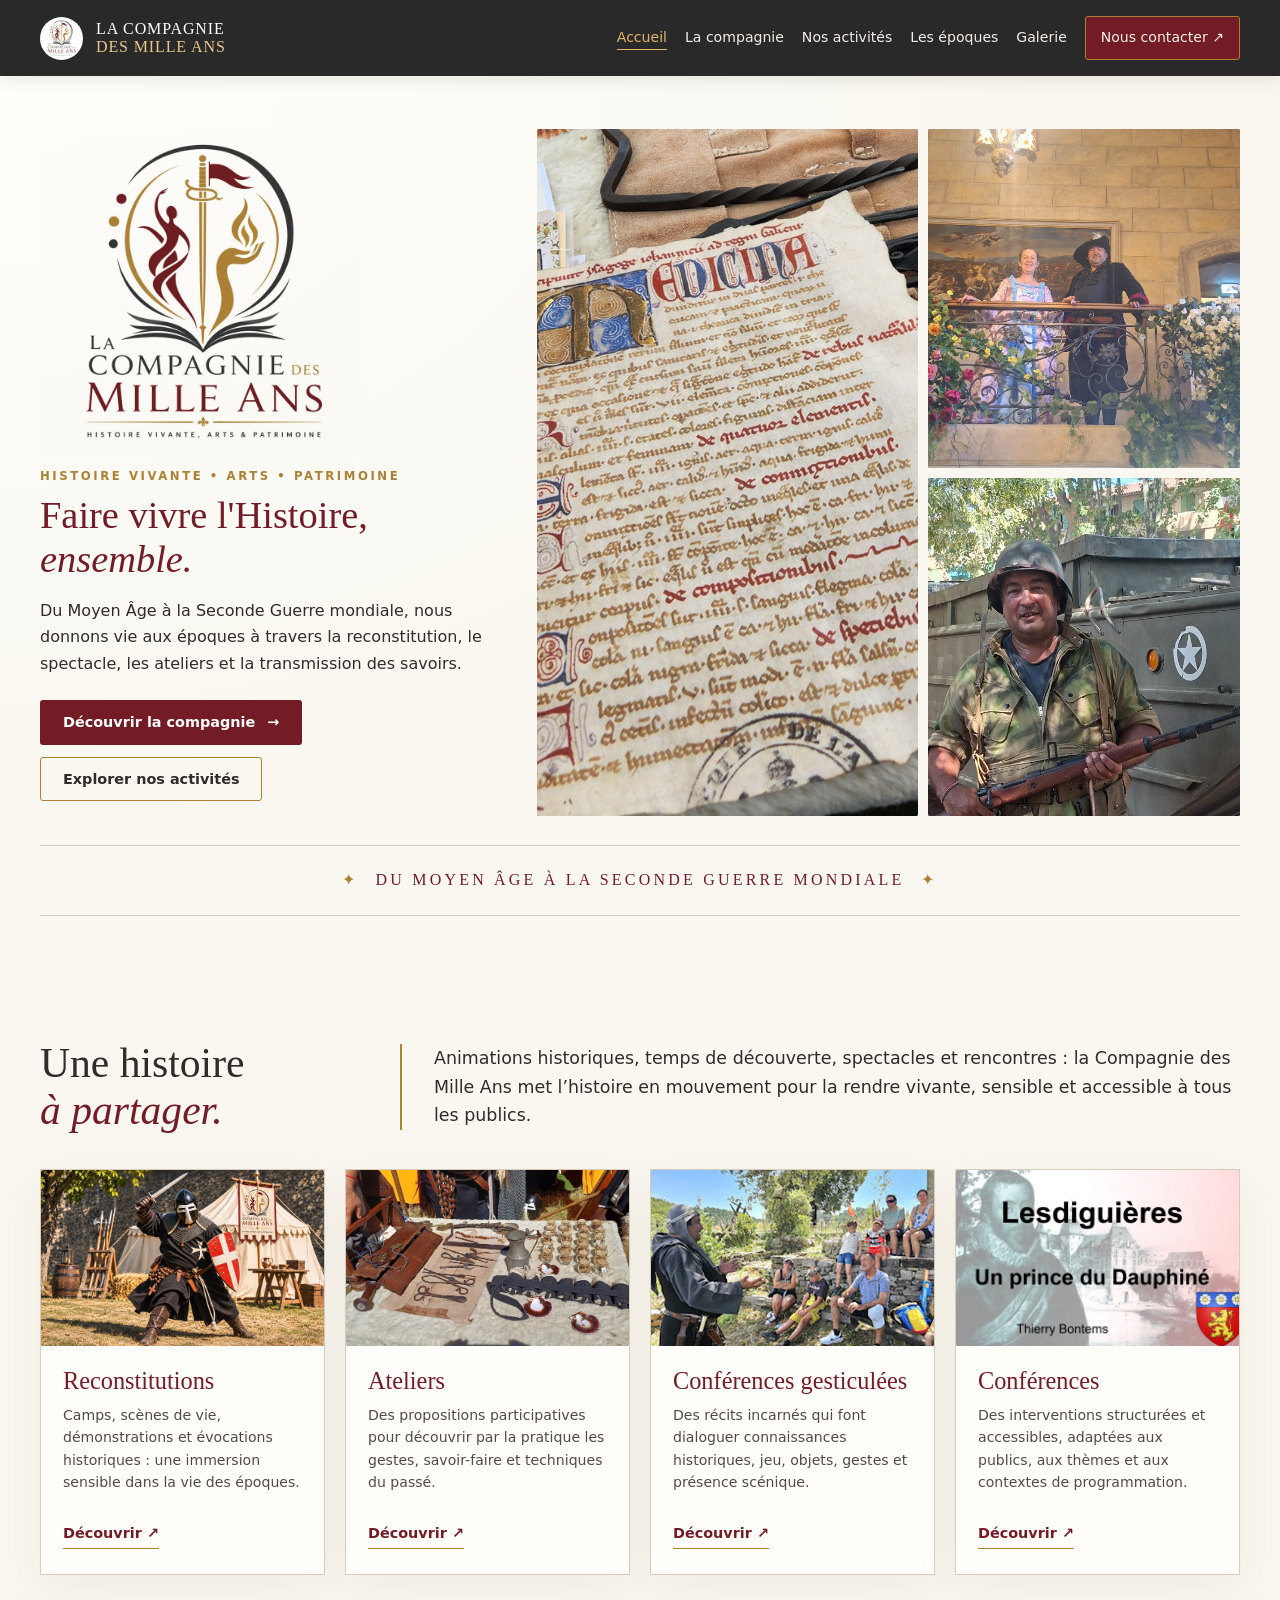
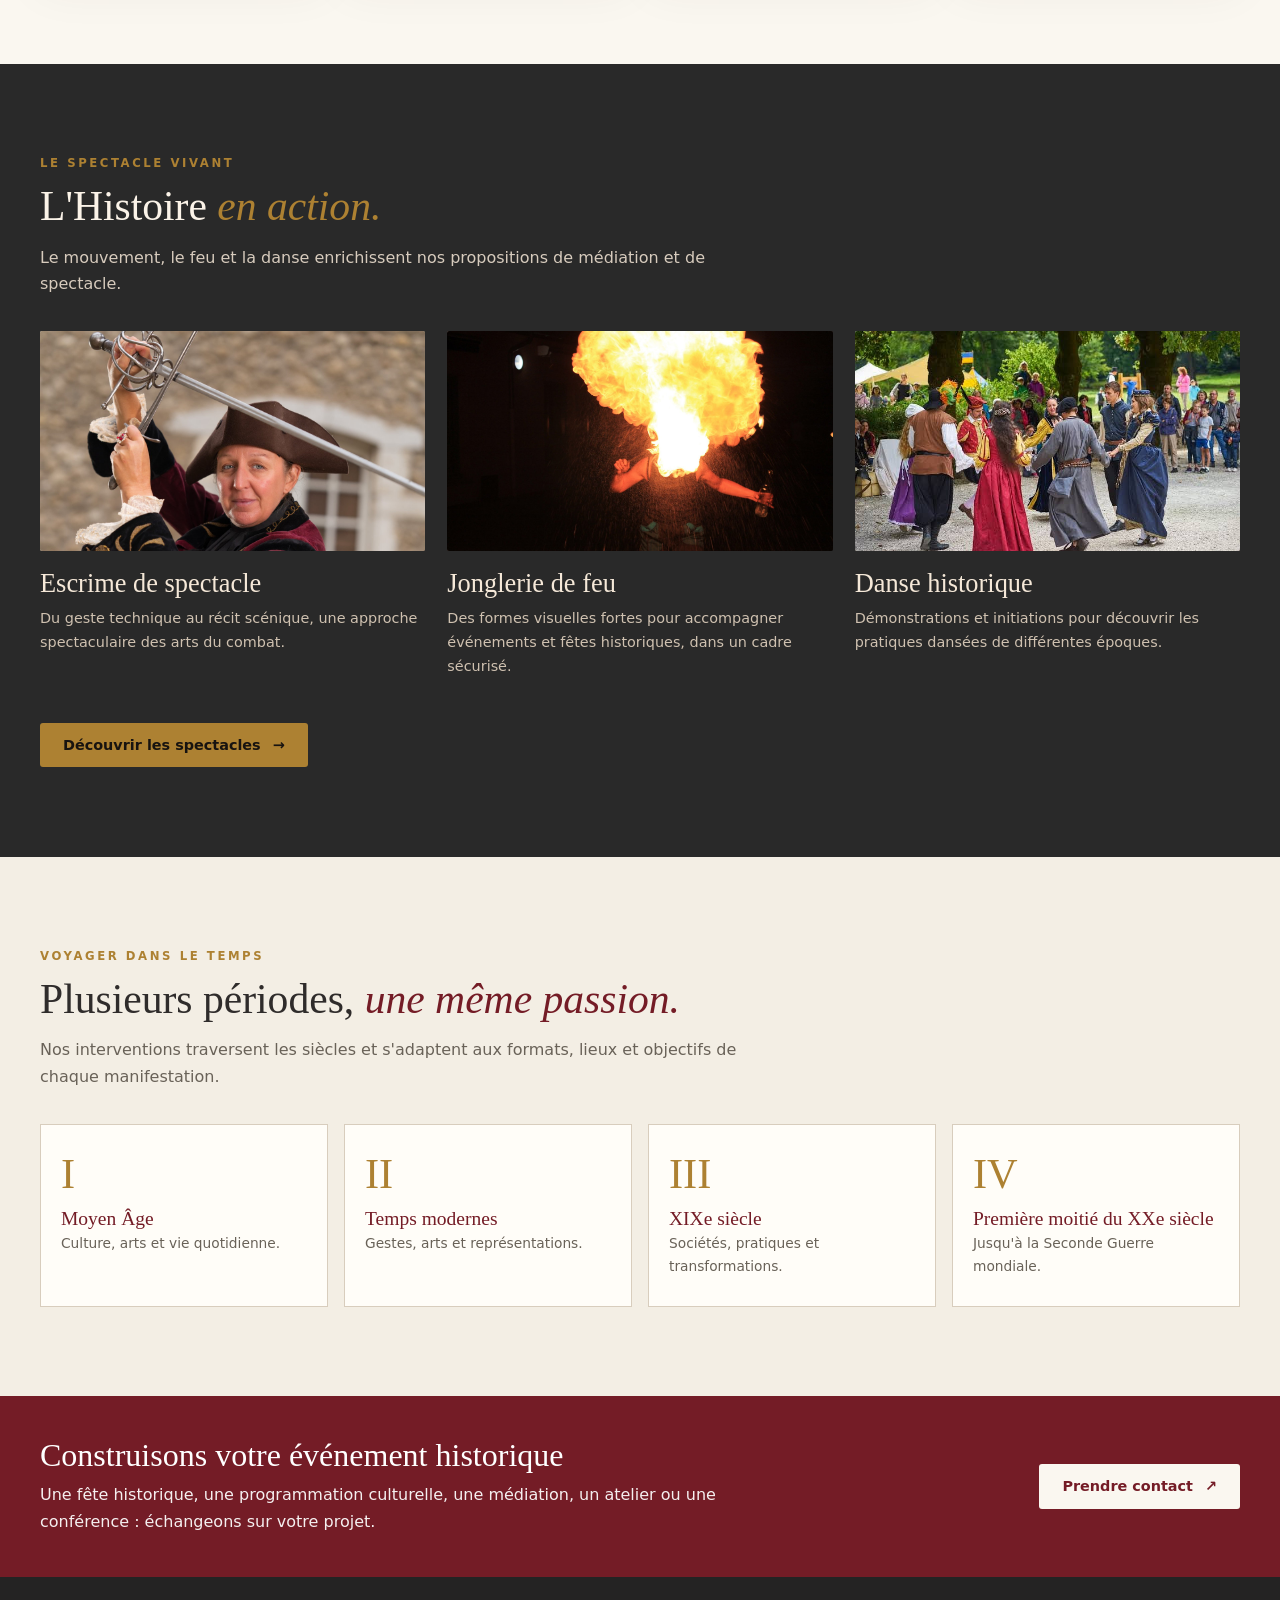
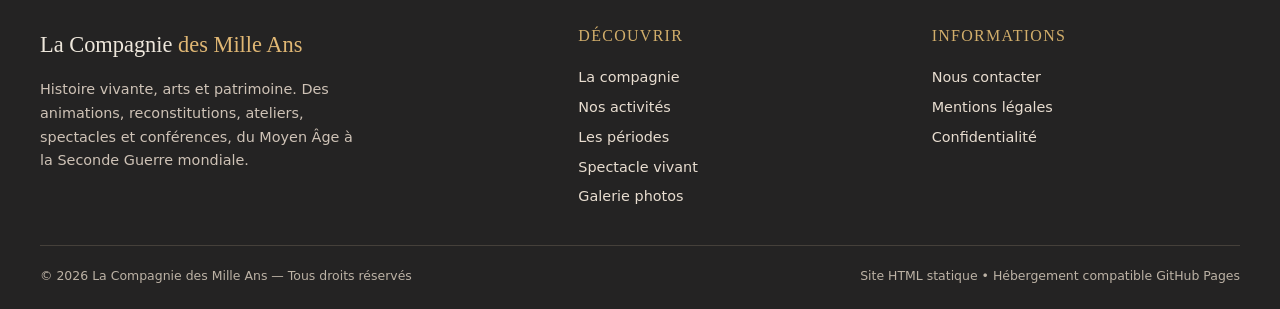
<file: index.html>
<!doctype html><html lang="fr"><head><meta charset="utf-8"><meta name="viewport" content="width=device-width,initial-scale=1">
<title>Histoire vivante, arts et patrimoine | La Compagnie des Mille Ans</title><meta name="description" content="Reconstitutions, ateliers, conférences gesticulées et spectacles historiques, du Moyen Âge à la Seconde Guerre mondiale."><meta name="theme-color" content="#292929">
<meta property="og:type" content="website"><meta property="og:site_name" content="La Compagnie des Mille Ans"><meta property="og:title" content="Histoire vivante, arts et patrimoine"><meta property="og:description" content="Reconstitutions, ateliers, conférences gesticulées et spectacles historiques, du Moyen Âge à la Seconde Guerre mondiale.">
<link rel="icon" href="assets/images/favicon.svg" type="image/svg+xml"><link rel="stylesheet" href="assets/css/styles.css">
<script defer src="assets/js/config.js"></script><script defer src="assets/js/site.js"></script></head><body><a class="skip-link" href="#contenu">Aller au contenu</a>
<header class="site-header"><div class="container header-inner">
<a href="index.html" class="brand" aria-label="La Compagnie des Mille Ans, accueil"><img class="brand-mark" src="assets/images/logo-officiel.webp" width="43" height="43" alt=""><span class="brand-title">La Compagnie <strong>des Mille Ans</strong></span></a>
<button class="menu-toggle" type="button" aria-expanded="false" aria-controls="menu-principal" aria-label="Afficher le menu">☰</button>
<nav id="menu-principal" class="main-nav" aria-label="Navigation principale"><a class="nav-link" href="index.html">Accueil</a><a class="nav-link" href="compagnie.html">La compagnie</a><a class="nav-link" href="activites.html">Nos activités</a><a class="nav-link" href="periodes.html">Les époques</a><a class="nav-link" href="galerie.html">Galerie</a><a class="nav-link nav-cta" href="contact.html">Nous contacter ↗</a></nav></div></header>
<main id="contenu"><section class="hero"><div class="container"><div class="hero-grid"><div class="hero-content"><img src="assets/images/logo-officiel.webp" class="hero-logo" alt="Logo officiel de La Compagnie des Mille Ans : histoire vivante, arts et patrimoine" width="325" height="325"><div class="eyebrow">Histoire vivante • Arts • Patrimoine</div><h1>Faire vivre l'Histoire,<br><span class="italic">ensemble.</span></h1><p>Du Moyen Âge à la Seconde Guerre mondiale, nous donnons vie aux époques à travers la reconstitution, le spectacle, les ateliers et la transmission des savoirs.</p><div class="btn-row"><a class="btn btn-primary" href="compagnie.html">Découvrir la compagnie <span aria-hidden="true">→</span></a><a class="btn btn-outline" href="activites.html">Explorer nos activités</a></div></div>
<div class="hero-photos"><div class="photo-frame " data-photo="medieval" data-alt="Moyen Âge" data-eager="true">
    <div class="placeholder" aria-label="Photographie de la compagnie"><span class="placeholder-symbol" aria-hidden="true">✦</span><strong>Moyen Âge</strong><small>Photographie de la compagnie</small></div></div><div class="photo-frame " data-photo="renaissance" data-alt="Renaissance et Temps modernes" data-eager="true">
    <div class="placeholder" aria-label="Photographie de la compagnie"><span class="placeholder-symbol" aria-hidden="true">✦</span><strong>Renaissance et Temps modernes</strong><small>Photographie de la compagnie</small></div></div><div class="photo-frame " data-photo="guerre" data-alt="Seconde Guerre mondiale" data-eager="true">
    <div class="placeholder" aria-label="Photographie de la compagnie"><span class="placeholder-symbol" aria-hidden="true">✦</span><strong>Seconde Guerre mondiale</strong><small>Photographie de la compagnie</small></div></div></div></div>
<div class="period-statement">Du Moyen Âge à la Seconde Guerre mondiale</div></div></section>
<section class="section"><div class="container"><div class="intro-row"><h2>Une histoire<br><span class="burgundy italic">à partager.</span></h2><div class="intro-copy"><p>Animations historiques, temps de découverte, spectacles et rencontres : la Compagnie des Mille Ans met l’histoire en mouvement pour la rendre vivante, sensible et accessible à tous les publics.</p></div></div><div class="cards-grid"><article class="activity-card"><div class="photo-frame " data-photo="reconstitution" data-alt="Reconstitutions" >
    <div class="placeholder" aria-label="Photographie de la compagnie"><span class="placeholder-symbol" aria-hidden="true">✦</span><strong>Reconstitutions</strong><small>Photographie de la compagnie</small></div></div><div class="activity-card-body"><h3>Reconstitutions</h3><p>Camps, scènes de vie, démonstrations et évocations historiques : une immersion sensible dans la vie des époques.</p><a class="card-link" href="reconstitutions.html" aria-label="Découvrir : Reconstitutions">Découvrir <span aria-hidden="true">↗</span></a></div></article><article class="activity-card"><div class="photo-frame " data-photo="ateliers" data-alt="Ateliers" >
    <div class="placeholder" aria-label="Photographie de la compagnie"><span class="placeholder-symbol" aria-hidden="true">✦</span><strong>Ateliers</strong><small>Photographie de la compagnie</small></div></div><div class="activity-card-body"><h3>Ateliers</h3><p>Des propositions participatives pour découvrir par la pratique les gestes, savoir-faire et techniques du passé.</p><a class="card-link" href="ateliers.html" aria-label="Découvrir : Ateliers">Découvrir <span aria-hidden="true">↗</span></a></div></article><article class="activity-card"><div class="photo-frame " data-photo="gesticulees" data-alt="Conférences gesticulées" >
    <div class="placeholder" aria-label="Photographie de la compagnie"><span class="placeholder-symbol" aria-hidden="true">✦</span><strong>Conférences gesticulées</strong><small>Photographie de la compagnie</small></div></div><div class="activity-card-body"><h3>Conférences gesticulées</h3><p>Des récits incarnés qui font dialoguer connaissances historiques, jeu, objets, gestes et présence scénique.</p><a class="card-link" href="conferences-gesticulees.html" aria-label="Découvrir : Conférences gesticulées">Découvrir <span aria-hidden="true">↗</span></a></div></article><article class="activity-card"><div class="photo-frame " data-photo="conferences" data-alt="Conférences" >
    <div class="placeholder" aria-label="Photographie de la compagnie"><span class="placeholder-symbol" aria-hidden="true">✦</span><strong>Conférences</strong><small>Photographie de la compagnie</small></div></div><div class="activity-card-body"><h3>Conférences</h3><p>Des interventions structurées et accessibles, adaptées aux publics, aux thèmes et aux contextes de programmation.</p><a class="card-link" href="conferences.html" aria-label="Découvrir : Conférences">Découvrir <span aria-hidden="true">↗</span></a></div></article></div></div></section>
<section class="section section-dark"><div class="container"><div class="section-header"><div class="eyebrow">Le spectacle vivant</div><h2>L'Histoire <span class="italic gold">en action.</span></h2><p>Le mouvement, le feu et la danse enrichissent nos propositions de médiation et de spectacle.</p></div><div class="feature-list"><article class="feature-item"><div class="photo-frame " data-photo="escrime" data-alt="Escrime de spectacle" >
    <div class="placeholder" aria-label="Photographie de la compagnie"><span class="placeholder-symbol" aria-hidden="true">✦</span><strong>Escrime de spectacle</strong><small>Photographie de la compagnie</small></div></div><h3>Escrime de spectacle</h3><p>Du geste technique au récit scénique, une approche spectaculaire des arts du combat.</p></article><article class="feature-item"><div class="photo-frame " data-photo="feu" data-alt="Jonglerie de feu" >
    <div class="placeholder" aria-label="Photographie de la compagnie"><span class="placeholder-symbol" aria-hidden="true">✦</span><strong>Jonglerie de feu</strong><small>Photographie de la compagnie</small></div></div><h3>Jonglerie de feu</h3><p>Des formes visuelles fortes pour accompagner événements et fêtes historiques, dans un cadre sécurisé.</p></article><article class="feature-item"><div class="photo-frame " data-photo="danse" data-alt="Danse historique" >
    <div class="placeholder" aria-label="Photographie de la compagnie"><span class="placeholder-symbol" aria-hidden="true">✦</span><strong>Danse historique</strong><small>Photographie de la compagnie</small></div></div><h3>Danse historique</h3><p>Démonstrations et initiations pour découvrir les pratiques dansées de différentes époques.</p></article></div><div style="margin-top:30px"><a class="btn btn-gold" href="spectacles.html">Découvrir les spectacles <span aria-hidden="true">→</span></a></div></div></section>
<section class="section section-paper"><div class="container"><div class="section-header"><div class="eyebrow">Voyager dans le temps</div><h2>Plusieurs périodes, <span class="burgundy italic">une même passion.</span></h2><p>Nos interventions traversent les siècles et s'adaptent aux formats, lieux et objectifs de chaque manifestation.</p></div><div class="era-grid"><a class="era-card" href="periodes.html#moyen-age"><div class="era-number">I</div><h3>Moyen Âge</h3><p>Culture, arts et vie quotidienne.</p></a><a class="era-card" href="periodes.html#temps-modernes"><div class="era-number">II</div><h3>Temps modernes</h3><p>Gestes, arts et représentations.</p></a><a class="era-card" href="periodes.html#xixe-siecle"><div class="era-number">III</div><h3>XIXe siècle</h3><p>Sociétés, pratiques et transformations.</p></a><a class="era-card" href="periodes.html#xxe-siecle"><div class="era-number">IV</div><h3>Première moitié du XXe siècle</h3><p>Jusqu'à la Seconde Guerre mondiale.</p></a></div></div></section><section class="cta-band"><div class="container cta-inner"><div><h2>Construisons votre événement historique</h2><p>Une fête historique, une programmation culturelle, une médiation, un atelier ou une conférence : échangeons sur votre projet.</p></div><a class="btn" href="contact.html">Prendre contact <span aria-hidden="true">↗</span></a></div></section></main><footer class="site-footer"><div class="container"><div class="footer-grid"><div>
<div class="footer-title">La Compagnie <span>des Mille Ans</span></div>
<p class="small" style="max-width:36ch;color:#cec2b6;margin-top:14px">Histoire vivante, arts et patrimoine. Des animations, reconstitutions, ateliers, spectacles et conférences, du Moyen Âge à la Seconde Guerre mondiale.</p>
</div><div class="footer-col"><h4>Découvrir</h4><a href="compagnie.html">La compagnie</a><a href="activites.html">Nos activités</a><a href="periodes.html">Les périodes</a><a href="spectacles.html">Spectacle vivant</a><a href="galerie.html">Galerie photos</a></div>
<div class="footer-col"><h4>Informations</h4><a href="contact.html">Nous contacter</a><a href="mentions-legales.html">Mentions légales</a><a href="confidentialite.html">Confidentialité</a></div></div>
<div class="footer-bottom"><span>© <span class="current-year">2026</span> La Compagnie des Mille Ans — Tous droits réservés</span><span>Site HTML statique • Hébergement compatible GitHub Pages</span></div></div></footer></body></html>
</file>
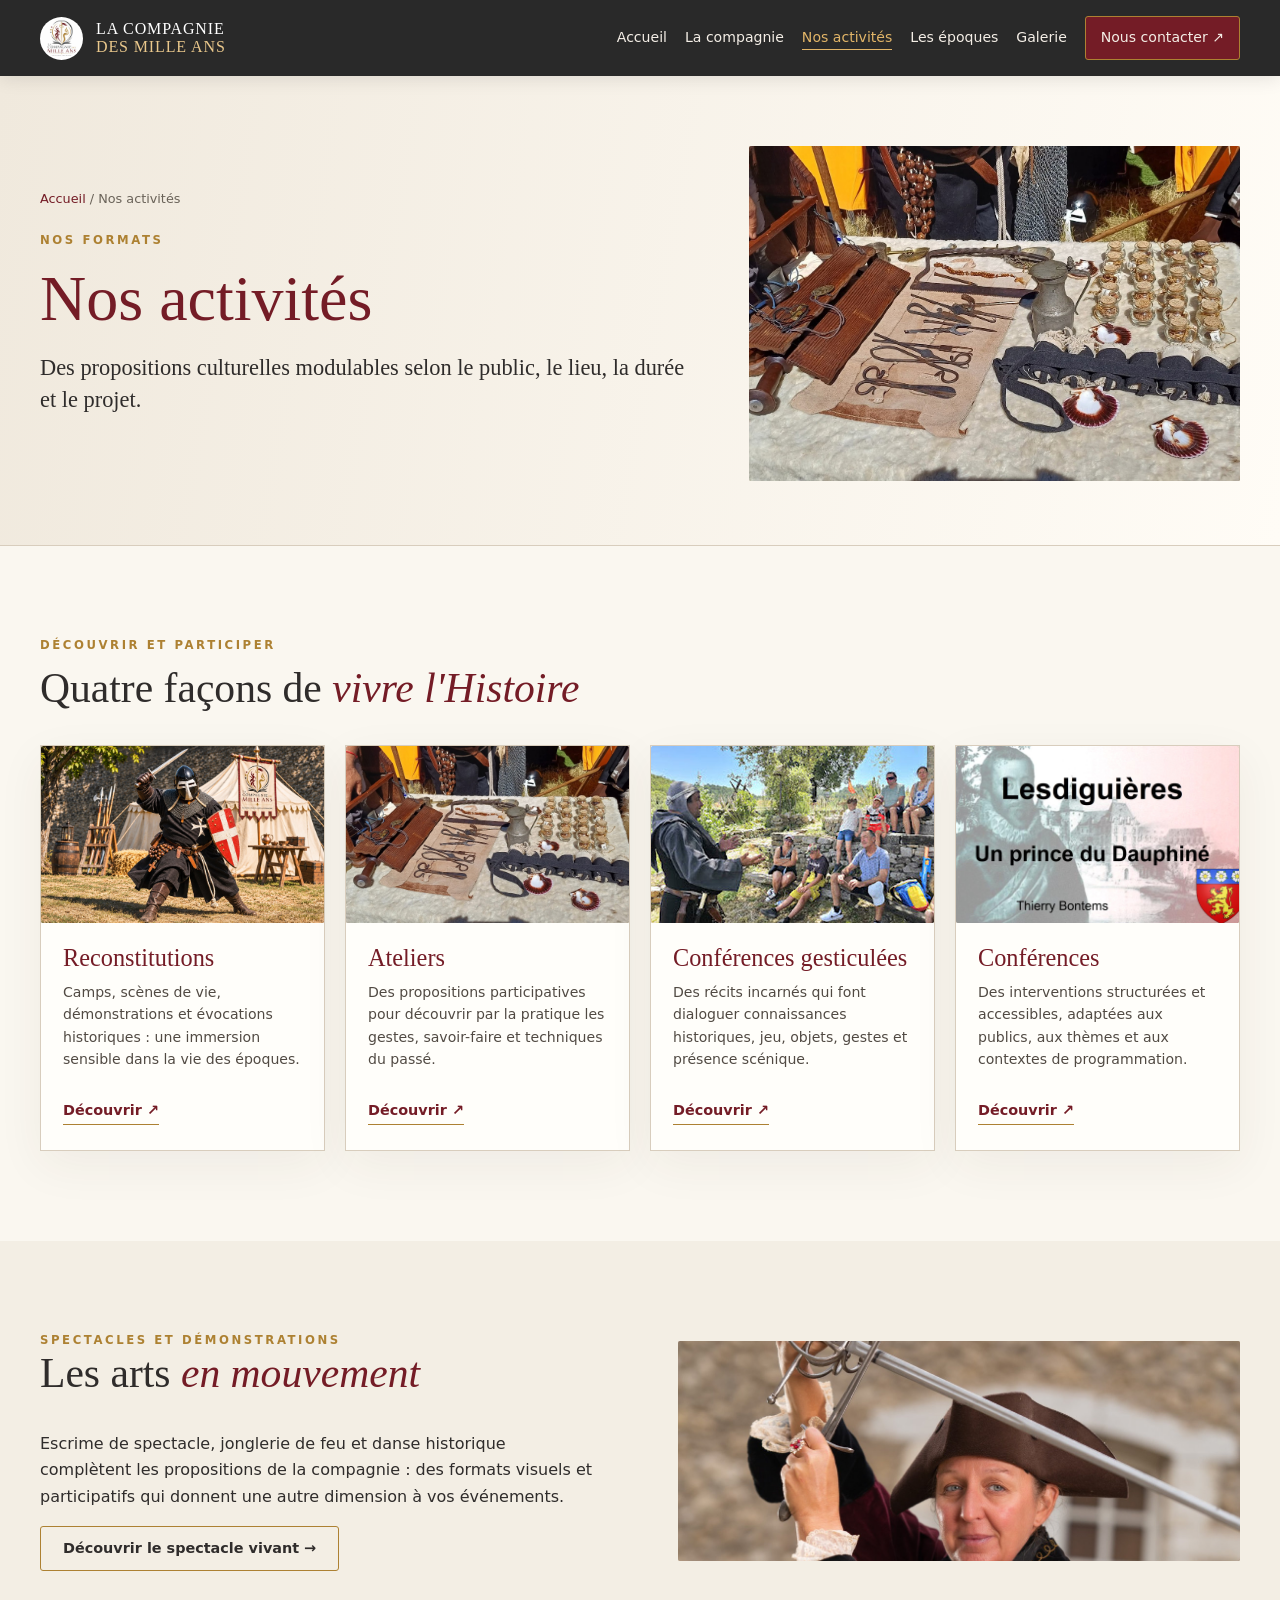
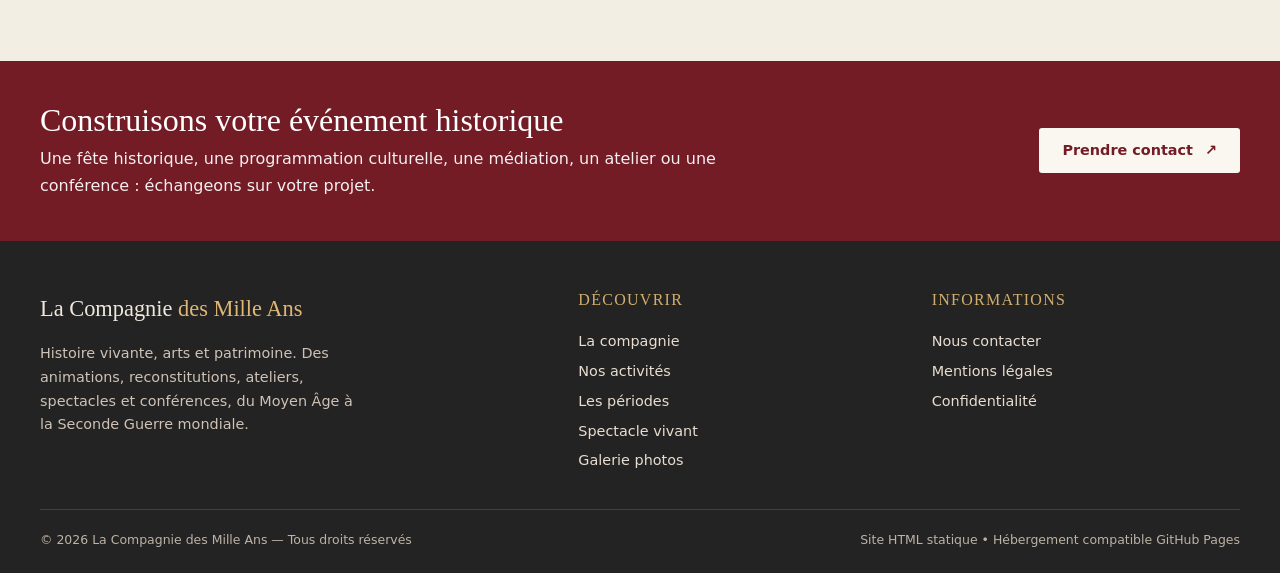
<file: activites.html>
<!doctype html><html lang="fr"><head><meta charset="utf-8"><meta name="viewport" content="width=device-width,initial-scale=1">
<title>Nos activités | La Compagnie des Mille Ans</title><meta name="description" content="Reconstitutions, ateliers, conférences gesticulées et conférences proposées par La Compagnie des Mille Ans."><meta name="theme-color" content="#292929">
<meta property="og:type" content="website"><meta property="og:site_name" content="La Compagnie des Mille Ans"><meta property="og:title" content="Nos activités"><meta property="og:description" content="Reconstitutions, ateliers, conférences gesticulées et conférences proposées par La Compagnie des Mille Ans.">
<link rel="icon" href="assets/images/favicon.svg" type="image/svg+xml"><link rel="stylesheet" href="assets/css/styles.css">
<script defer src="assets/js/config.js"></script><script defer src="assets/js/site.js"></script></head><body><a class="skip-link" href="#contenu">Aller au contenu</a>
<header class="site-header"><div class="container header-inner">
<a href="index.html" class="brand" aria-label="La Compagnie des Mille Ans, accueil"><img class="brand-mark" src="assets/images/logo-officiel.webp" width="43" height="43" alt=""><span class="brand-title">La Compagnie <strong>des Mille Ans</strong></span></a>
<button class="menu-toggle" type="button" aria-expanded="false" aria-controls="menu-principal" aria-label="Afficher le menu">☰</button>
<nav id="menu-principal" class="main-nav" aria-label="Navigation principale"><a class="nav-link" href="index.html">Accueil</a><a class="nav-link" href="compagnie.html">La compagnie</a><a class="nav-link" href="activites.html">Nos activités</a><a class="nav-link" href="periodes.html">Les époques</a><a class="nav-link" href="galerie.html">Galerie</a><a class="nav-link nav-cta" href="contact.html">Nous contacter ↗</a></nav></div></header>
<main id="contenu"><section class="page-banner"><div class="container page-banner-grid"><div><div class="breadcrumb"><a href="index.html">Accueil</a> / Nos activités</div><div class="eyebrow" style="margin-top:22px">Nos formats</div><h1>Nos activités</h1><p class="lead">Des propositions culturelles modulables selon le public, le lieu, la durée et le projet.</p></div><div class="photo-frame " data-photo="ateliers" data-alt="Atelier historique" >
    <div class="placeholder" aria-label="Photographie de la compagnie"><span class="placeholder-symbol" aria-hidden="true">✦</span><strong>Atelier historique</strong><small>Photographie de la compagnie</small></div></div></div></section><section class="section"><div class="container"><div class="section-header"><div class="eyebrow">Découvrir et participer</div><h2>Quatre façons de <span class="burgundy italic">vivre l'Histoire</span></h2></div><div class="cards-grid"><article class="activity-card"><div class="photo-frame " data-photo="reconstitution" data-alt="Reconstitutions" >
    <div class="placeholder" aria-label="Photographie de la compagnie"><span class="placeholder-symbol" aria-hidden="true">✦</span><strong>Reconstitutions</strong><small>Photographie de la compagnie</small></div></div><div class="activity-card-body"><h3>Reconstitutions</h3><p>Camps, scènes de vie, démonstrations et évocations historiques : une immersion sensible dans la vie des époques.</p><a class="card-link" href="reconstitutions.html" aria-label="Découvrir : Reconstitutions">Découvrir <span aria-hidden="true">↗</span></a></div></article><article class="activity-card"><div class="photo-frame " data-photo="ateliers" data-alt="Ateliers" >
    <div class="placeholder" aria-label="Photographie de la compagnie"><span class="placeholder-symbol" aria-hidden="true">✦</span><strong>Ateliers</strong><small>Photographie de la compagnie</small></div></div><div class="activity-card-body"><h3>Ateliers</h3><p>Des propositions participatives pour découvrir par la pratique les gestes, savoir-faire et techniques du passé.</p><a class="card-link" href="ateliers.html" aria-label="Découvrir : Ateliers">Découvrir <span aria-hidden="true">↗</span></a></div></article><article class="activity-card"><div class="photo-frame " data-photo="gesticulees" data-alt="Conférences gesticulées" >
    <div class="placeholder" aria-label="Photographie de la compagnie"><span class="placeholder-symbol" aria-hidden="true">✦</span><strong>Conférences gesticulées</strong><small>Photographie de la compagnie</small></div></div><div class="activity-card-body"><h3>Conférences gesticulées</h3><p>Des récits incarnés qui font dialoguer connaissances historiques, jeu, objets, gestes et présence scénique.</p><a class="card-link" href="conferences-gesticulees.html" aria-label="Découvrir : Conférences gesticulées">Découvrir <span aria-hidden="true">↗</span></a></div></article><article class="activity-card"><div class="photo-frame " data-photo="conferences" data-alt="Conférences" >
    <div class="placeholder" aria-label="Photographie de la compagnie"><span class="placeholder-symbol" aria-hidden="true">✦</span><strong>Conférences</strong><small>Photographie de la compagnie</small></div></div><div class="activity-card-body"><h3>Conférences</h3><p>Des interventions structurées et accessibles, adaptées aux publics, aux thèmes et aux contextes de programmation.</p><a class="card-link" href="conferences.html" aria-label="Découvrir : Conférences">Découvrir <span aria-hidden="true">↗</span></a></div></article></div></div></section>
<section class="section section-paper"><div class="container split"><div><div class="eyebrow">Spectacles et démonstrations</div><h2>Les arts <span class="burgundy italic">en mouvement</span></h2><p>Escrime de spectacle, jonglerie de feu et danse historique complètent les propositions de la compagnie : des formats visuels et participatifs qui donnent une autre dimension à vos événements.</p><a class="btn btn-outline" href="spectacles.html">Découvrir le spectacle vivant →</a></div><div class="photo-frame " data-photo="escrime" data-alt="Escrime de spectacle" >
    <div class="placeholder" aria-label="Photographie de la compagnie"><span class="placeholder-symbol" aria-hidden="true">✦</span><strong>Escrime de spectacle</strong><small>Photographie de la compagnie</small></div></div></div></section><section class="cta-band"><div class="container cta-inner"><div><h2>Construisons votre événement historique</h2><p>Une fête historique, une programmation culturelle, une médiation, un atelier ou une conférence : échangeons sur votre projet.</p></div><a class="btn" href="contact.html">Prendre contact <span aria-hidden="true">↗</span></a></div></section></main><footer class="site-footer"><div class="container"><div class="footer-grid"><div>
<div class="footer-title">La Compagnie <span>des Mille Ans</span></div>
<p class="small" style="max-width:36ch;color:#cec2b6;margin-top:14px">Histoire vivante, arts et patrimoine. Des animations, reconstitutions, ateliers, spectacles et conférences, du Moyen Âge à la Seconde Guerre mondiale.</p>
</div><div class="footer-col"><h4>Découvrir</h4><a href="compagnie.html">La compagnie</a><a href="activites.html">Nos activités</a><a href="periodes.html">Les périodes</a><a href="spectacles.html">Spectacle vivant</a><a href="galerie.html">Galerie photos</a></div>
<div class="footer-col"><h4>Informations</h4><a href="contact.html">Nous contacter</a><a href="mentions-legales.html">Mentions légales</a><a href="confidentialite.html">Confidentialité</a></div></div>
<div class="footer-bottom"><span>© <span class="current-year">2026</span> La Compagnie des Mille Ans — Tous droits réservés</span><span>Site HTML statique • Hébergement compatible GitHub Pages</span></div></div></footer></body></html>
</file>
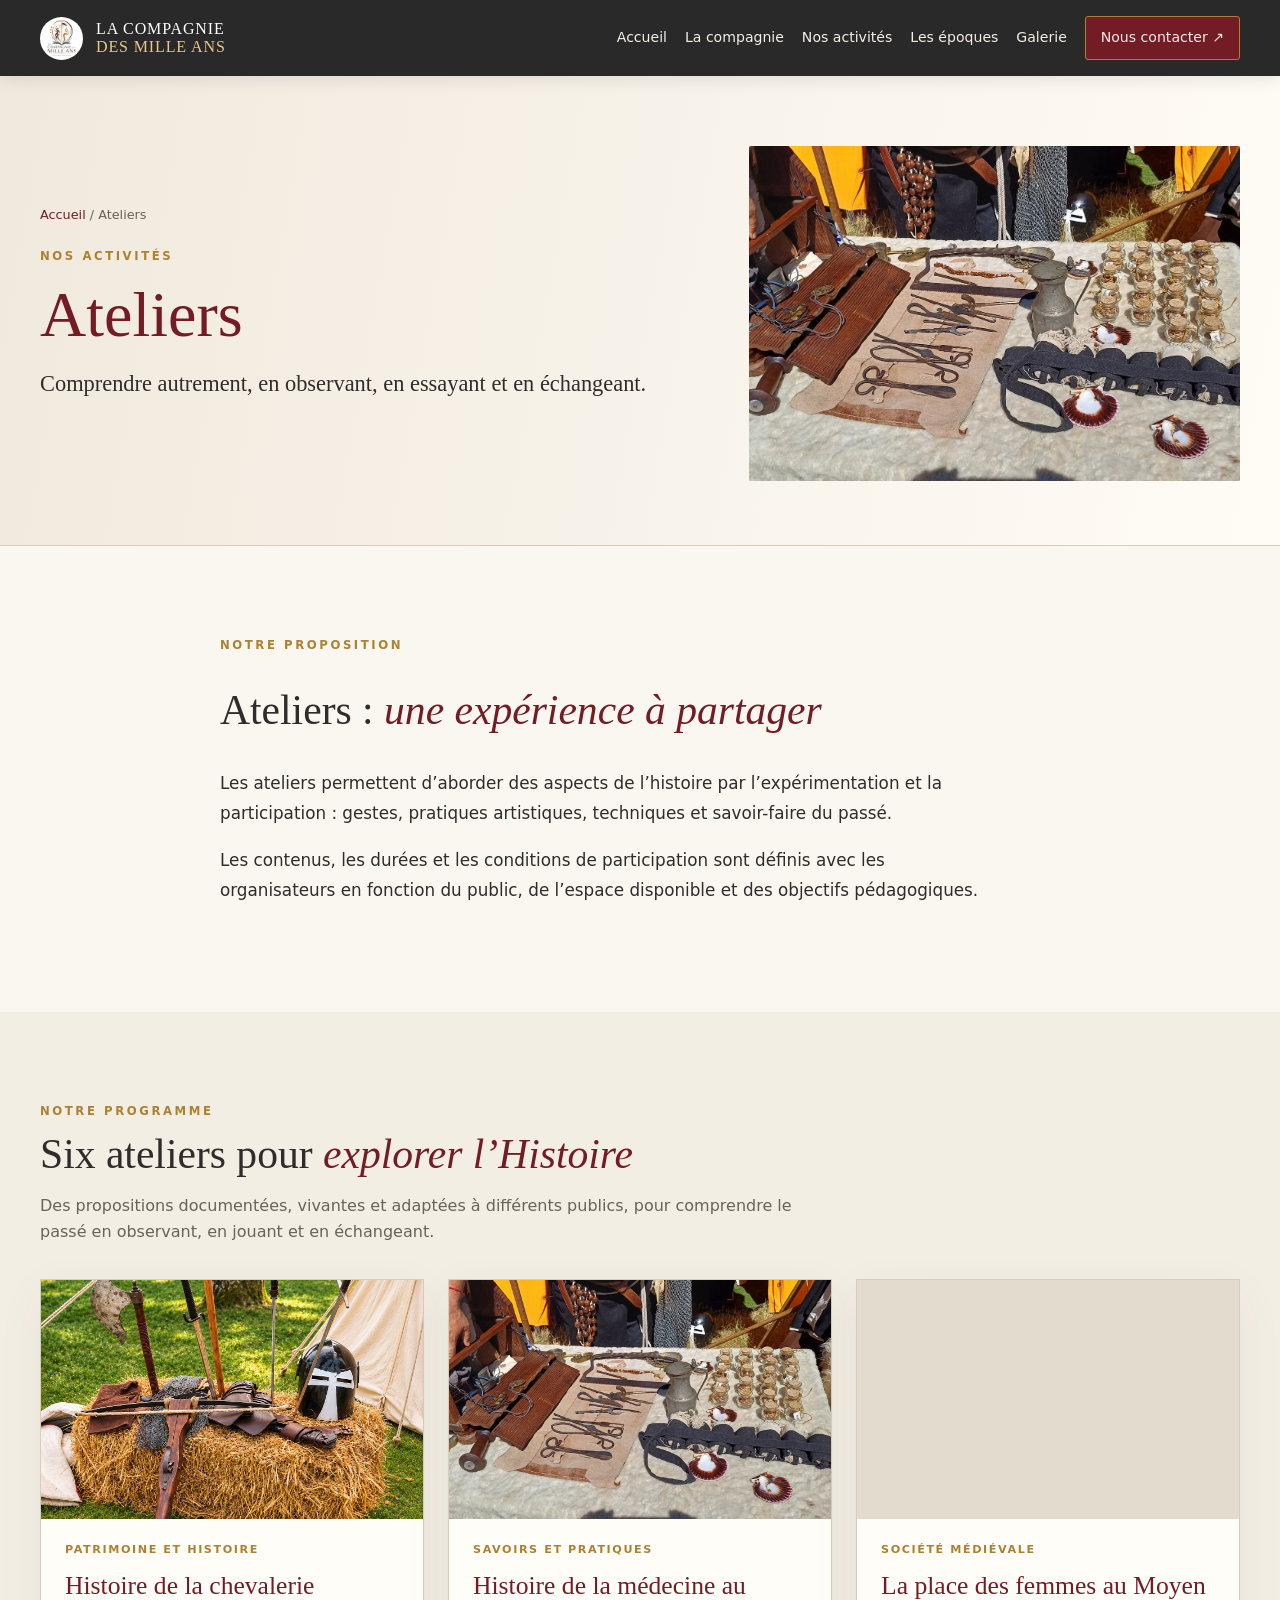
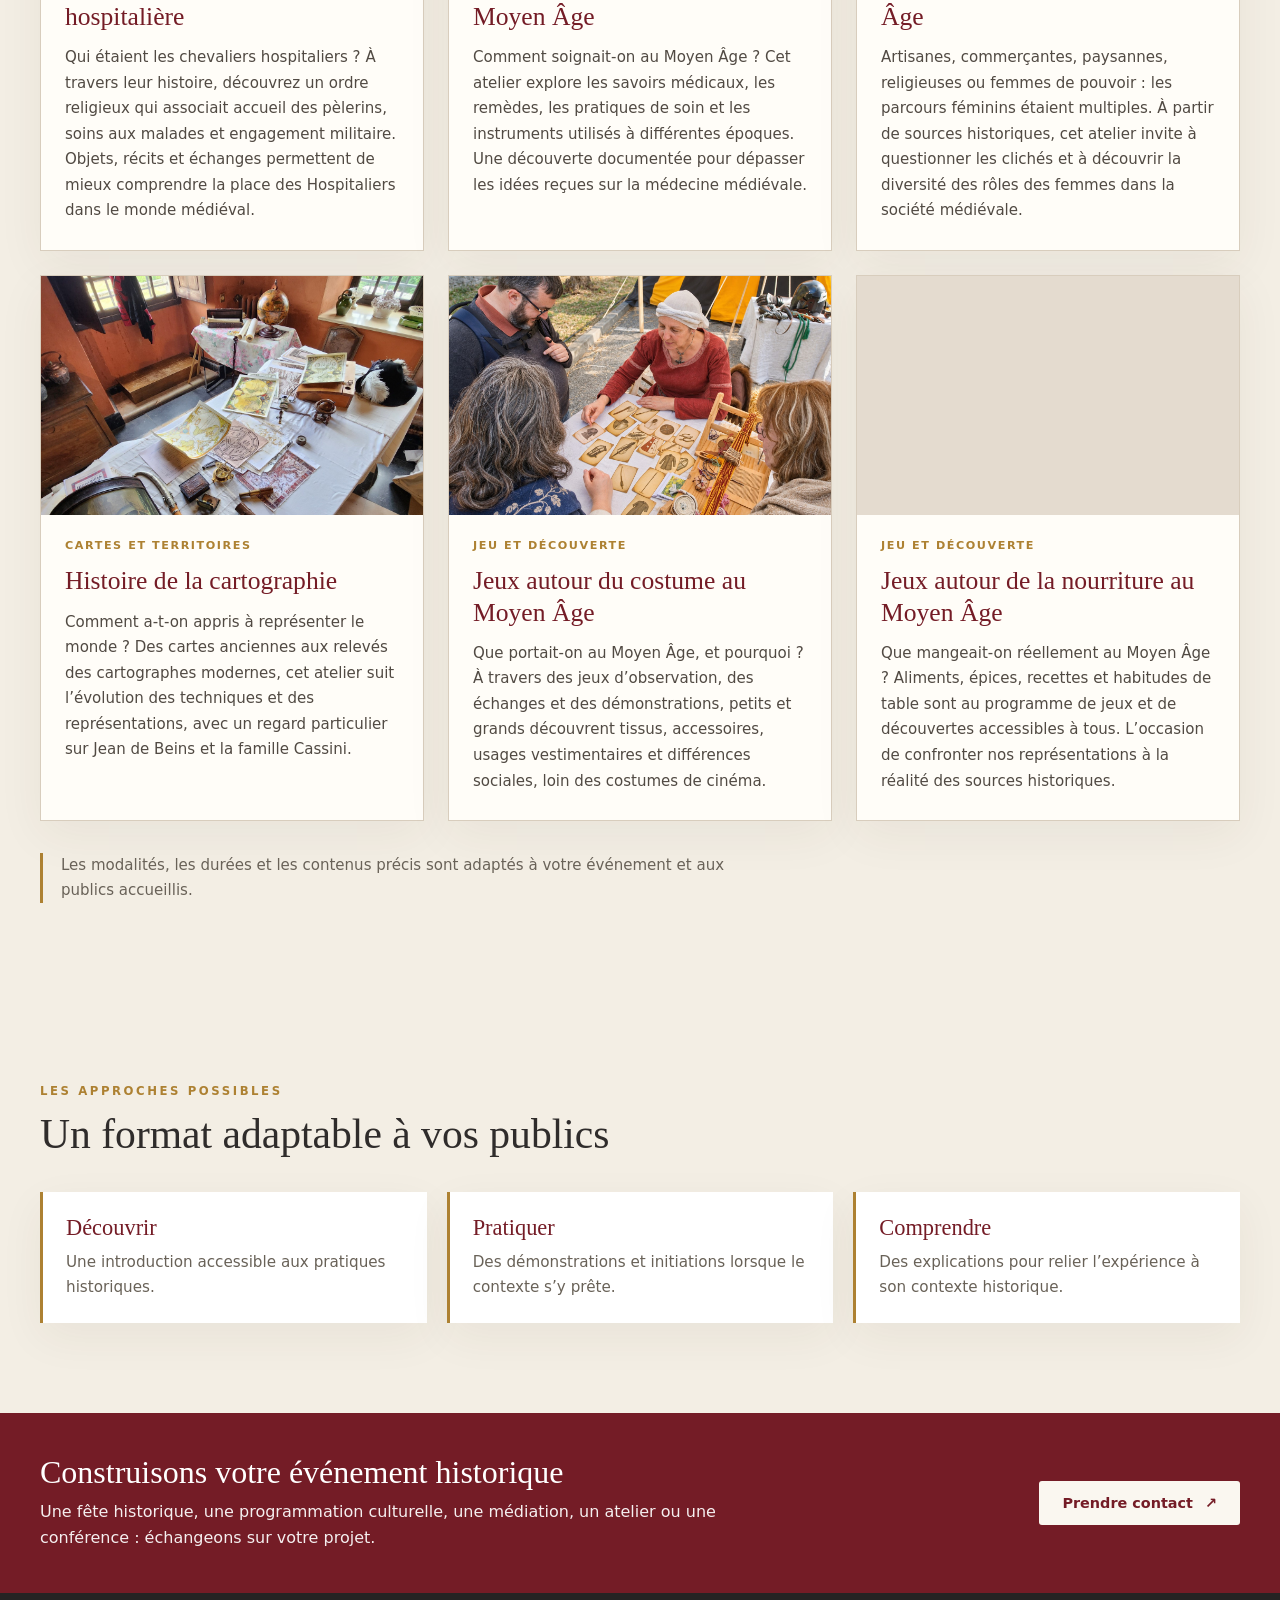
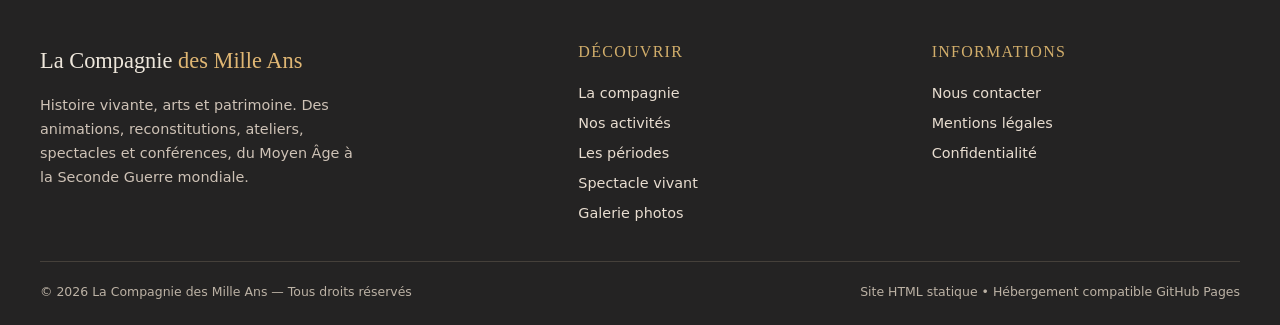
<file: ateliers.html>
<!doctype html><html lang="fr"><head><meta charset="utf-8"><meta name="viewport" content="width=device-width,initial-scale=1">
<title>Ateliers | La Compagnie des Mille Ans</title><meta name="description" content="Ateliers historiques participatifs pour différents publics."><meta name="theme-color" content="#292929">
<meta property="og:type" content="website"><meta property="og:site_name" content="La Compagnie des Mille Ans"><meta property="og:title" content="Ateliers"><meta property="og:description" content="Ateliers historiques participatifs pour différents publics.">
<link rel="icon" href="assets/images/favicon.svg" type="image/svg+xml"><link rel="stylesheet" href="assets/css/styles.css"><link rel="stylesheet" href="assets/css/ateliers.css">
<script defer src="assets/js/config.js"></script><script defer src="assets/js/site.js"></script></head><body><a class="skip-link" href="#contenu">Aller au contenu</a>
<header class="site-header"><div class="container header-inner">
<a href="index.html" class="brand" aria-label="La Compagnie des Mille Ans, accueil"><img class="brand-mark" src="assets/images/logo-officiel.webp" width="43" height="43" alt=""><span class="brand-title">La Compagnie <strong>des Mille Ans</strong></span></a>
<button class="menu-toggle" type="button" aria-expanded="false" aria-controls="menu-principal" aria-label="Afficher le menu">☰</button>
<nav id="menu-principal" class="main-nav" aria-label="Navigation principale"><a class="nav-link" href="index.html">Accueil</a><a class="nav-link" href="compagnie.html">La compagnie</a><a class="nav-link" href="activites.html">Nos activités</a><a class="nav-link" href="periodes.html">Les époques</a><a class="nav-link" href="galerie.html">Galerie</a><a class="nav-link nav-cta" href="contact.html">Nous contacter ↗</a></nav></div></header>
<main id="contenu"><section class="page-banner"><div class="container page-banner-grid"><div><div class="breadcrumb"><a href="index.html">Accueil</a> / Ateliers</div><div class="eyebrow" style="margin-top:22px">Nos activités</div><h1>Ateliers</h1><p class="lead">Comprendre autrement, en observant, en essayant et en échangeant.</p></div><div class="photo-frame " data-photo="ateliers" data-alt="Atelier et savoir-faire" >
    <div class="placeholder" aria-label="Photographie de la compagnie"><span class="placeholder-symbol" aria-hidden="true">✦</span><strong>Atelier et savoir-faire</strong><small>Photographie de la compagnie</small></div></div></div></section><section class="section"><div class="narrow prose"><div class="eyebrow">Notre proposition</div><h2>Ateliers : <span class="burgundy italic">une expérience à partager</span></h2><p>Les ateliers permettent d’aborder des aspects de l’histoire par l’expérimentation et la participation : gestes, pratiques artistiques, techniques et savoir-faire du passé.</p><p>Les contenus, les durées et les conditions de participation sont définis avec les organisateurs en fonction du public, de l’espace disponible et des objectifs pédagogiques.</p></div></section>
<section class="section section-paper atelier-sujets-section" id="nos-ateliers" aria-labelledby="nos-ateliers-titre">
  <div class="container">
    <div class="section-header atelier-sujets-heading">
      <div class="eyebrow">Notre programme</div>
      <h2 id="nos-ateliers-titre">Six ateliers pour <span class="burgundy italic">explorer l’Histoire</span></h2>
      <p>Des propositions documentées, vivantes et adaptées à différents publics, pour comprendre le passé en observant, en jouant et en échangeant.</p>
    </div>
    <div class="atelier-topics-grid">
      <article class="atelier-topic-card">
        <img class="atelier-topic-image" src="assets/photos/atelier-chevalerie.jpg" alt="Reconstitution médiévale et présentation d’objets historiques" width="526" height="329" loading="lazy" decoding="async">
        <div class="atelier-topic-body">
          <span class="atelier-topic-kicker">Patrimoine et histoire</span>
          <h3>Histoire de la chevalerie hospitalière</h3>
          <p>Qui étaient les chevaliers hospitaliers ? À travers leur histoire, découvrez un ordre religieux qui associait accueil des pèlerins, soins aux malades et engagement militaire. Objets, récits et échanges permettent de mieux comprendre la place des Hospitaliers dans le monde médiéval.</p>
        </div>
      </article>
      <article class="atelier-topic-card">
        <img class="atelier-topic-image" src="assets/photos/atelier-medecine.jpg" alt="Instruments et objets présentés lors d’un atelier historique" width="1200" height="750" loading="lazy" decoding="async">
        <div class="atelier-topic-body">
          <span class="atelier-topic-kicker">Savoirs et pratiques</span>
          <h3>Histoire de la médecine au Moyen Âge</h3>
          <p>Comment soignait-on au Moyen Âge ? Cet atelier explore les savoirs médicaux, les remèdes, les pratiques de soin et les instruments utilisés à différentes époques. Une découverte documentée pour dépasser les idées reçues sur la médecine médiévale.</p>
        </div>
      </article>
      <article class="atelier-topic-card">
        <img class="atelier-topic-image" src="assets/photos/atelier-femmes.jpg" alt="Deux reconstitutrices vêtues de costumes historiques" width="1200" height="750" loading="lazy" decoding="async">
        <div class="atelier-topic-body">
          <span class="atelier-topic-kicker">Société médiévale</span>
          <h3>La place des femmes au Moyen Âge</h3>
          <p>Artisanes, commerçantes, paysannes, religieuses ou femmes de pouvoir : les parcours féminins étaient multiples. À partir de sources historiques, cet atelier invite à questionner les clichés et à découvrir la diversité des rôles des femmes dans la société médiévale.</p>
        </div>
      </article>
      <article class="atelier-topic-card">
        <img class="atelier-topic-image" src="assets/photos/atelier-cartographie.jpg" alt="Démonstration de cartographie historique autour de cartes anciennes" width="1200" height="750" loading="lazy" decoding="async">
        <div class="atelier-topic-body">
          <span class="atelier-topic-kicker">Cartes et territoires</span>
          <h3>Histoire de la cartographie</h3>
          <p>Comment a-t-on appris à représenter le monde ? Des cartes anciennes aux relevés des cartographes modernes, cet atelier suit l’évolution des techniques et des représentations, avec un regard particulier sur Jean de Beins et la famille Cassini.</p>
        </div>
      </article>
      <article class="atelier-topic-card">
        <img class="atelier-topic-image" src="assets/photos/atelier-costume.jpg" alt="Costume historique présenté dans un décor patrimonial" width="1200" height="750" loading="lazy" decoding="async">
        <div class="atelier-topic-body">
          <span class="atelier-topic-kicker">Jeu et découverte</span>
          <h3>Jeux autour du costume au Moyen Âge</h3>
          <p>Que portait-on au Moyen Âge, et pourquoi ? À travers des jeux d’observation, des échanges et des démonstrations, petits et grands découvrent tissus, accessoires, usages vestimentaires et différences sociales, loin des costumes de cinéma.</p>
        </div>
      </article>
      <article class="atelier-topic-card">
        <img class="atelier-topic-image" src="assets/photos/atelier-nourriture.jpg" alt="Démonstration de cuisine historique avec aliments et ustensiles" width="1200" height="750" loading="lazy" decoding="async">
        <div class="atelier-topic-body">
          <span class="atelier-topic-kicker">Jeu et découverte</span>
          <h3>Jeux autour de la nourriture au Moyen Âge</h3>
          <p>Que mangeait-on réellement au Moyen Âge ? Aliments, épices, recettes et habitudes de table sont au programme de jeux et de découvertes accessibles à tous. L’occasion de confronter nos représentations à la réalité des sources historiques.</p>
        </div>
      </article>
    </div>
    <p class="atelier-sujets-note">Les modalités, les durées et les contenus précis sont adaptés à votre événement et aux publics accueillis.</p>
  </div>
</section>
<section class="section section-paper"><div class="container"><div class="section-header"><div class="eyebrow">Les approches possibles</div><h2>Un format adaptable à vos publics</h2></div><div class="info-grid"><div class="info-panel"><h3>Découvrir</h3><p>Une introduction accessible aux pratiques historiques.</p></div><div class="info-panel"><h3>Pratiquer</h3><p>Des démonstrations et initiations lorsque le contexte s’y prête.</p></div><div class="info-panel"><h3>Comprendre</h3><p>Des explications pour relier l’expérience à son contexte historique.</p></div></div></div></section><section class="cta-band"><div class="container cta-inner"><div><h2>Construisons votre événement historique</h2><p>Une fête historique, une programmation culturelle, une médiation, un atelier ou une conférence : échangeons sur votre projet.</p></div><a class="btn" href="contact.html">Prendre contact <span aria-hidden="true">↗</span></a></div></section></main><footer class="site-footer"><div class="container"><div class="footer-grid"><div>
<div class="footer-title">La Compagnie <span>des Mille Ans</span></div>
<p class="small" style="max-width:36ch;color:#cec2b6;margin-top:14px">Histoire vivante, arts et patrimoine. Des animations, reconstitutions, ateliers, spectacles et conférences, du Moyen Âge à la Seconde Guerre mondiale.</p>
</div><div class="footer-col"><h4>Découvrir</h4><a href="compagnie.html">La compagnie</a><a href="activites.html">Nos activités</a><a href="periodes.html">Les périodes</a><a href="spectacles.html">Spectacle vivant</a><a href="galerie.html">Galerie photos</a></div>
<div class="footer-col"><h4>Informations</h4><a href="contact.html">Nous contacter</a><a href="mentions-legales.html">Mentions légales</a><a href="confidentialite.html">Confidentialité</a></div></div>
<div class="footer-bottom"><span>© <span class="current-year">2026</span> La Compagnie des Mille Ans — Tous droits réservés</span><span>Site HTML statique • Hébergement compatible GitHub Pages</span></div></div></footer></body></html>
</file>
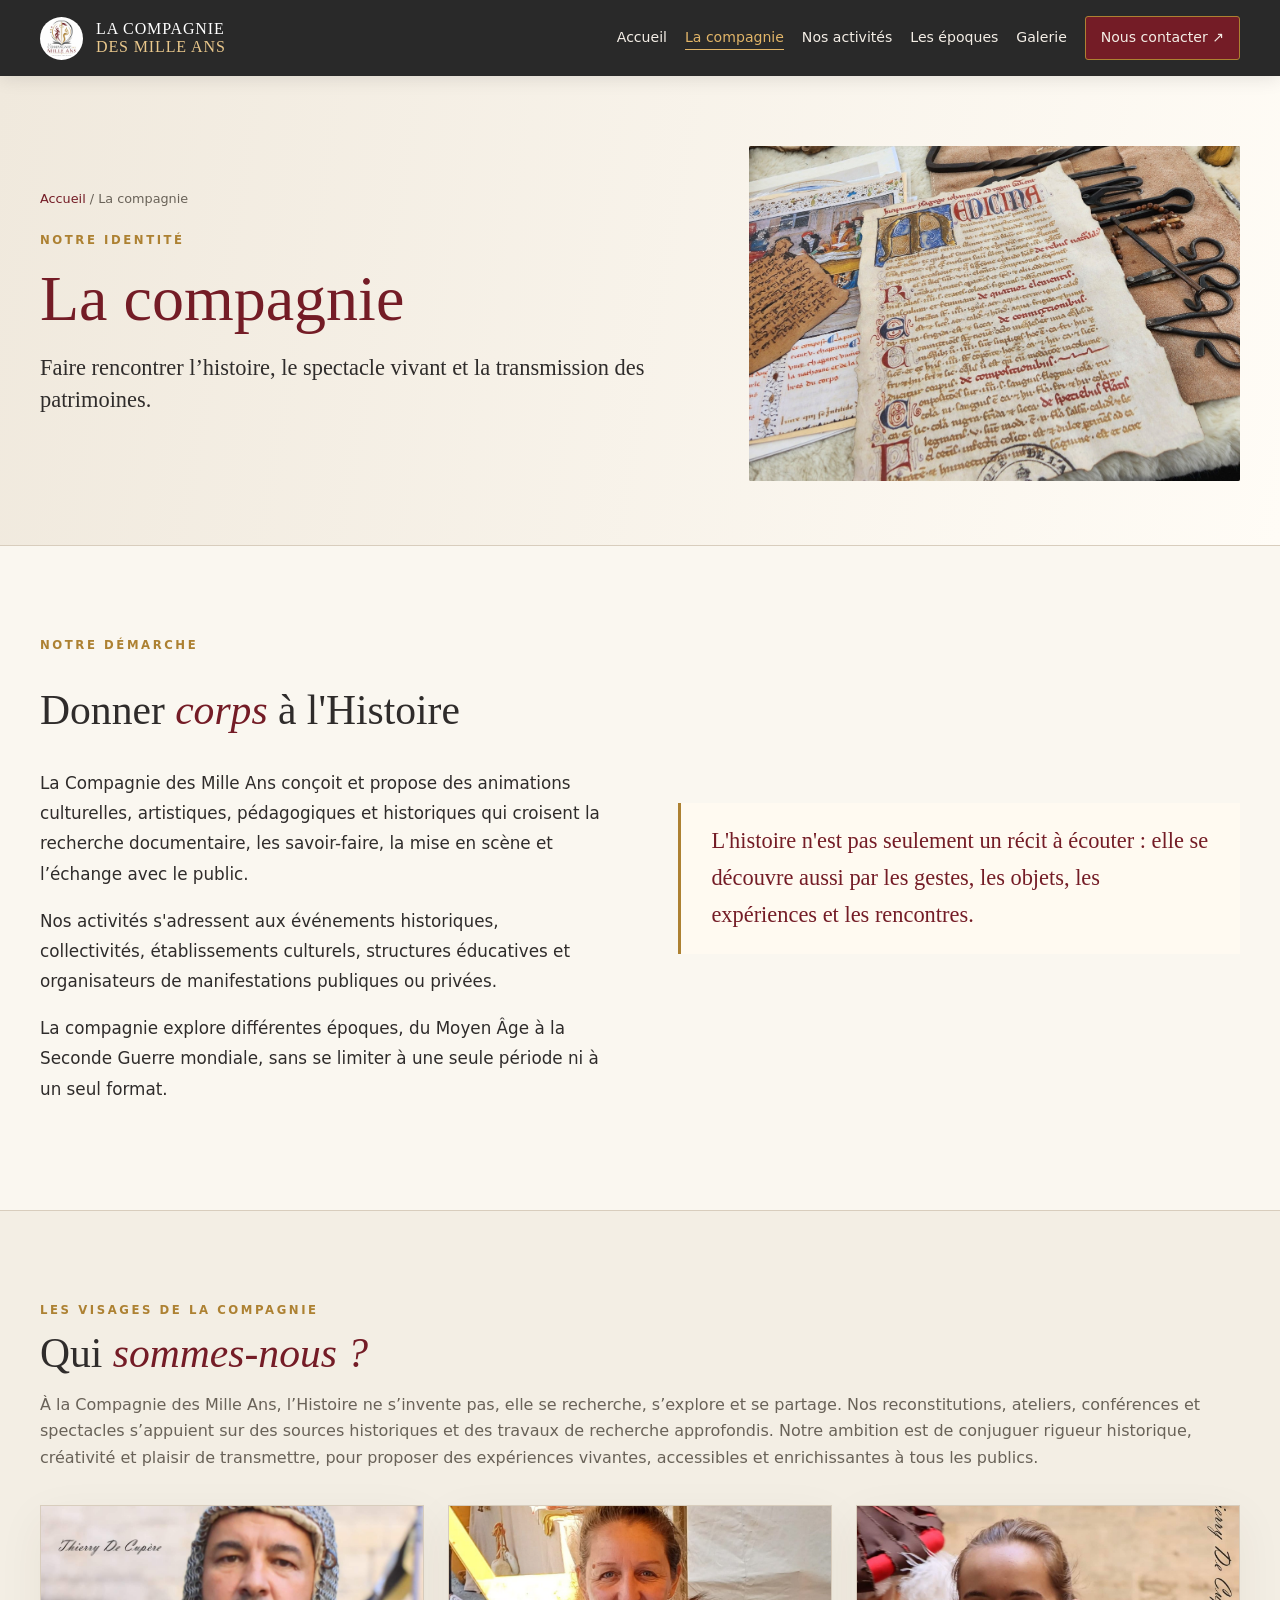
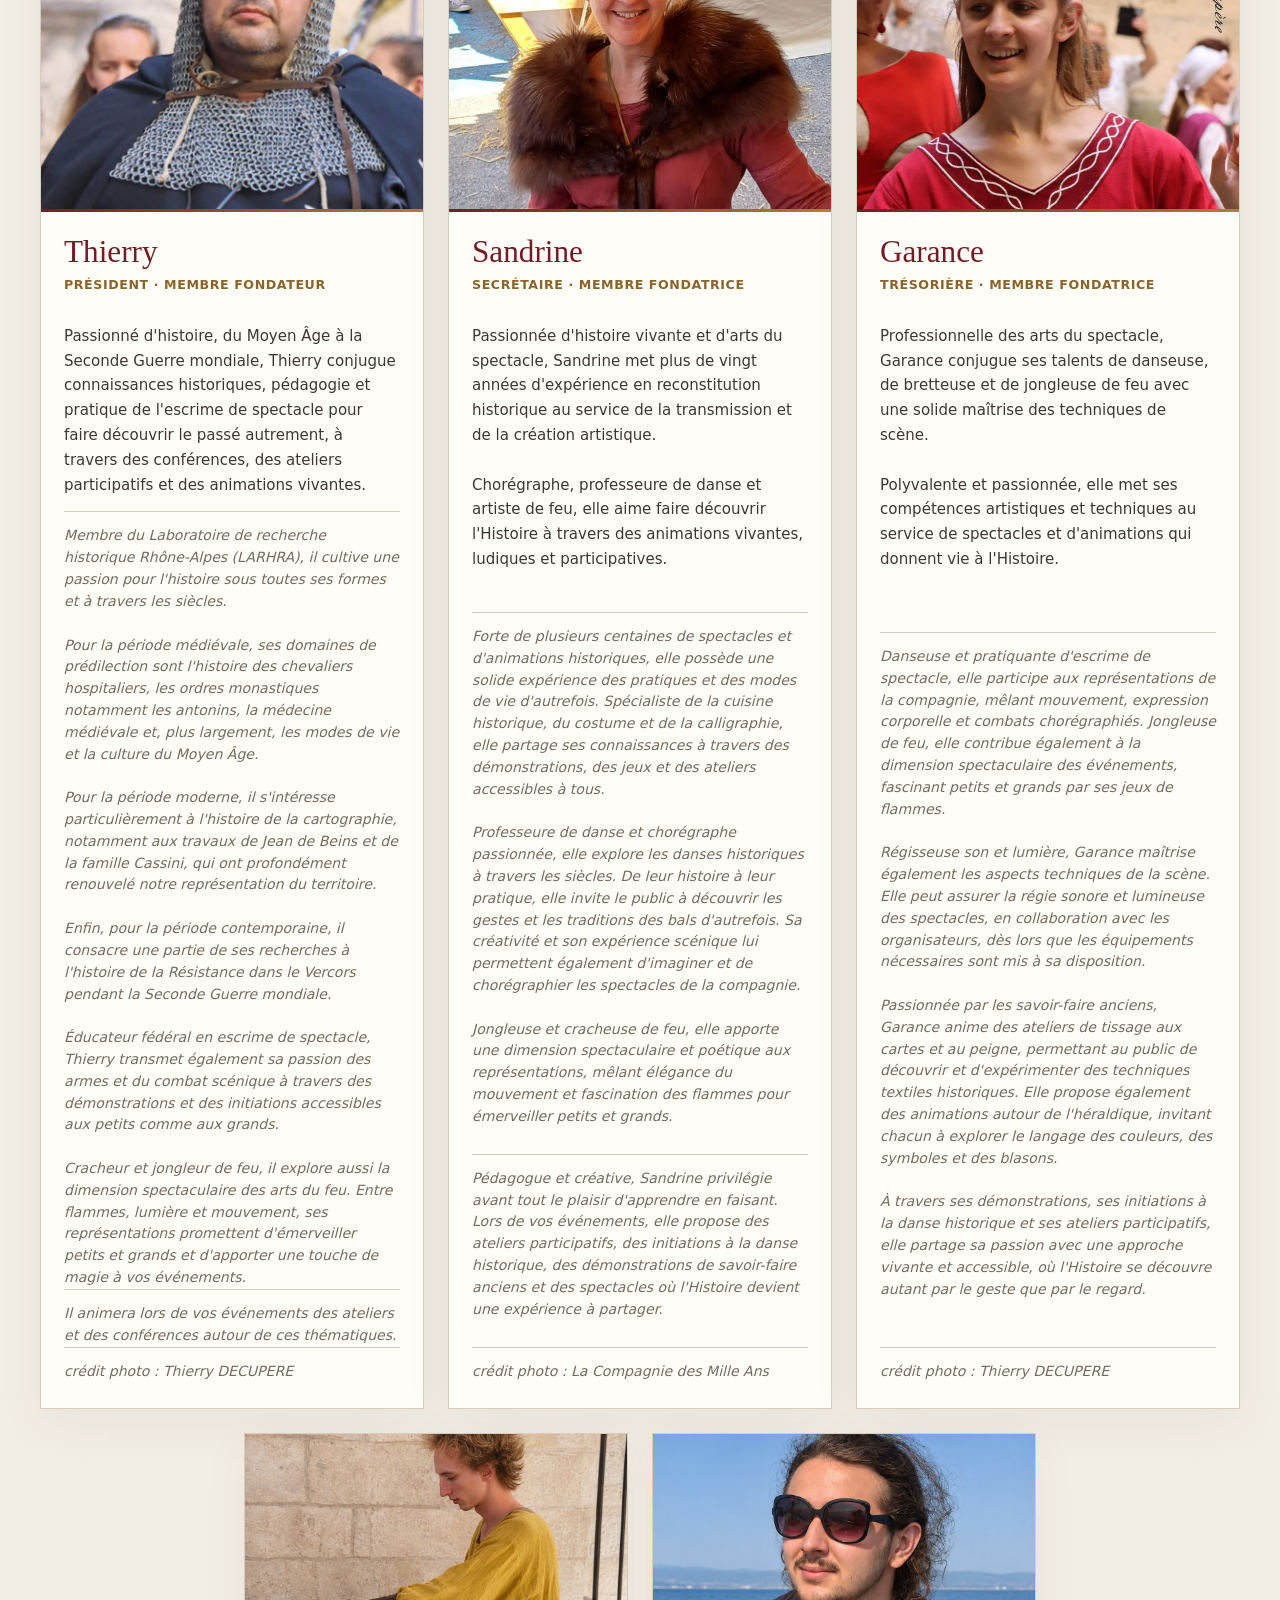
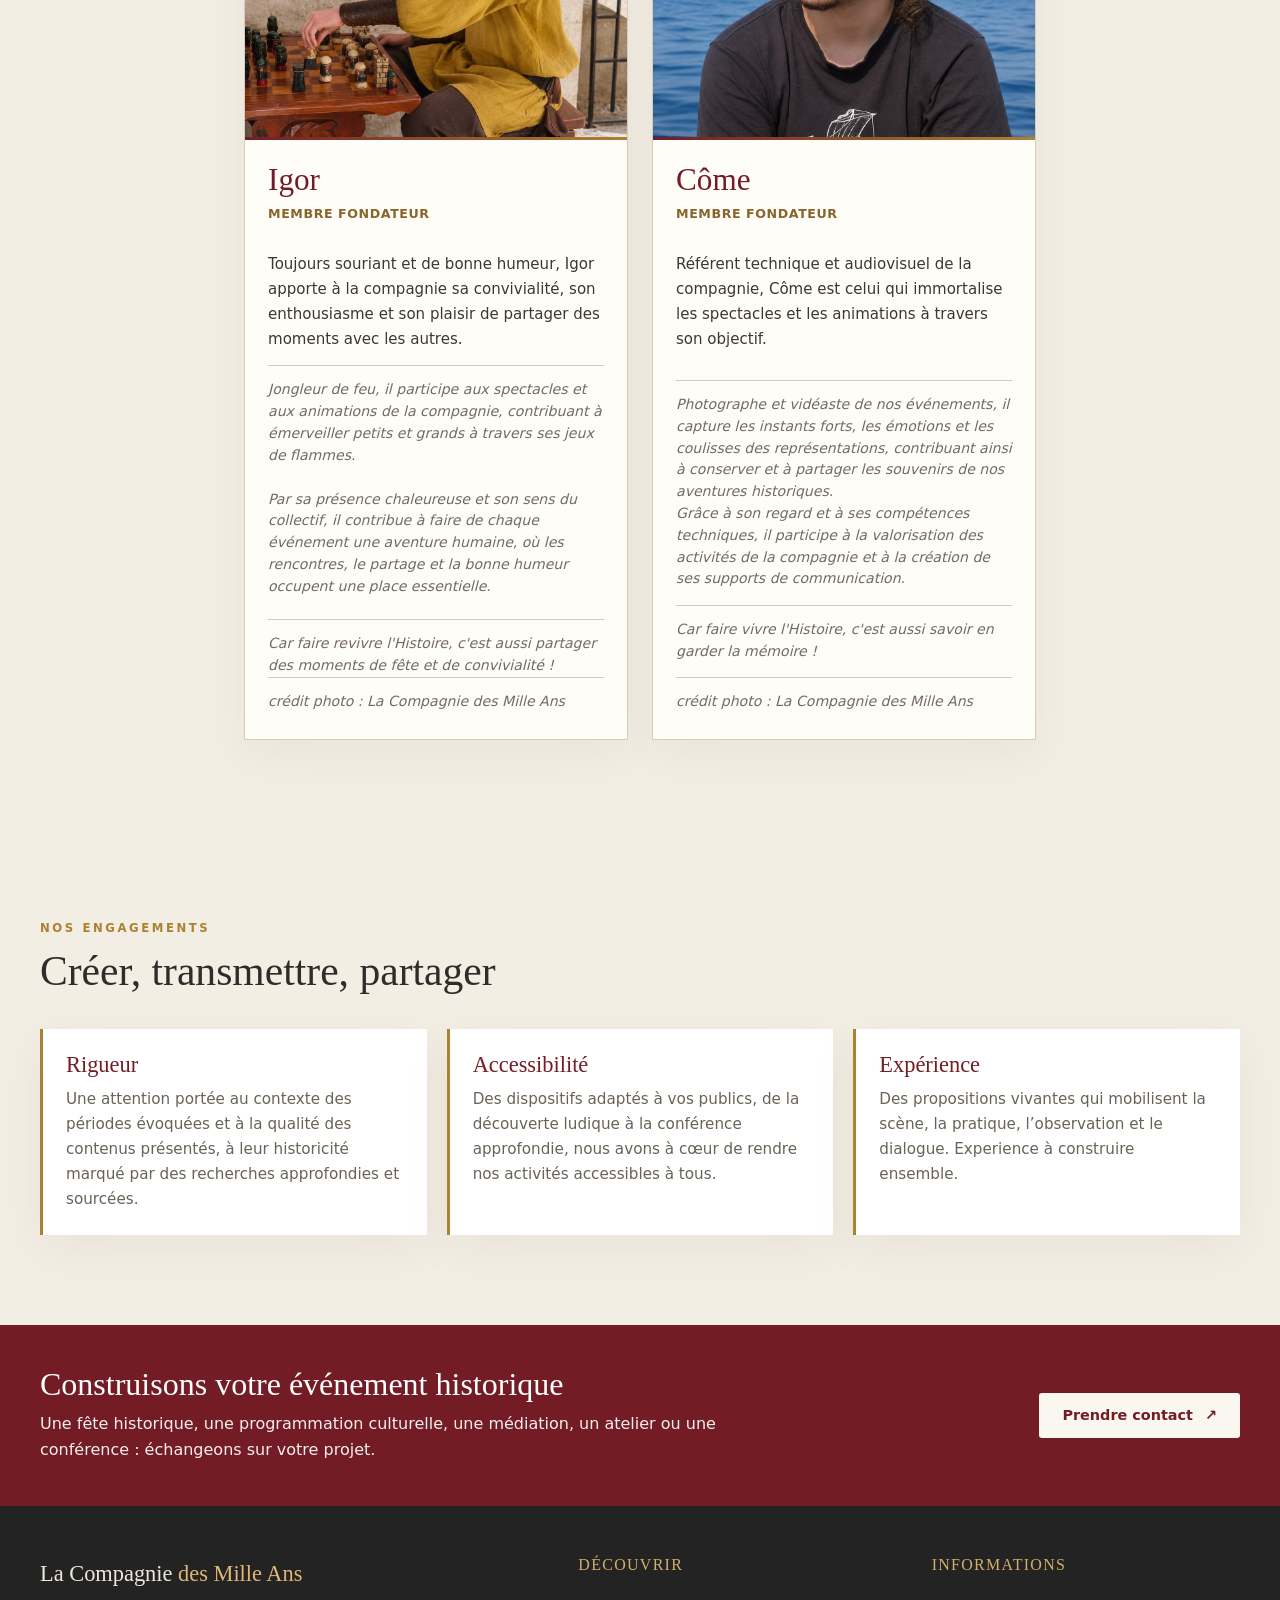
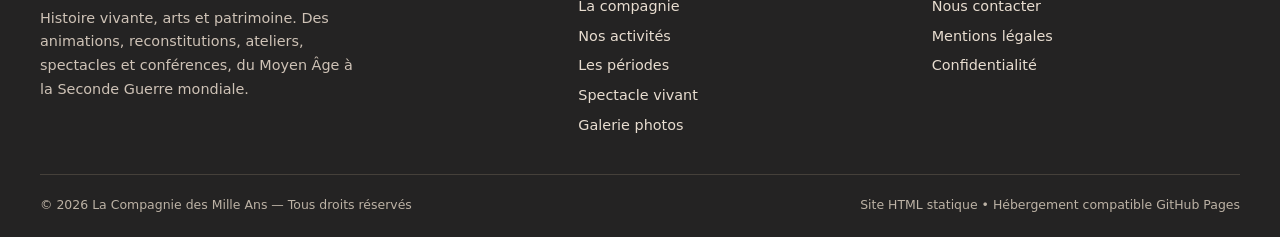
<file: compagnie.html>
<!doctype html><html lang="fr"><head><meta charset="utf-8"><meta name="viewport" content="width=device-width,initial-scale=1">
<title>La compagnie | La Compagnie des Mille Ans</title><meta name="description" content="Découvrez La Compagnie des Mille Ans, une association dédiée à l’histoire vivante, aux arts et aux patrimoines."><meta name="theme-color" content="#292929">
<meta property="og:type" content="website"><meta property="og:site_name" content="La Compagnie des Mille Ans"><meta property="og:title" content="La compagnie"><meta property="og:description" content="Découvrez La Compagnie des Mille Ans, une association dédiée à l’histoire vivante, aux arts et aux patrimoines.">
<link rel="icon" href="assets/images/favicon.svg" type="image/svg+xml"><link rel="stylesheet" href="assets/css/styles.css">
<script defer src="assets/js/config.js"></script><script defer src="assets/js/site.js"></script></head><body><a class="skip-link" href="#contenu">Aller au contenu</a>
<header class="site-header"><div class="container header-inner">
<a href="index.html" class="brand" aria-label="La Compagnie des Mille Ans, accueil"><img class="brand-mark" src="assets/images/logo-officiel.webp" width="43" height="43" alt=""><span class="brand-title">La Compagnie <strong>des Mille Ans</strong></span></a>
<button class="menu-toggle" type="button" aria-expanded="false" aria-controls="menu-principal" aria-label="Afficher le menu">☰</button>
<nav id="menu-principal" class="main-nav" aria-label="Navigation principale"><a class="nav-link" href="index.html">Accueil</a><a class="nav-link" href="compagnie.html">La compagnie</a><a class="nav-link" href="activites.html">Nos activités</a><a class="nav-link" href="periodes.html">Les époques</a><a class="nav-link" href="galerie.html">Galerie</a><a class="nav-link nav-cta" href="contact.html">Nous contacter ↗</a></nav></div></header>
<main id="contenu"><section class="page-banner"><div class="container page-banner-grid"><div><div class="breadcrumb"><a href="index.html">Accueil</a> / La compagnie</div><div class="eyebrow" style="margin-top:22px">Notre identité</div><h1>La compagnie</h1><p class="lead">Faire rencontrer l’histoire, le spectacle vivant et la transmission des patrimoines.</p></div><div class="photo-frame " data-photo="medieval" data-alt="Nos animations historiques" >
    <div class="placeholder" aria-label="Photographie de la compagnie"><span class="placeholder-symbol" aria-hidden="true">✦</span><strong>Nos animations historiques</strong><small>Photographie de la compagnie</small></div></div></div></section>
<section class="section"><div class="container split"><div class="prose"><div class="eyebrow">Notre démarche</div><h2>Donner <span class="burgundy italic">corps</span> à l'Histoire</h2><p>La Compagnie des Mille Ans conçoit et propose des animations culturelles, artistiques, pédagogiques et historiques qui croisent la recherche documentaire, les savoir-faire, la mise en scène et l’échange avec le public.</p><p>Nos activités s'adressent aux événements historiques, collectivités, établissements culturels, structures éducatives et organisateurs de manifestations publiques ou privées.</p><p>La compagnie explore différentes époques, du Moyen Âge à la Seconde Guerre mondiale, sans se limiter à une seule période ni à un seul format.</p></div><div><div class="quote">L'histoire n'est pas seulement un récit à écouter : elle se découvre aussi par les gestes, les objets, les expériences et les rencontres.</div></div></div></section>

<!-- SECTION ÉQUIPE : modifier les textes ci-dessous et remplacer les photos dans assets/photos/ -->
<section class="section section-paper team-section" id="qui-sommes-nous" aria-labelledby="equipe-titre">
  <div class="container">
    <div class="section-header team-section-intro">
      <div class="eyebrow">Les visages de la compagnie</div>
      <h2 id="equipe-titre">Qui <span class="burgundy italic">sommes-nous ?</span></h2>
      <p>À la Compagnie des Mille Ans, l’Histoire ne s’invente pas, elle se recherche, s’explore et se partage. Nos reconstitutions, ateliers, conférences et spectacles s’appuient sur des sources historiques et des travaux de recherche approfondis. Notre ambition est de conjuguer rigueur historique, créativité et plaisir de transmettre, pour proposer des expériences vivantes, accessibles et enrichissantes à tous les publics.</p>
    </div>
    <div class="team-grid">
<article class="team-card">
  <div class="photo-frame team-portrait" data-photo="equipeThierry" data-alt="Portrait de Thierry">
    <div class="placeholder team-placeholder" aria-label="Photographie de Thierry à ajouter">
      <span class="team-initials" aria-hidden="true">TB</span>
      <small>Photo à ajouter</small>
    </div>
  </div>
  <div class="team-card-content">
    <h3>Thierry</h3>
    <p class="team-role">Président · Membre fondateur</p>
    <p class="team-bio">Passionné d'histoire, du Moyen Âge à la Seconde Guerre mondiale, Thierry conjugue connaissances historiques, pédagogie et pratique de l'escrime de spectacle pour faire découvrir le passé autrement, à travers des conférences, des ateliers participatifs et des animations vivantes.</p>
    <p class="team-todo">Membre du Laboratoire de recherche historique Rhône-Alpes (LARHRA), il cultive une passion pour l'histoire sous toutes ses formes et à travers les siècles.<br><br>

Pour la période médiévale, ses domaines de prédilection sont l'histoire des chevaliers hospitaliers, les ordres monastiques notamment les antonins, la médecine médiévale et, plus largement, les modes de vie et la culture du Moyen Âge.<br><br>

Pour la période moderne, il s'intéresse particulièrement à l'histoire de la cartographie, notamment aux travaux de Jean de Beins et de la famille Cassini, qui ont profondément renouvelé notre représentation du territoire.<br><br>

Enfin, pour la période contemporaine, il consacre une partie de ses recherches à l'histoire de la Résistance dans le Vercors pendant la Seconde Guerre mondiale.<br><br>

Éducateur fédéral en escrime de spectacle, Thierry transmet également sa passion des armes et du combat scénique à travers des démonstrations et des initiations accessibles aux petits comme aux grands.<br><br>

Cracheur et jongleur de feu, il explore aussi la dimension spectaculaire des arts du feu. Entre flammes, lumière et mouvement, ses représentations promettent d'émerveiller petits et grands et d'apporter une touche de magie à vos événements.</p>
    <P class="team-todo">Il animera lors de vos événements des ateliers et des conférences autour de ces thématiques. </p>
    <p class="team-todo"> crédit photo : Thierry DECUPERE</P>

  </div>
</article>
<article class="team-card">
  <div class="photo-frame team-portrait" data-photo="equipeSandrine" data-alt="Portrait de Sandrine">
    <div class="placeholder team-placeholder" aria-label="Photographie de Sandrine à ajouter">
      <span class="team-initials" aria-hidden="true">SB</span>
      <small>Photo à ajouter</small>
    </div>
  </div>
  <div class="team-card-content">
    <h3>Sandrine</h3>
    <p class="team-role">Secrétaire · Membre fondatrice</p>
    <p class="team-bio">Passionnée d'histoire vivante et d'arts du spectacle, Sandrine met plus de vingt années d'expérience en reconstitution historique au service de la transmission et de la création artistique. <br> <br>Chorégraphe, professeure de danse et artiste de feu, elle aime faire découvrir l'Histoire à travers des animations vivantes, ludiques et participatives.</p>
    <p class="team-todo">Forte de plusieurs centaines de spectacles et d'animations historiques, elle possède une solide expérience des pratiques et des modes de vie d'autrefois. Spécialiste de la cuisine historique, du costume et de la calligraphie, elle partage ses connaissances à travers des démonstrations, des jeux et des ateliers accessibles à tous.<br><br>

Professeure de danse et chorégraphe passionnée, elle explore les danses historiques à travers les siècles. De leur histoire à leur pratique, elle invite le public à découvrir les gestes et les traditions des bals d'autrefois. Sa créativité et son expérience scénique lui permettent également d'imaginer et de chorégraphier les spectacles de la compagnie.<br><br>

Jongleuse et cracheuse de feu, elle apporte une dimension spectaculaire et poétique aux représentations, mêlant élégance du mouvement et fascination des flammes pour émerveiller petits et grands. </p> 
    <P class="team-todo">Pédagogue et créative, Sandrine privilégie avant tout le plaisir d'apprendre en faisant. Lors de vos événements, elle propose des ateliers participatifs, des initiations à la danse historique, des démonstrations de savoir-faire anciens et des spectacles où l'Histoire devient une expérience à partager.</p> 
    <p class="team-todo"> crédit photo : La Compagnie des Mille Ans</P>
  </div>
</article>
<article class="team-card">
  <div class="photo-frame team-portrait" data-photo="equipeGarance" data-alt="Portrait de Garance">
    <div class="placeholder team-placeholder" aria-label="Photographie de Garance à ajouter">
      <span class="team-initials" aria-hidden="true">GB</span>
      <small>Photo à ajouter</small>
    </div>
  </div>
  <div class="team-card-content">
    <h3>Garance</h3>
    <p class="team-role">Trésorière · Membre fondatrice</p>
    <p class="team-bio">Professionnelle des arts du spectacle, Garance conjugue ses talents de danseuse, de bretteuse et de jongleuse de feu avec une solide maîtrise des techniques de scène.<br><br> Polyvalente et passionnée, elle met ses compétences artistiques et techniques au service de spectacles et d'animations qui donnent vie à l'Histoire.</p>
    <p class="team-todo">Danseuse et pratiquante d'escrime de spectacle, elle participe aux représentations de la compagnie, mêlant mouvement, expression corporelle et combats chorégraphiés. Jongleuse de feu, elle contribue également à la dimension spectaculaire des événements, fascinant petits et grands par ses jeux de flammes.<br><br>

        Régisseuse son et lumière, Garance maîtrise également les aspects techniques de la scène. Elle peut assurer la régie sonore et lumineuse des spectacles, en collaboration avec les organisateurs, dès lors que les équipements nécessaires sont mis à sa disposition.<br><br>
    
        Passionnée par les savoir-faire anciens, Garance anime des ateliers de tissage aux cartes et au peigne, permettant au public de découvrir et d'expérimenter des techniques textiles historiques. Elle propose également des animations autour de l'héraldique, invitant chacun à explorer le langage des couleurs, des symboles et des blasons.<br> <br>
        À travers ses démonstrations, ses initiations à la danse historique et ses ateliers participatifs, elle partage sa passion avec une approche vivante et accessible, où l'Histoire se découvre autant par le geste que par le regard.</p>
<p class="team-todo"> crédit photo : Thierry DECUPERE</P>
  </div>
</article>
<article class="team-card">
  <div class="photo-frame team-portrait" data-photo="equipeIgor" data-alt="Portrait de Igor">
    <div class="placeholder team-placeholder" aria-label="Photographie de Igor à ajouter">
      <span class="team-initials" aria-hidden="true">IM</span>
      <small>Photo à ajouter</small>
    </div>
  </div>
  <div class="team-card-content">
    <h3>Igor</h3>
    <p class="team-role">Membre fondateur</p>
    <p class="team-bio">Toujours souriant et de bonne humeur, Igor apporte à la compagnie sa convivialité, son enthousiasme et son plaisir de partager des moments avec les autres.</p>
    <p class="team-todo">Jongleur de feu, il participe aux spectacles et aux animations de la compagnie, contribuant à émerveiller petits et grands à travers ses jeux de flammes.<br><br>
    Par sa présence chaleureuse et son sens du collectif, il contribue à faire de chaque événement une aventure humaine, où les rencontres, le partage et la bonne humeur occupent une place essentielle.<br><br>
    <p class="team-todo">Car faire revivre l'Histoire, c'est aussi partager des moments de fête et de convivialité !</p>
    <p class="team-todo"> crédit photo : La Compagnie des Mille Ans</P>
  </div>
</article>
<article class="team-card">
  <div class="photo-frame team-portrait" data-photo="equipeCome" data-alt="Portrait de Côme">
    <div class="placeholder team-placeholder" aria-label="Photographie de Côme à ajouter">
      <span class="team-initials" aria-hidden="true">CB</span>
      <small>Photo à ajouter</small>
    </div>
  </div>
  <div class="team-card-content">
    <h3>Côme</h3>
    <p class="team-role">Membre fondateur</p>
    <p class="team-bio">Référent technique et audiovisuel de la compagnie, Côme est celui qui immortalise les spectacles et les animations à travers son objectif.</p>
    <p class="team-todo">Photographe et vidéaste de nos événements, il capture les instants forts, les émotions et les coulisses des représentations, contribuant ainsi à conserver et à partager les souvenirs de nos aventures historiques.<br>
    Grâce à son regard et à ses compétences techniques, il participe à la valorisation des activités de la compagnie et à la création de ses supports de communication.</p>
    <p class="team-todo"> Car faire vivre l'Histoire, c'est aussi savoir en garder la mémoire !</P>
    <p class="team-todo"> crédit photo : La Compagnie des Mille Ans</P>
  </div>
</article>
    </div>
  </div>
</section>
<section class="section section-paper"><div class="container"><div class="section-header"><div class="eyebrow">Nos engagements</div><h2>Créer, transmettre, partager</h2></div><div class="info-grid"><div class="info-panel"><h3>Rigueur</h3><p>Une attention portée au contexte des périodes évoquées et à la qualité des contenus présentés, à leur historicité marqué par des recherches approfondies et sourcées.</p></div><div class="info-panel"><h3>Accessibilité</h3><p>Des dispositifs adaptés à vos publics, de la découverte ludique à la conférence approfondie, nous avons à cœur de rendre nos activités accessibles à tous.</p></div><div class="info-panel"><h3>Expérience</h3><p>Des propositions vivantes qui mobilisent la scène, la pratique, l’observation et le dialogue. Experience à construire ensemble.</p></div></div></div></section><section class="cta-band"><div class="container cta-inner"><div><h2>Construisons votre événement historique</h2><p>Une fête historique, une programmation culturelle, une médiation, un atelier ou une conférence : échangeons sur votre projet.</p></div><a class="btn" href="contact.html">Prendre contact <span aria-hidden="true">↗</span></a></div></section></main><footer class="site-footer"><div class="container"><div class="footer-grid"><div>
<div class="footer-title">La Compagnie <span>des Mille Ans</span></div>
<p class="small" style="max-width:36ch;color:#cec2b6;margin-top:14px">Histoire vivante, arts et patrimoine. Des animations, reconstitutions, ateliers, spectacles et conférences, du Moyen Âge à la Seconde Guerre mondiale.</p>
</div><div class="footer-col"><h4>Découvrir</h4><a href="compagnie.html">La compagnie</a><a href="activites.html">Nos activités</a><a href="periodes.html">Les périodes</a><a href="spectacles.html">Spectacle vivant</a><a href="galerie.html">Galerie photos</a></div>
<div class="footer-col"><h4>Informations</h4><a href="contact.html">Nous contacter</a><a href="mentions-legales.html">Mentions légales</a><a href="confidentialite.html">Confidentialité</a></div></div>
<div class="footer-bottom"><span>© <span class="current-year">2026</span> La Compagnie des Mille Ans — Tous droits réservés</span><span>Site HTML statique • Hébergement compatible GitHub Pages</span></div></div></footer></body></html>
</file>
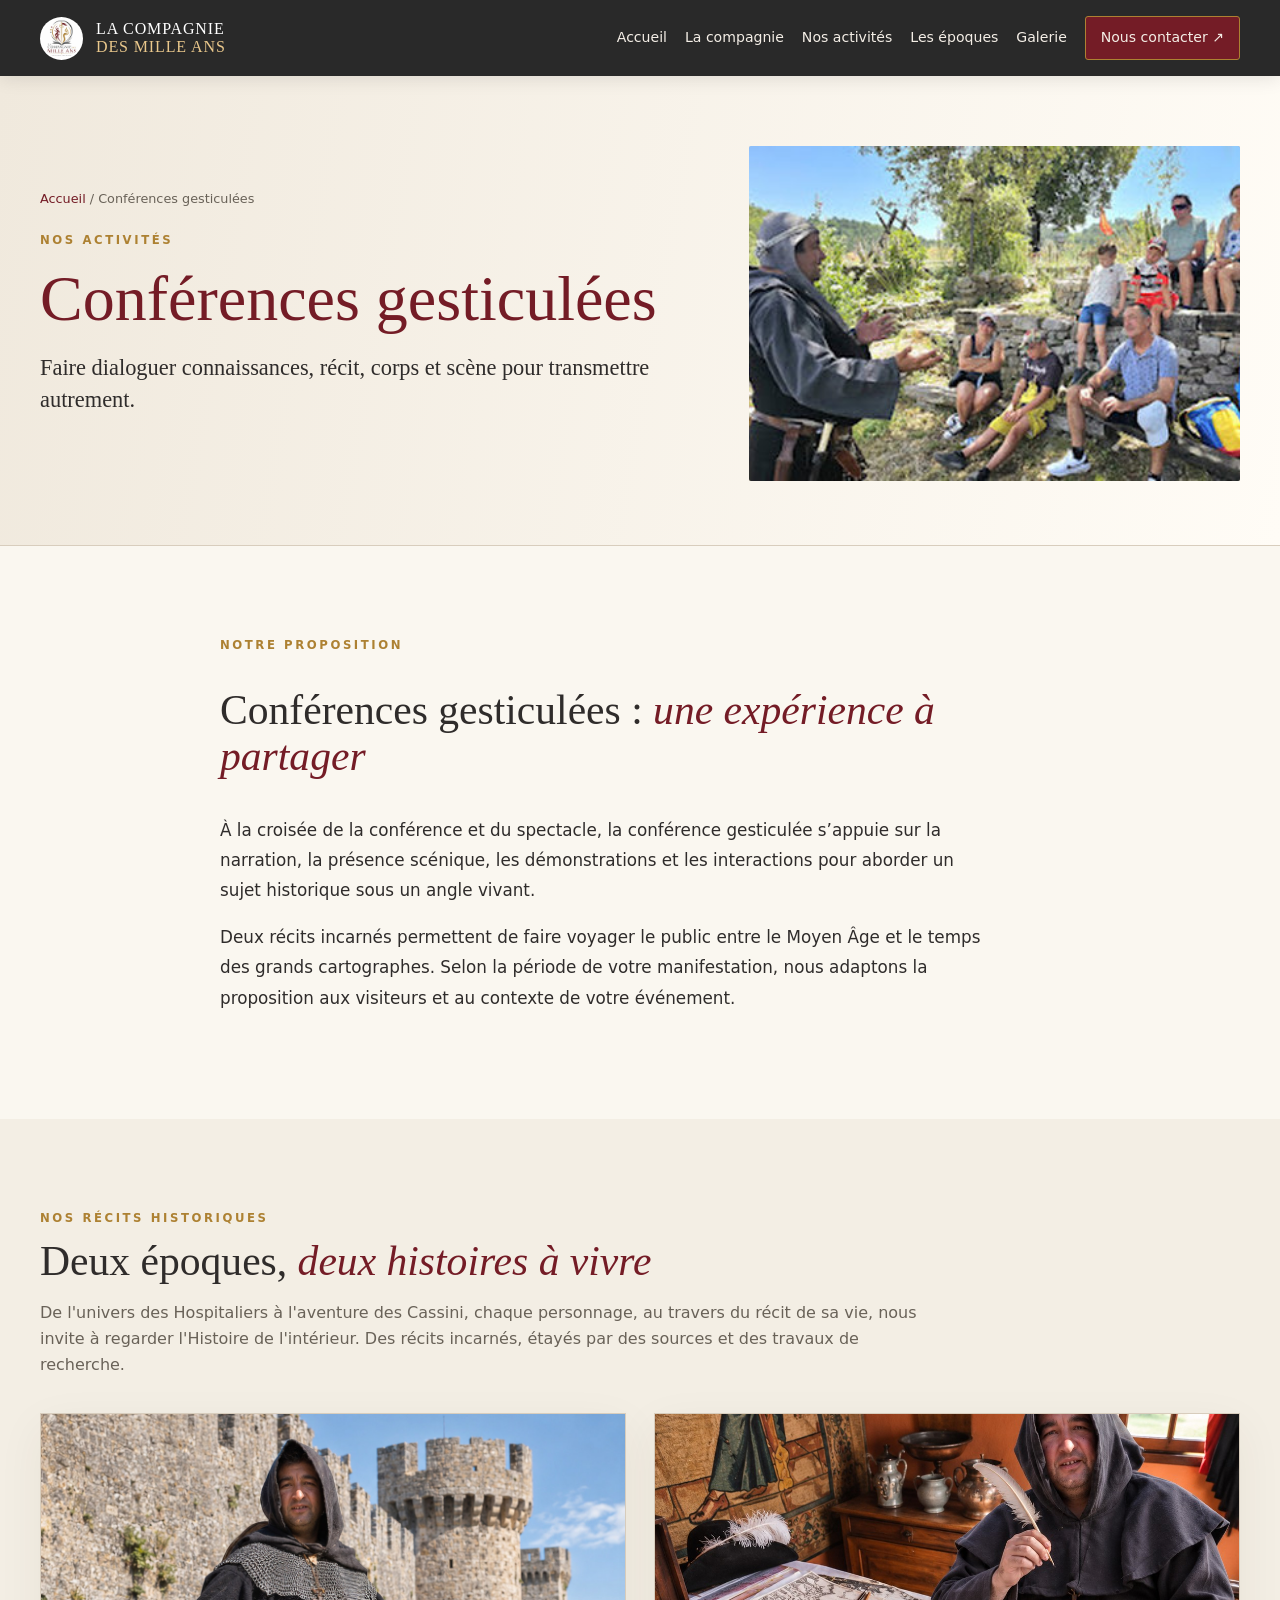
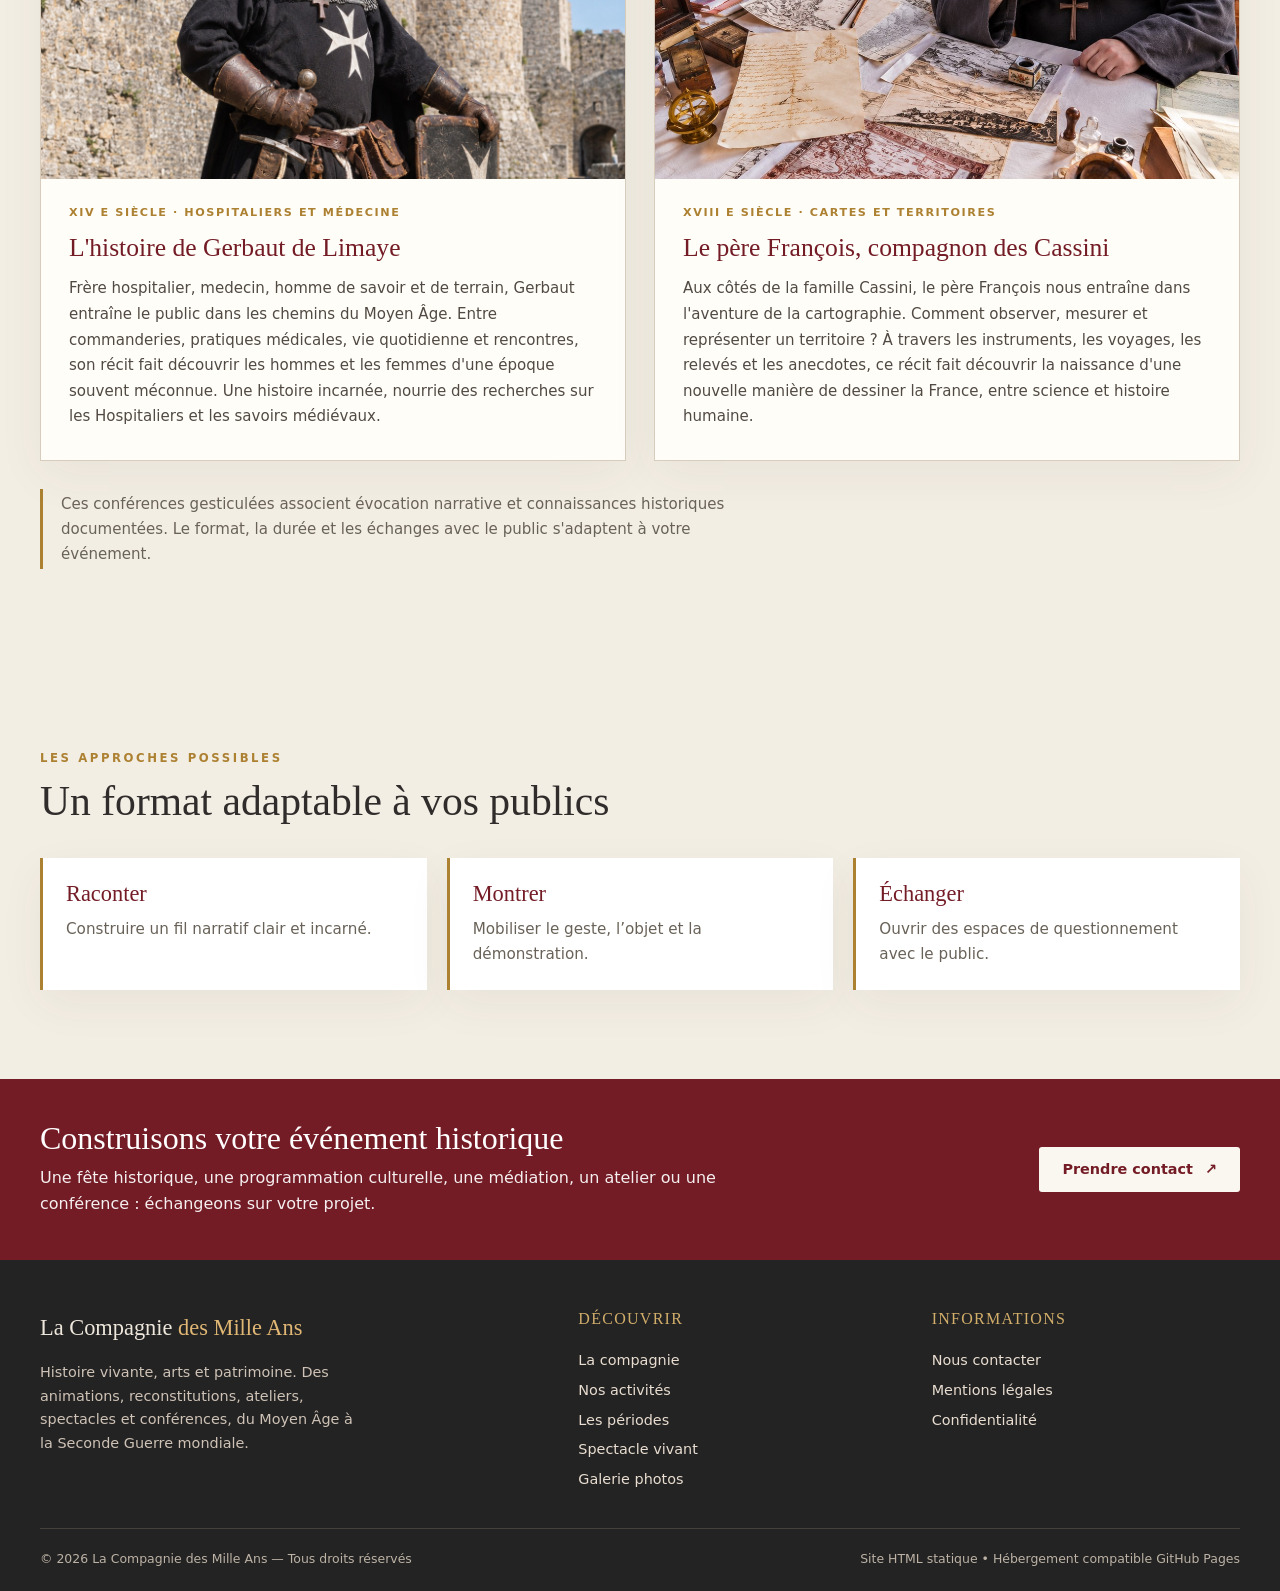
<file: conferences-gesticulees.html>
<!doctype html><html lang="fr"><head><meta charset="utf-8"><meta name="viewport" content="width=device-width,initial-scale=1">
<title>Conférences gesticulées | La Compagnie des Mille Ans</title><meta name="description" content="Deux conférences gesticulées : Gerbaut de Limaye, histoire des Hospitaliers et de la médecine médiévale ; le père François et les Cassini, histoire de la cartographie."><meta name="theme-color" content="#292929">
<meta property="og:type" content="website"><meta property="og:site_name" content="La Compagnie des Mille Ans"><meta property="og:title" content="Conférences gesticulées"><meta property="og:description" content="Conférences gesticulées associant histoire et spectacle vivant.">
<link rel="icon" href="assets/images/favicon.svg" type="image/svg+xml"><link rel="stylesheet" href="assets/css/styles.css"><link rel="stylesheet" href="assets/css/conferences-gesticulees.css">
<script defer src="assets/js/config.js"></script><script defer src="assets/js/site.js"></script></head><body><a class="skip-link" href="#contenu">Aller au contenu</a>
<header class="site-header"><div class="container header-inner">
<a href="index.html" class="brand" aria-label="La Compagnie des Mille Ans, accueil"><img class="brand-mark" src="assets/images/logo-officiel.webp" width="43" height="43" alt=""><span class="brand-title">La Compagnie <strong>des Mille Ans</strong></span></a>
<button class="menu-toggle" type="button" aria-expanded="false" aria-controls="menu-principal" aria-label="Afficher le menu">☰</button>
<nav id="menu-principal" class="main-nav" aria-label="Navigation principale"><a class="nav-link" href="index.html">Accueil</a><a class="nav-link" href="compagnie.html">La compagnie</a><a class="nav-link" href="activites.html">Nos activités</a><a class="nav-link" href="periodes.html">Les époques</a><a class="nav-link" href="galerie.html">Galerie</a><a class="nav-link nav-cta" href="contact.html">Nous contacter ↗</a></nav></div></header>
<main id="contenu"><section class="page-banner"><div class="container page-banner-grid"><div><div class="breadcrumb"><a href="index.html">Accueil</a> / Conférences gesticulées</div><div class="eyebrow" style="margin-top:22px">Nos activités</div><h1>Conférences gesticulées</h1><p class="lead">Faire dialoguer connaissances, récit, corps et scène pour transmettre autrement.</p></div><div class="photo-frame " data-photo="gesticulees" data-alt="Conférence gesticulée" >
    <div class="placeholder" aria-label="Photographie de la compagnie"><span class="placeholder-symbol" aria-hidden="true">✦</span><strong>Conférence gesticulée</strong><small>Photographie de la compagnie</small></div></div></div></section><section class="section"><div class="narrow prose"><div class="eyebrow">Notre proposition</div><h2>Conférences gesticulées : <span class="burgundy italic">une expérience à partager</span></h2><p>À la croisée de la conférence et du spectacle, la conférence gesticulée s’appuie sur la narration, la présence scénique, les démonstrations et les interactions pour aborder un sujet historique sous un angle vivant.</p><p>Deux récits incarnés permettent de faire voyager le public entre le Moyen Âge et le temps des grands cartographes. Selon la période de votre manifestation, nous adaptons la proposition aux visiteurs et au contexte de votre événement.</p></div></section>

<section class="section section-paper histoires-section" id="nos-histoires" aria-labelledby="nos-histoires-titre">
  <div class="container">
    <div class="section-header histoires-heading">
      <div class="eyebrow">Nos récits historiques</div>
      <h2 id="nos-histoires-titre">Deux époques, <span class="burgundy italic">deux histoires à vivre</span></h2>
      <p>De l'univers des Hospitaliers à l'aventure des Cassini, chaque personnage, au travers du récit de sa vie, nous invite à regarder l'Histoire de l'intérieur. Des récits incarnés, étayés par des sources et des travaux de recherche.</p>
    </div>
    <div class="atelier-topics-grid histoires-grid">
      <article class="atelier-topic-card histoire-card">
        <img class="atelier-topic-image" src="assets/photos/conference-gerbault.jpg" alt="Présentation de reconstitution historique autour de la chevalerie hospitalière" loading="lazy" decoding="async" width="526" height="329">
        <div class="atelier-topic-body">
          <span class="atelier-topic-kicker">XIV e siècle · Hospitaliers et médecine</span>
          <h3>L'histoire de Gerbaut de Limaye</h3>
          <p>Frère hospitalier, medecin, homme de savoir et de terrain, Gerbaut entraîne le public dans les chemins du Moyen Âge. Entre commanderies, pratiques médicales, vie quotidienne et rencontres, son récit fait découvrir les hommes et les femmes d'une époque souvent méconnue. Une histoire incarnée, nourrie des recherches sur les Hospitaliers et les savoirs médiévaux.</p>
        </div>
      </article>
      <article class="atelier-topic-card histoire-card">
        <img class="atelier-topic-image" src="assets/photos/Conference-cassini.jpg" alt="Cartes anciennes et instruments de cartographie présentés lors d'une animation historique" loading="lazy" decoding="async" width="1200" height="750">
        <div class="atelier-topic-body">
          <span class="atelier-topic-kicker">XVIII e siècle · Cartes et territoires</span>
          <h3>Le père François, compagnon des Cassini</h3>
          <p>Aux côtés de la famille Cassini, le père François nous entraîne dans l'aventure de la cartographie. Comment observer, mesurer et représenter un territoire ? À travers les instruments, les voyages, les relevés et les anecdotes, ce récit fait découvrir la naissance d'une nouvelle manière de dessiner la France, entre science et histoire humaine.</p>
        </div>
      </article>
    </div>
    <p class="histoires-note">Ces conférences gesticulées associent évocation narrative et connaissances historiques documentées. Le format, la durée et les échanges avec le public s'adaptent à votre événement.</p>
  </div>
</section>
<section class="section section-paper"><div class="container"><div class="section-header"><div class="eyebrow">Les approches possibles</div><h2>Un format adaptable à vos publics</h2></div><div class="info-grid"><div class="info-panel"><h3>Raconter</h3><p>Construire un fil narratif clair et incarné.</p></div><div class="info-panel"><h3>Montrer</h3><p>Mobiliser le geste, l’objet et la démonstration.</p></div><div class="info-panel"><h3>Échanger</h3><p>Ouvrir des espaces de questionnement avec le public.</p></div></div></div></section><section class="cta-band"><div class="container cta-inner"><div><h2>Construisons votre événement historique</h2><p>Une fête historique, une programmation culturelle, une médiation, un atelier ou une conférence : échangeons sur votre projet.</p></div><a class="btn" href="contact.html">Prendre contact <span aria-hidden="true">↗</span></a></div></section></main><footer class="site-footer"><div class="container"><div class="footer-grid"><div>
<div class="footer-title">La Compagnie <span>des Mille Ans</span></div>
<p class="small" style="max-width:36ch;color:#cec2b6;margin-top:14px">Histoire vivante, arts et patrimoine. Des animations, reconstitutions, ateliers, spectacles et conférences, du Moyen Âge à la Seconde Guerre mondiale.</p>
</div><div class="footer-col"><h4>Découvrir</h4><a href="compagnie.html">La compagnie</a><a href="activites.html">Nos activités</a><a href="periodes.html">Les périodes</a><a href="spectacles.html">Spectacle vivant</a><a href="galerie.html">Galerie photos</a></div>
<div class="footer-col"><h4>Informations</h4><a href="contact.html">Nous contacter</a><a href="mentions-legales.html">Mentions légales</a><a href="confidentialite.html">Confidentialité</a></div></div>
<div class="footer-bottom"><span>© <span class="current-year">2026</span> La Compagnie des Mille Ans — Tous droits réservés</span><span>Site HTML statique • Hébergement compatible GitHub Pages</span></div></div></footer></body></html>
</file>
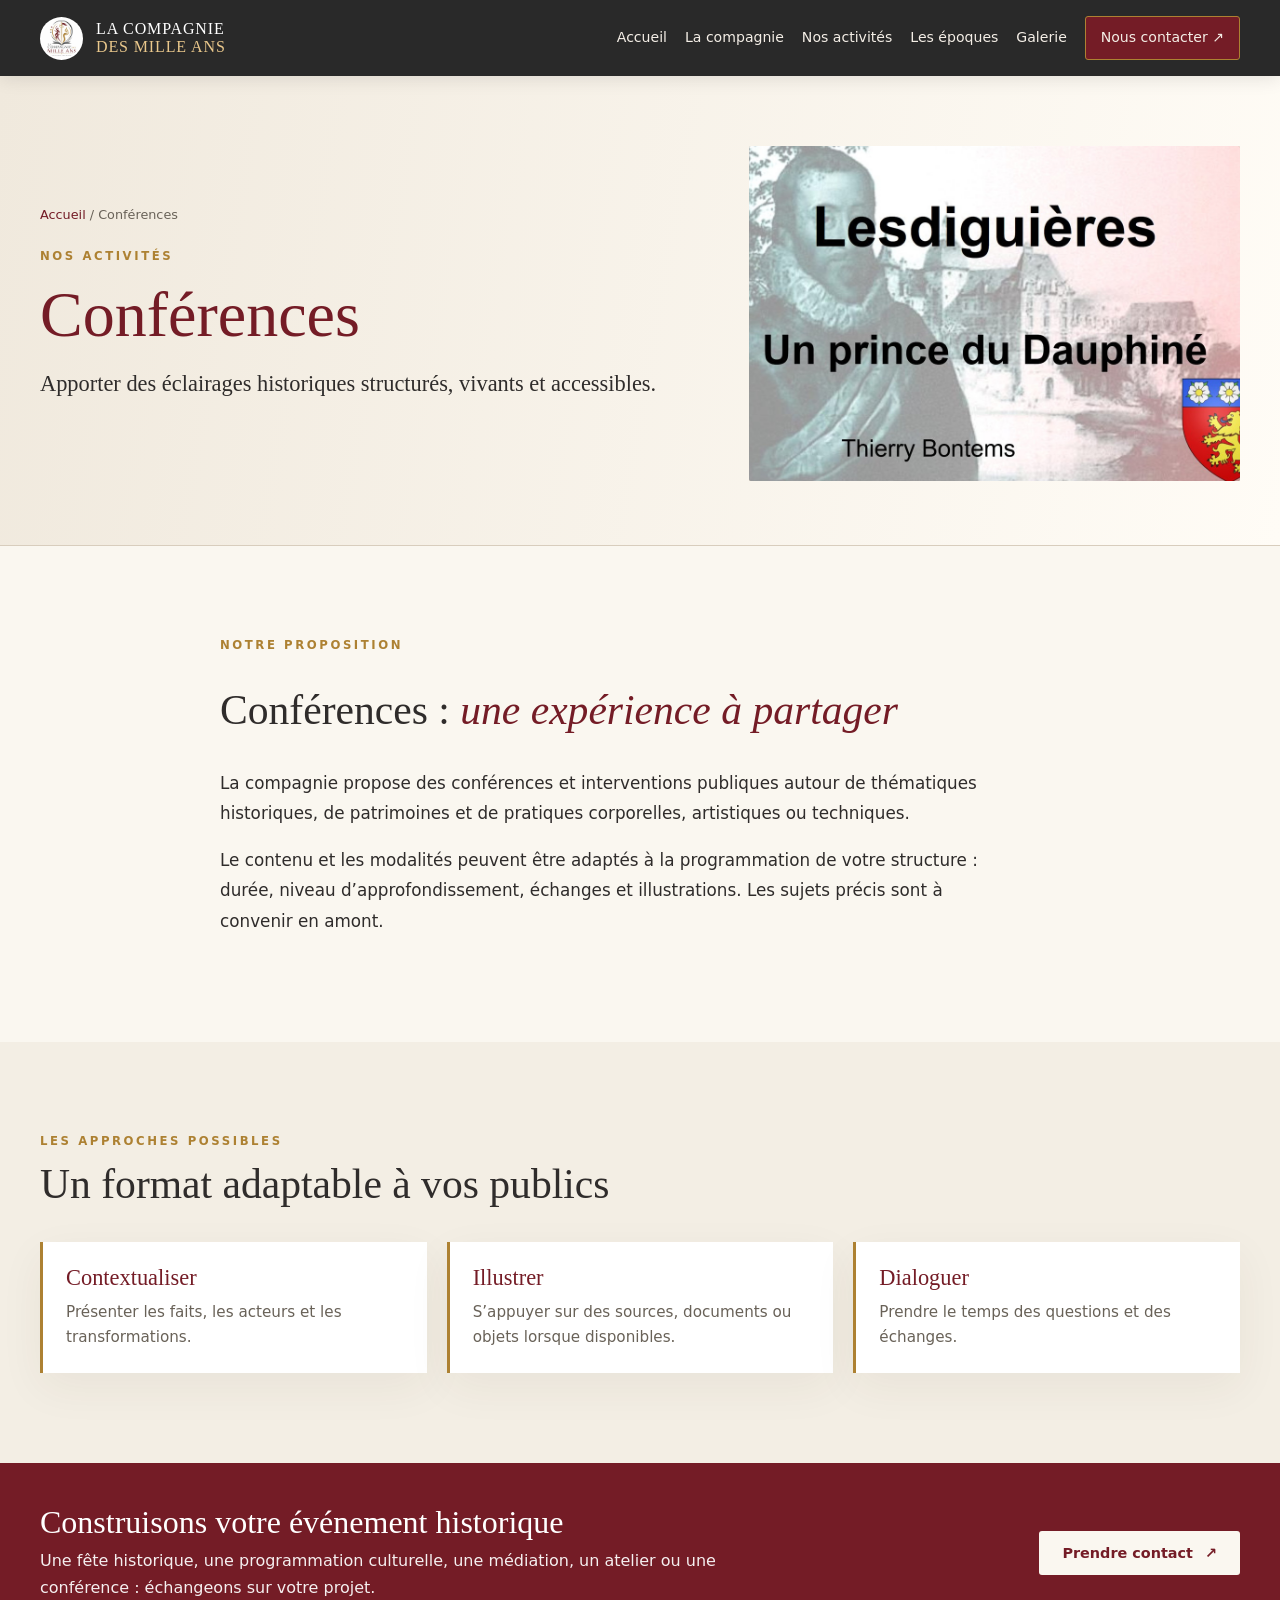
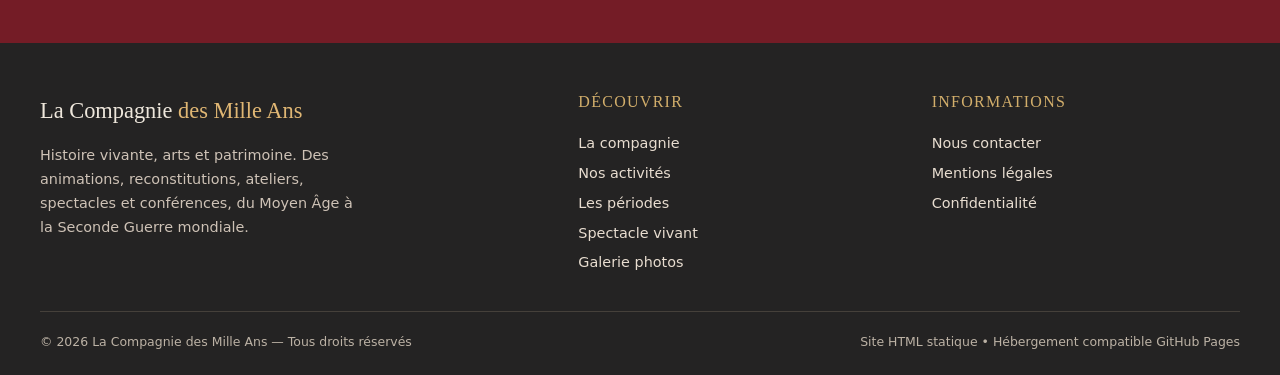
<file: conferences.html>
<!doctype html><html lang="fr"><head><meta charset="utf-8"><meta name="viewport" content="width=device-width,initial-scale=1">
<title>Conférences | La Compagnie des Mille Ans</title><meta name="description" content="Conférences et interventions culturelles historiques."><meta name="theme-color" content="#292929">
<meta property="og:type" content="website"><meta property="og:site_name" content="La Compagnie des Mille Ans"><meta property="og:title" content="Conférences"><meta property="og:description" content="Conférences et interventions culturelles historiques.">
<link rel="icon" href="assets/images/favicon.svg" type="image/svg+xml"><link rel="stylesheet" href="assets/css/styles.css">
<script defer src="assets/js/config.js"></script><script defer src="assets/js/site.js"></script></head><body><a class="skip-link" href="#contenu">Aller au contenu</a>
<header class="site-header"><div class="container header-inner">
<a href="index.html" class="brand" aria-label="La Compagnie des Mille Ans, accueil"><img class="brand-mark" src="assets/images/logo-officiel.webp" width="43" height="43" alt=""><span class="brand-title">La Compagnie <strong>des Mille Ans</strong></span></a>
<button class="menu-toggle" type="button" aria-expanded="false" aria-controls="menu-principal" aria-label="Afficher le menu">☰</button>
<nav id="menu-principal" class="main-nav" aria-label="Navigation principale"><a class="nav-link" href="index.html">Accueil</a><a class="nav-link" href="compagnie.html">La compagnie</a><a class="nav-link" href="activites.html">Nos activités</a><a class="nav-link" href="periodes.html">Les époques</a><a class="nav-link" href="galerie.html">Galerie</a><a class="nav-link nav-cta" href="contact.html">Nous contacter ↗</a></nav></div></header>
<main id="contenu"><section class="page-banner"><div class="container page-banner-grid"><div><div class="breadcrumb"><a href="index.html">Accueil</a> / Conférences</div><div class="eyebrow" style="margin-top:22px">Nos activités</div><h1>Conférences</h1><p class="lead">Apporter des éclairages historiques structurés, vivants et accessibles.</p></div><div class="photo-frame " data-photo="conferences" data-alt="Conférence historique" >
    <div class="placeholder" aria-label="Photographie de la compagnie"><span class="placeholder-symbol" aria-hidden="true">✦</span><strong>Conférence historique</strong><small>Photographie de la compagnie</small></div></div></div></section><section class="section"><div class="narrow prose"><div class="eyebrow">Notre proposition</div><h2>Conférences : <span class="burgundy italic">une expérience à partager</span></h2><p>La compagnie propose des conférences et interventions publiques autour de thématiques historiques, de patrimoines et de pratiques corporelles, artistiques ou techniques.</p><p>Le contenu et les modalités peuvent être adaptés à la programmation de votre structure : durée, niveau d’approfondissement, échanges et illustrations. Les sujets précis sont à convenir en amont.</p></div></section>
<section class="section section-paper"><div class="container"><div class="section-header"><div class="eyebrow">Les approches possibles</div><h2>Un format adaptable à vos publics</h2></div><div class="info-grid"><div class="info-panel"><h3>Contextualiser</h3><p>Présenter les faits, les acteurs et les transformations.</p></div><div class="info-panel"><h3>Illustrer</h3><p>S’appuyer sur des sources, documents ou objets lorsque disponibles.</p></div><div class="info-panel"><h3>Dialoguer</h3><p>Prendre le temps des questions et des échanges.</p></div></div></div></section><section class="cta-band"><div class="container cta-inner"><div><h2>Construisons votre événement historique</h2><p>Une fête historique, une programmation culturelle, une médiation, un atelier ou une conférence : échangeons sur votre projet.</p></div><a class="btn" href="contact.html">Prendre contact <span aria-hidden="true">↗</span></a></div></section></main><footer class="site-footer"><div class="container"><div class="footer-grid"><div>
<div class="footer-title">La Compagnie <span>des Mille Ans</span></div>
<p class="small" style="max-width:36ch;color:#cec2b6;margin-top:14px">Histoire vivante, arts et patrimoine. Des animations, reconstitutions, ateliers, spectacles et conférences, du Moyen Âge à la Seconde Guerre mondiale.</p>
</div><div class="footer-col"><h4>Découvrir</h4><a href="compagnie.html">La compagnie</a><a href="activites.html">Nos activités</a><a href="periodes.html">Les périodes</a><a href="spectacles.html">Spectacle vivant</a><a href="galerie.html">Galerie photos</a></div>
<div class="footer-col"><h4>Informations</h4><a href="contact.html">Nous contacter</a><a href="mentions-legales.html">Mentions légales</a><a href="confidentialite.html">Confidentialité</a></div></div>
<div class="footer-bottom"><span>© <span class="current-year">2026</span> La Compagnie des Mille Ans — Tous droits réservés</span><span>Site HTML statique • Hébergement compatible GitHub Pages</span></div></div></footer></body></html>
</file>
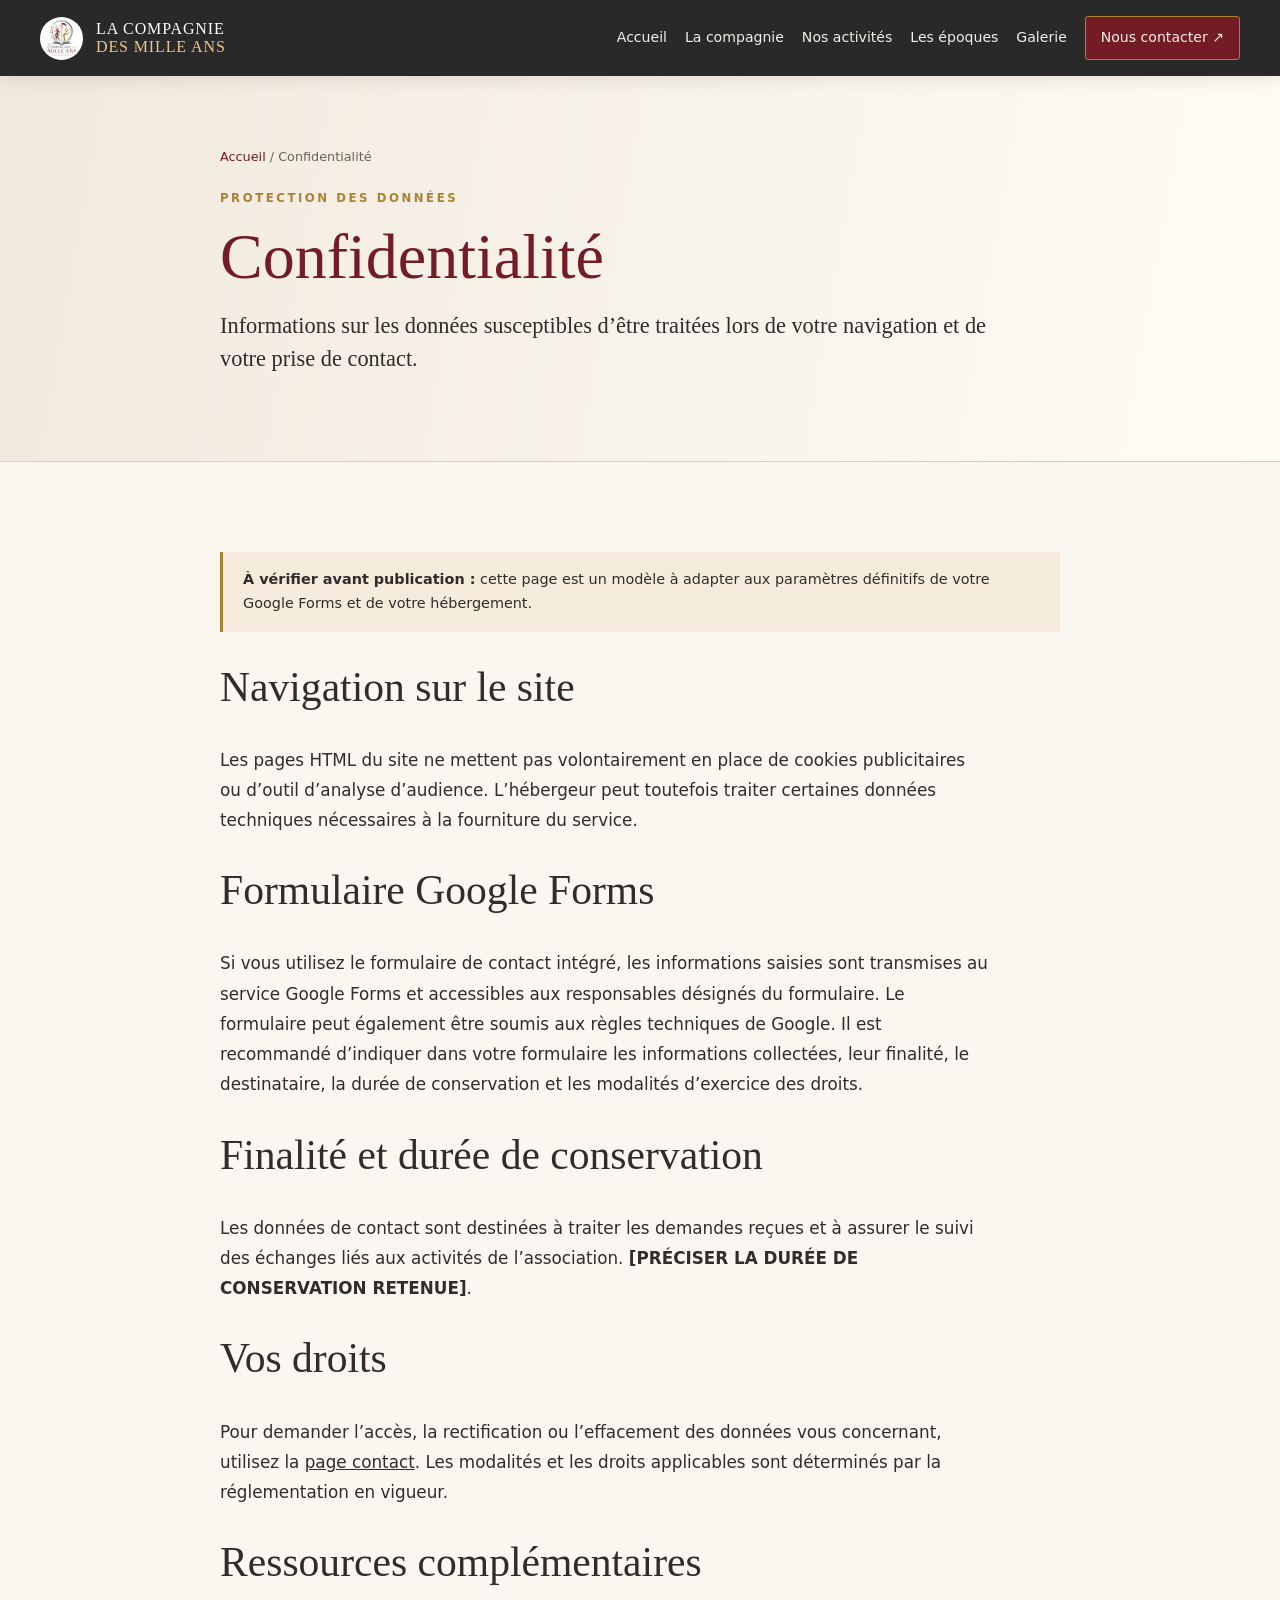
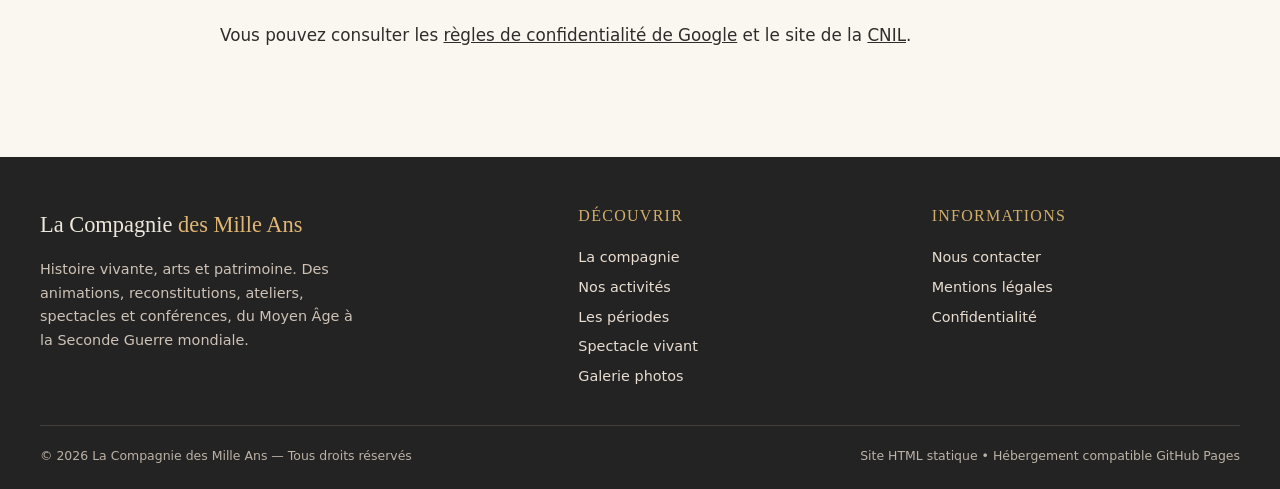
<file: confidentialite.html>
<!doctype html><html lang="fr"><head><meta charset="utf-8"><meta name="viewport" content="width=device-width,initial-scale=1">
<title>Confidentialité | La Compagnie des Mille Ans</title><meta name="description" content="Informations sur la confidentialité et le formulaire de contact Google Forms."><meta name="theme-color" content="#292929">
<meta property="og:type" content="website"><meta property="og:site_name" content="La Compagnie des Mille Ans"><meta property="og:title" content="Confidentialité"><meta property="og:description" content="Informations sur la confidentialité et le formulaire de contact Google Forms.">
<link rel="icon" href="assets/images/favicon.svg" type="image/svg+xml"><link rel="stylesheet" href="assets/css/styles.css">
<script defer src="assets/js/config.js"></script><script defer src="assets/js/site.js"></script></head><body><a class="skip-link" href="#contenu">Aller au contenu</a>
<header class="site-header"><div class="container header-inner">
<a href="index.html" class="brand" aria-label="La Compagnie des Mille Ans, accueil"><img class="brand-mark" src="assets/images/logo-officiel.webp" width="43" height="43" alt=""><span class="brand-title">La Compagnie <strong>des Mille Ans</strong></span></a>
<button class="menu-toggle" type="button" aria-expanded="false" aria-controls="menu-principal" aria-label="Afficher le menu">☰</button>
<nav id="menu-principal" class="main-nav" aria-label="Navigation principale"><a class="nav-link" href="index.html">Accueil</a><a class="nav-link" href="compagnie.html">La compagnie</a><a class="nav-link" href="activites.html">Nos activités</a><a class="nav-link" href="periodes.html">Les époques</a><a class="nav-link" href="galerie.html">Galerie</a><a class="nav-link nav-cta" href="contact.html">Nous contacter ↗</a></nav></div></header>
<main id="contenu"><section class="page-banner"><div class="narrow"><div class="breadcrumb"><a href="index.html">Accueil</a> / Confidentialité</div><div class="eyebrow" style="margin-top:22px">Protection des données</div><h1>Confidentialité</h1><p class="lead">Informations sur les données susceptibles d’être traitées lors de votre navigation et de votre prise de contact.</p></div></section><section class="section"><div class="narrow prose"><div class="notice"><strong>À vérifier avant publication :</strong> cette page est un modèle à adapter aux paramètres définitifs de votre Google Forms et de votre hébergement.</div><h2>Navigation sur le site</h2><p>Les pages HTML du site ne mettent pas volontairement en place de cookies publicitaires ou d’outil d’analyse d’audience. L’hébergeur peut toutefois traiter certaines données techniques nécessaires à la fourniture du service.</p><h2>Formulaire Google Forms</h2><p>Si vous utilisez le formulaire de contact intégré, les informations saisies sont transmises au service Google Forms et accessibles aux responsables désignés du formulaire. Le formulaire peut également être soumis aux règles techniques de Google. Il est recommandé d’indiquer dans votre formulaire les informations collectées, leur finalité, le destinataire, la durée de conservation et les modalités d’exercice des droits.</p><h2>Finalité et durée de conservation</h2><p>Les données de contact sont destinées à traiter les demandes reçues et à assurer le suivi des échanges liés aux activités de l’association. <strong>[PRÉCISER LA DURÉE DE CONSERVATION RETENUE]</strong>.</p><h2>Vos droits</h2><p>Pour demander l’accès, la rectification ou l’effacement des données vous concernant, utilisez la <a href="contact.html">page contact</a>. Les modalités et les droits applicables sont déterminés par la réglementation en vigueur.</p><h2>Ressources complémentaires</h2><p>Vous pouvez consulter les <a href="https://policies.google.com/privacy?hl=fr" target="_blank" rel="noopener noreferrer">règles de confidentialité de Google</a> et le site de la <a href="https://www.cnil.fr" target="_blank" rel="noopener noreferrer">CNIL</a>.</p></div></section></main><footer class="site-footer"><div class="container"><div class="footer-grid"><div>
<div class="footer-title">La Compagnie <span>des Mille Ans</span></div>
<p class="small" style="max-width:36ch;color:#cec2b6;margin-top:14px">Histoire vivante, arts et patrimoine. Des animations, reconstitutions, ateliers, spectacles et conférences, du Moyen Âge à la Seconde Guerre mondiale.</p>
</div><div class="footer-col"><h4>Découvrir</h4><a href="compagnie.html">La compagnie</a><a href="activites.html">Nos activités</a><a href="periodes.html">Les périodes</a><a href="spectacles.html">Spectacle vivant</a><a href="galerie.html">Galerie photos</a></div>
<div class="footer-col"><h4>Informations</h4><a href="contact.html">Nous contacter</a><a href="mentions-legales.html">Mentions légales</a><a href="confidentialite.html">Confidentialité</a></div></div>
<div class="footer-bottom"><span>© <span class="current-year">2026</span> La Compagnie des Mille Ans — Tous droits réservés</span><span>Site HTML statique • Hébergement compatible GitHub Pages</span></div></div></footer></body></html>
</file>
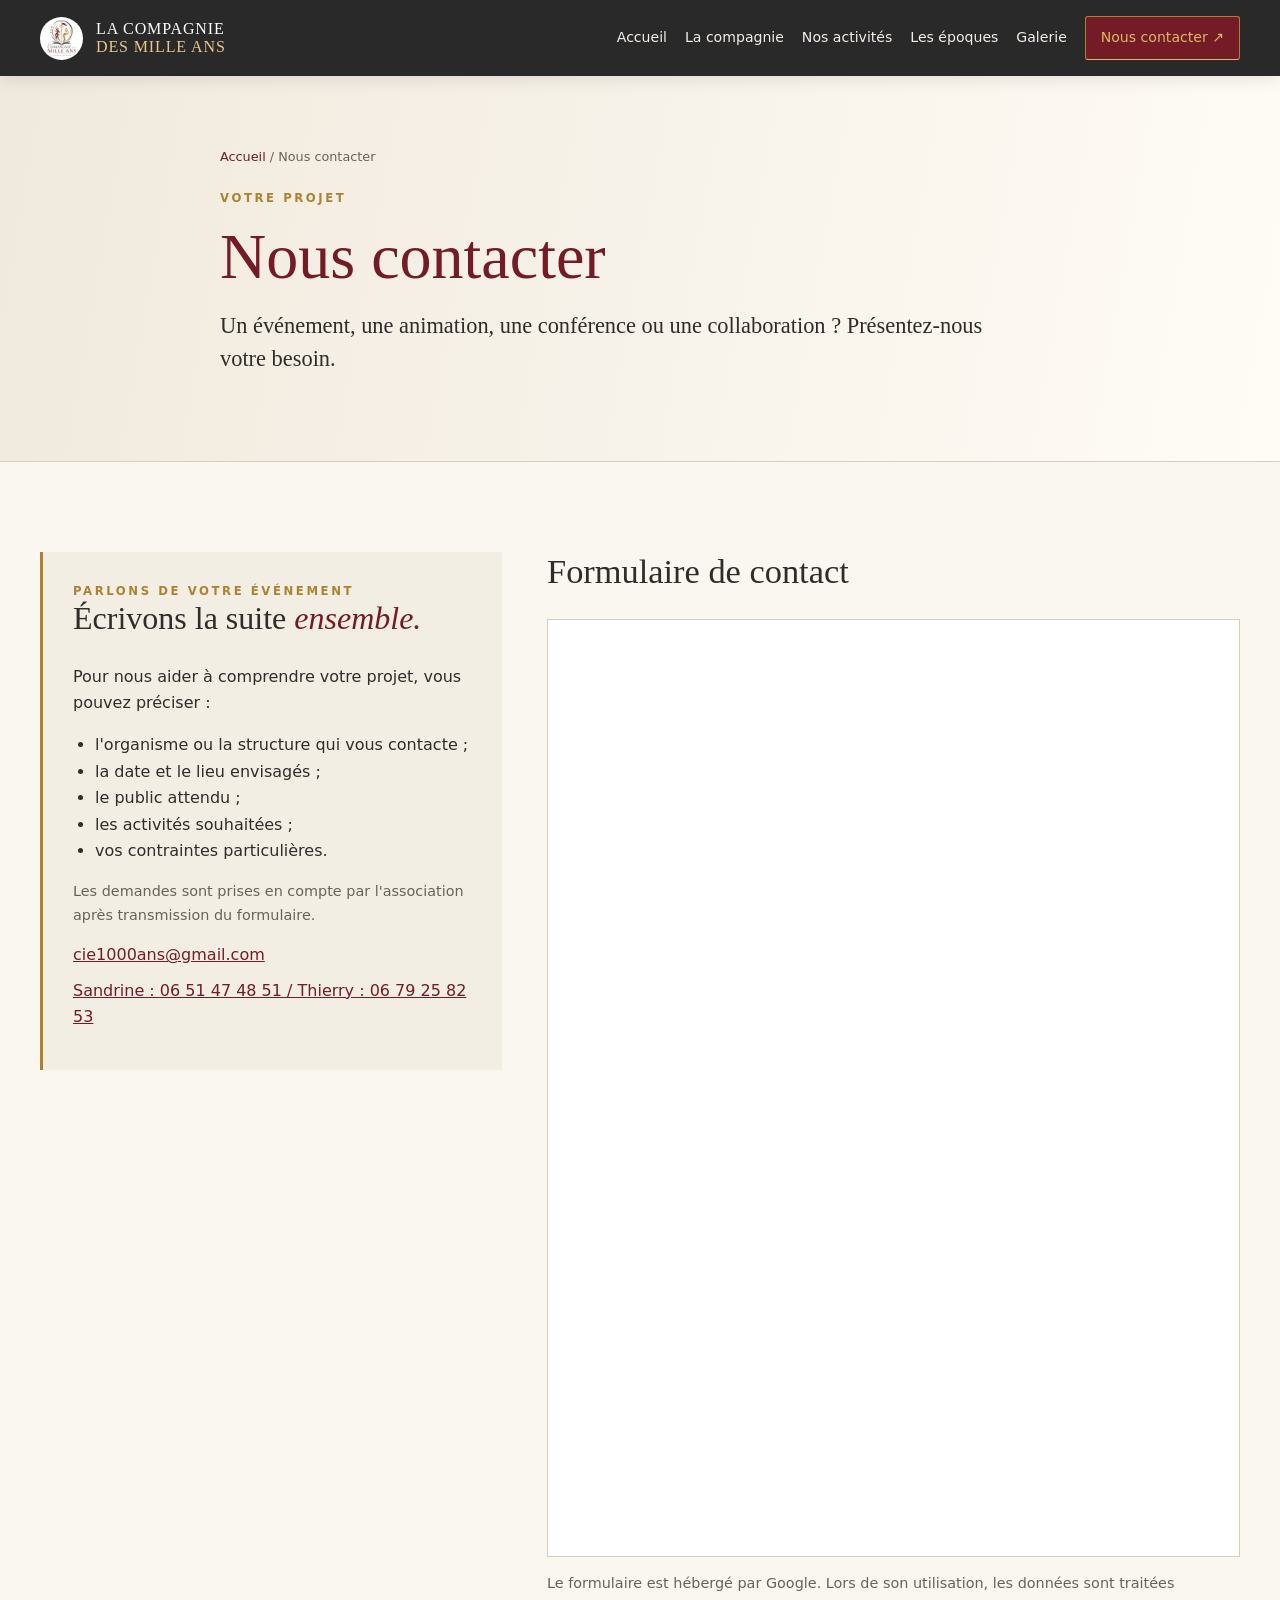
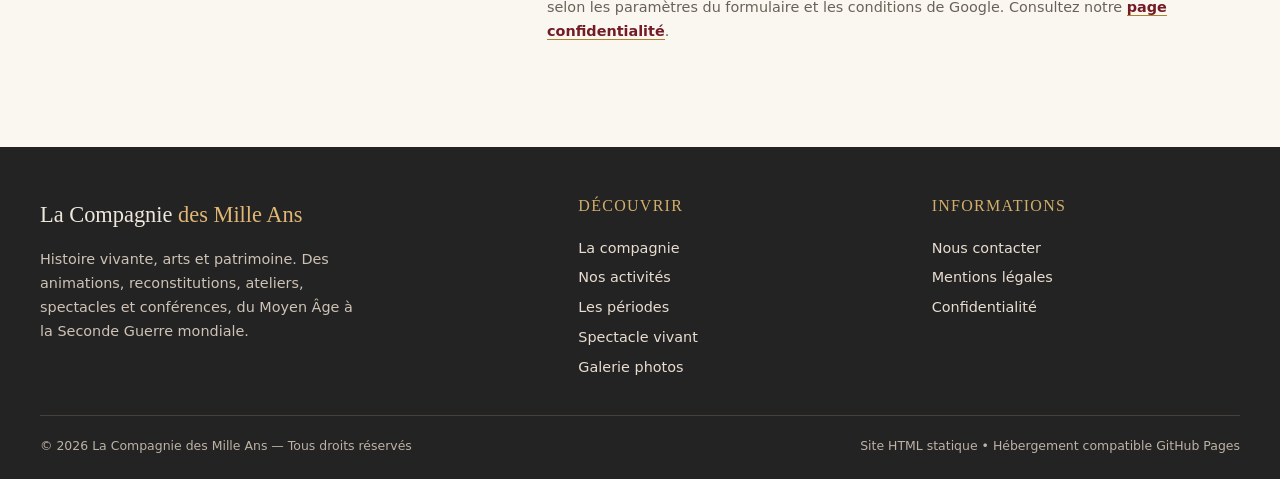
<file: contact.html>
<!doctype html><html lang="fr"><head><meta charset="utf-8"><meta name="viewport" content="width=device-width,initial-scale=1">
<title>Contact et demande de prestation | La Compagnie des Mille Ans</title><meta name="description" content="Contactez La Compagnie des Mille Ans pour organiser une animation historique, un atelier, une conférence ou un spectacle."><meta name="theme-color" content="#292929">
<meta property="og:type" content="website"><meta property="og:site_name" content="La Compagnie des Mille Ans"><meta property="og:title" content="Contact et demande de prestation"><meta property="og:description" content="Contactez La Compagnie des Mille Ans pour organiser une animation historique, un atelier, une conférence ou un spectacle.">
<link rel="icon" href="assets/images/favicon.svg" type="image/svg+xml"><link rel="stylesheet" href="assets/css/styles.css">
<script defer src="assets/js/config.js"></script><script defer src="assets/js/site.js"></script></head><body><a class="skip-link" href="#contenu">Aller au contenu</a>
<header class="site-header"><div class="container header-inner">
<a href="index.html" class="brand" aria-label="La Compagnie des Mille Ans, accueil"><img class="brand-mark" src="assets/images/logo-officiel.webp" width="43" height="43" alt=""><span class="brand-title">La Compagnie <strong>des Mille Ans</strong></span></a>
<button class="menu-toggle" type="button" aria-expanded="false" aria-controls="menu-principal" aria-label="Afficher le menu">☰</button>
<nav id="menu-principal" class="main-nav" aria-label="Navigation principale"><a class="nav-link" href="index.html">Accueil</a><a class="nav-link" href="compagnie.html">La compagnie</a><a class="nav-link" href="activites.html">Nos activités</a><a class="nav-link" href="periodes.html">Les époques</a><a class="nav-link" href="galerie.html">Galerie</a><a class="nav-link nav-cta" href="contact.html">Nous contacter ↗</a></nav></div></header>
<main id="contenu"><section class="page-banner"><div class="narrow"><div class="breadcrumb"><a href="index.html">Accueil</a> / Nous contacter</div><div class="eyebrow" style="margin-top:22px">Votre projet</div><h1>Nous contacter</h1><p class="lead">Un événement, une animation, une conférence ou une collaboration ? Présentez-nous votre besoin.</p></div></section><section class="section"><div class="container contact-grid"><aside class="contact-aside"><div class="eyebrow">Parlons de votre événement</div><h2>Écrivons la suite <span class="burgundy italic">ensemble.</span></h2><p>Pour nous aider à comprendre votre projet, vous pouvez préciser :</p><ul><li>l'organisme ou la structure qui vous contacte ;</li><li>la date et le lieu envisagés ;</li><li>le public attendu ;</li><li>les activités souhaitées ;</li><li>vos contraintes particulières.</li></ul><p class="small muted">Les demandes sont prises en compte par l'association après transmission du formulaire.</p><div class="contact-links"><a id="email-public" hidden></a><a id="telephone-public" hidden></a></div><a id="google-form-external" class="text-link" href="#" target="_blank" rel="noopener noreferrer" hidden>Ouvrir le formulaire dans un nouvel onglet ↗</a></aside><div><h2 style="font-size:2.15rem">Formulaire de contact</h2><div id="google-form-container" class="google-form-wrapper"><div class="form-setup-message"><div class="eyebrow">Bientôt disponible</div><h3>Formulaire Google Forms</h3><p>Le formulaire de contact de la compagnie sera accessible ici une fois activé.</p><p class="small muted">Pour l’administrateur du site : coller l’URL d’intégration du formulaire dans <code>assets/js/config.js</code>, paramètre <code>googleFormEmbedUrl</code>. Voir le README fourni.</p></div></div><p class="small muted" style="margin-top:15px">Le formulaire est hébergé par Google. Lors de son utilisation, les données sont traitées selon les paramètres du formulaire et les conditions de Google. Consultez notre <a class="text-link" href="confidentialite.html">page confidentialité</a>.</p></div></div></section></main><footer class="site-footer"><div class="container"><div class="footer-grid"><div>
<div class="footer-title">La Compagnie <span>des Mille Ans</span></div>
<p class="small" style="max-width:36ch;color:#cec2b6;margin-top:14px">Histoire vivante, arts et patrimoine. Des animations, reconstitutions, ateliers, spectacles et conférences, du Moyen Âge à la Seconde Guerre mondiale.</p>
</div><div class="footer-col"><h4>Découvrir</h4><a href="compagnie.html">La compagnie</a><a href="activites.html">Nos activités</a><a href="periodes.html">Les périodes</a><a href="spectacles.html">Spectacle vivant</a><a href="galerie.html">Galerie photos</a></div>
<div class="footer-col"><h4>Informations</h4><a href="contact.html">Nous contacter</a><a href="mentions-legales.html">Mentions légales</a><a href="confidentialite.html">Confidentialité</a></div></div>
<div class="footer-bottom"><span>© <span class="current-year">2026</span> La Compagnie des Mille Ans — Tous droits réservés</span><span>Site HTML statique • Hébergement compatible GitHub Pages</span></div></div></footer></body></html>
</file>
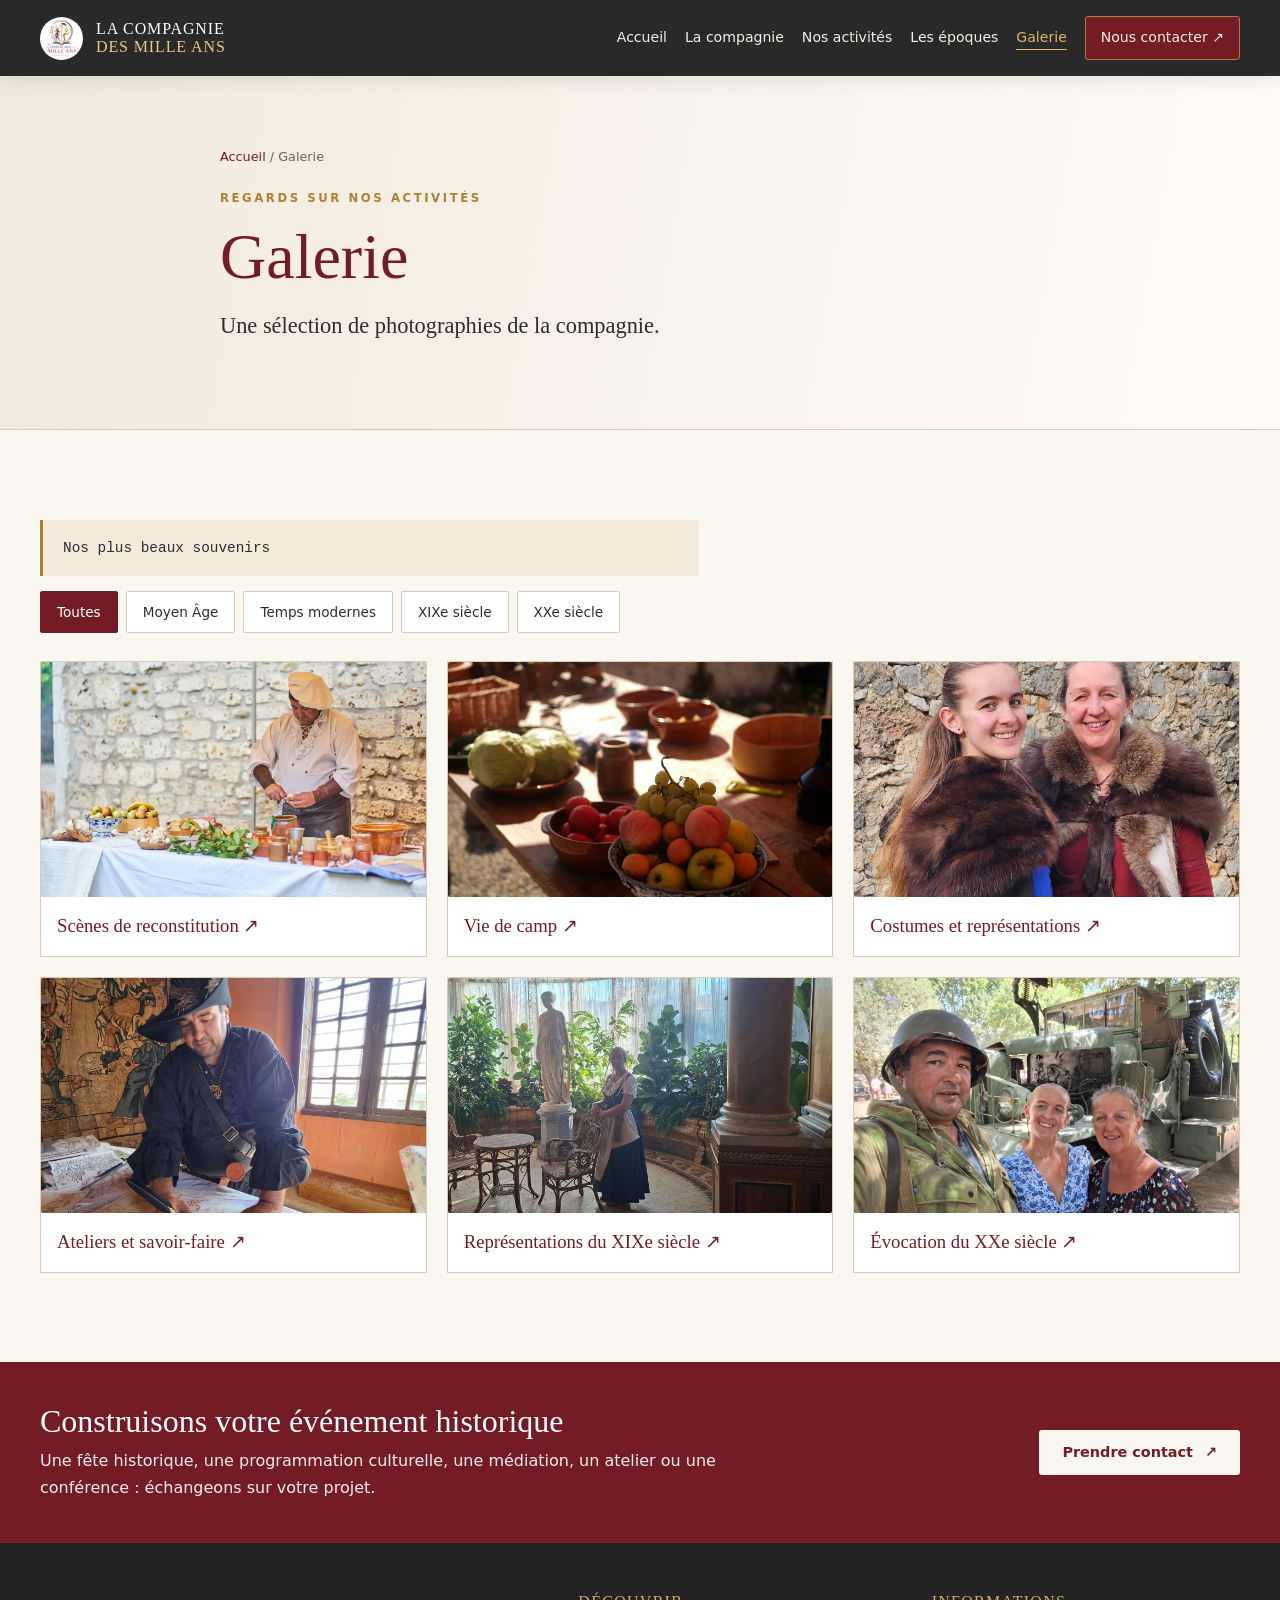
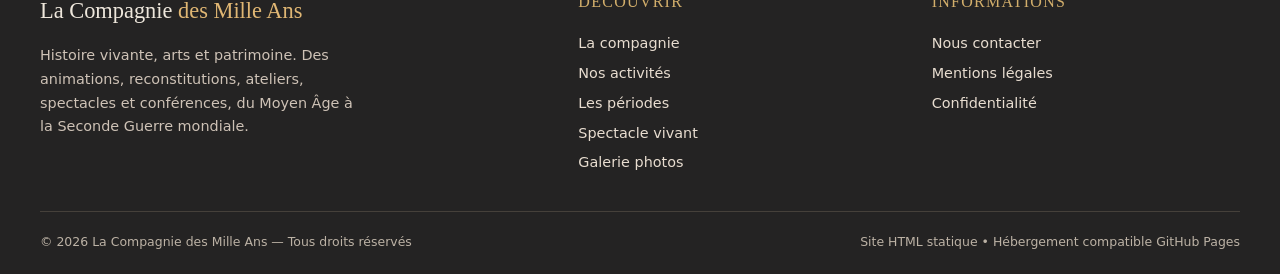
<file: galerie.html>
<!doctype html><html lang="fr"><head><meta charset="utf-8"><meta name="viewport" content="width=device-width,initial-scale=1">
<title>Galerie photos | La Compagnie des Mille Ans</title><meta name="description" content="Photographies et images de reconstitutions, ateliers, conférences et spectacles de la compagnie."><meta name="theme-color" content="#292929">
<meta property="og:type" content="website"><meta property="og:site_name" content="La Compagnie des Mille Ans"><meta property="og:title" content="Galerie photos"><meta property="og:description" content="Photographies et images de reconstitutions, ateliers, conférences et spectacles de la compagnie.">
<link rel="icon" href="assets/images/favicon.svg" type="image/svg+xml"><link rel="stylesheet" href="assets/css/styles.css">
<script defer src="assets/js/config.js"></script><script defer src="assets/js/site.js"></script></head><body><a class="skip-link" href="#contenu">Aller au contenu</a>
<header class="site-header"><div class="container header-inner">
<a href="index.html" class="brand" aria-label="La Compagnie des Mille Ans, accueil"><img class="brand-mark" src="assets/images/logo-officiel.webp" width="43" height="43" alt=""><span class="brand-title">La Compagnie <strong>des Mille Ans</strong></span></a>
<button class="menu-toggle" type="button" aria-expanded="false" aria-controls="menu-principal" aria-label="Afficher le menu">☰</button>
<nav id="menu-principal" class="main-nav" aria-label="Navigation principale"><a class="nav-link" href="index.html">Accueil</a><a class="nav-link" href="compagnie.html">La compagnie</a><a class="nav-link" href="activites.html">Nos activités</a><a class="nav-link" href="periodes.html">Les époques</a><a class="nav-link" href="galerie.html">Galerie</a><a class="nav-link nav-cta" href="contact.html">Nous contacter ↗</a></nav></div></header>
<main id="contenu"><section class="page-banner"><div class="narrow"><div class="breadcrumb"><a href="index.html">Accueil</a> / Galerie</div><div class="eyebrow" style="margin-top:22px">Regards sur nos activités</div><h1>Galerie</h1><p class="lead">Une sélection de photographies de la compagnie.</p></div></section><section class="section"><div class="container"><p class="notice"><code></code> <code>Nos plus beaux souvenirs</code></p><div class="gallery-filters" role="group" aria-label="Filtrer la galerie"><button type="button" class="filter-button is-selected" data-filter="tous" aria-pressed="true">Toutes</button><button type="button" class="filter-button" data-filter="medieval" aria-pressed="false">Moyen Âge</button><button type="button" class="filter-button" data-filter="renaissance" aria-pressed="false">Temps modernes</button><button type="button" class="filter-button" data-filter="dixneuvieme" aria-pressed="false">XIXe siècle</button><button type="button" class="filter-button" data-filter="guerre" aria-pressed="false">XXe siècle</button></div><div class="gallery-grid"><article class="gallery-item" data-era="medieval"><button type="button" data-caption="Scènes de reconstitution" aria-label="Agrandir : Scènes de reconstitution"><div class="photo-frame " data-photo="galerie01" data-alt="Scènes de reconstitution" >
    <div class="placeholder" aria-label="Photographie de la compagnie"><span class="placeholder-symbol" aria-hidden="true">✦</span><strong>Scènes de reconstitution</strong><small>Photographie de la compagnie</small></div></div><span class="gallery-caption">Scènes de reconstitution <span aria-hidden="true">↗</span></span></button></article><article class="gallery-item" data-era="medieval"><button type="button" data-caption="Vie de camp" aria-label="Agrandir : Vie de camp"><div class="photo-frame " data-photo="galerie02" data-alt="Vie de camp" >
    <div class="placeholder" aria-label="Photographie de la compagnie"><span class="placeholder-symbol" aria-hidden="true">✦</span><strong>Vie de camp</strong><small>Photographie de la compagnie</small></div></div><span class="gallery-caption">Vie de camp <span aria-hidden="true">↗</span></span></button></article><article class="gallery-item" data-era="renaissance"><button type="button" data-caption="Costumes et représentations" aria-label="Agrandir : Costumes et représentations"><div class="photo-frame " data-photo="galerie03" data-alt="Costumes et représentations" >
    <div class="placeholder" aria-label="Photographie de la compagnie"><span class="placeholder-symbol" aria-hidden="true">✦</span><strong>Costumes et représentations</strong><small>Photographie de la compagnie</small></div></div><span class="gallery-caption">Costumes et représentations <span aria-hidden="true">↗</span></span></button></article><article class="gallery-item" data-era="renaissance"><button type="button" data-caption="Ateliers et savoir-faire" aria-label="Agrandir : Ateliers et savoir-faire"><div class="photo-frame " data-photo="galerie04" data-alt="Ateliers et savoir-faire" >
    <div class="placeholder" aria-label="Photographie de la compagnie"><span class="placeholder-symbol" aria-hidden="true">✦</span><strong>Ateliers et savoir-faire</strong><small>Photographie de la compagnie</small></div></div><span class="gallery-caption">Ateliers et savoir-faire <span aria-hidden="true">↗</span></span></button></article><article class="gallery-item" data-era="dixneuvieme"><button type="button" data-caption="Représentations du XIXe siècle" aria-label="Agrandir : Représentations du XIXe siècle"><div class="photo-frame " data-photo="galerie05" data-alt="Représentations du XIXe siècle" >
    <div class="placeholder" aria-label="Photographie de la compagnie"><span class="placeholder-symbol" aria-hidden="true">✦</span><strong>Représentations du XIXe siècle</strong><small>Photographie de la compagnie</small></div></div><span class="gallery-caption">Représentations du XIXe siècle <span aria-hidden="true">↗</span></span></button></article><article class="gallery-item" data-era="guerre"><button type="button" data-caption="Évocation du XXe siècle" aria-label="Agrandir : Évocation du XXe siècle"><div class="photo-frame " data-photo="galerie06" data-alt="Évocation du XXe siècle" >
    <div class="placeholder" aria-label="Photographie de la compagnie"><span class="placeholder-symbol" aria-hidden="true">✦</span><strong>Évocation du XXe siècle</strong><small>Photographie de la compagnie</small></div></div><span class="gallery-caption">Évocation du XXe siècle <span aria-hidden="true">↗</span></span></button></article></div><dialog class="gallery-dialog" id="galerie-dialog" aria-label="Photographie agrandie"><button type="button" class="dialog-close">Fermer ✕</button><img id="galerie-dialog-image" alt=""><p id="galerie-dialog-caption"></p></dialog></div></section><section class="cta-band"><div class="container cta-inner"><div><h2>Construisons votre événement historique</h2><p>Une fête historique, une programmation culturelle, une médiation, un atelier ou une conférence : échangeons sur votre projet.</p></div><a class="btn" href="contact.html">Prendre contact <span aria-hidden="true">↗</span></a></div></section></main><footer class="site-footer"><div class="container"><div class="footer-grid"><div>
<div class="footer-title">La Compagnie <span>des Mille Ans</span></div>
<p class="small" style="max-width:36ch;color:#cec2b6;margin-top:14px">Histoire vivante, arts et patrimoine. Des animations, reconstitutions, ateliers, spectacles et conférences, du Moyen Âge à la Seconde Guerre mondiale.</p>
</div><div class="footer-col"><h4>Découvrir</h4><a href="compagnie.html">La compagnie</a><a href="activites.html">Nos activités</a><a href="periodes.html">Les périodes</a><a href="spectacles.html">Spectacle vivant</a><a href="galerie.html">Galerie photos</a></div>
<div class="footer-col"><h4>Informations</h4><a href="contact.html">Nous contacter</a><a href="mentions-legales.html">Mentions légales</a><a href="confidentialite.html">Confidentialité</a></div></div>
<div class="footer-bottom"><span>© <span class="current-year">2026</span> La Compagnie des Mille Ans — Tous droits réservés</span><span>Site HTML statique • Hébergement compatible GitHub Pages</span></div></div></footer></body></html>
</file>
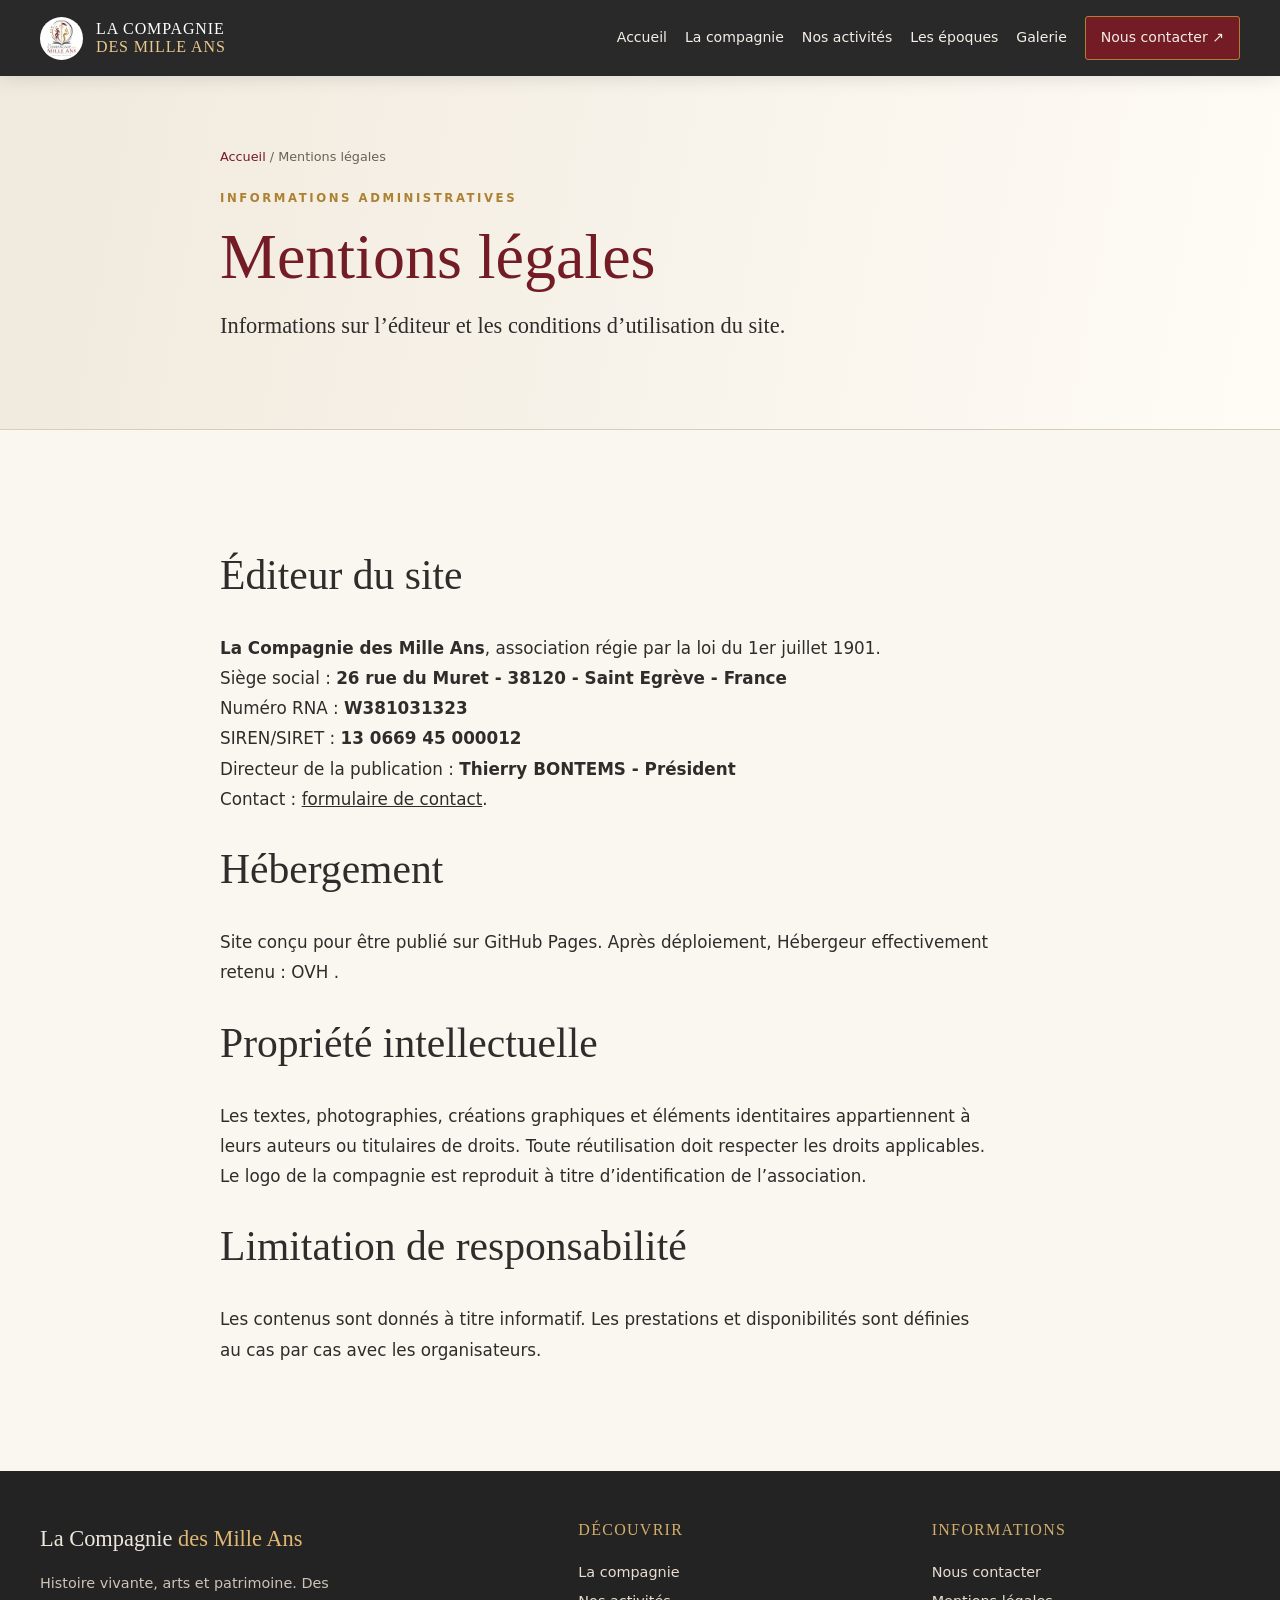
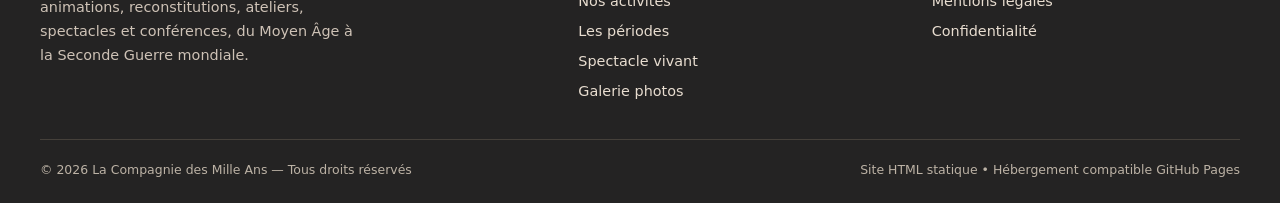
<file: mentions-legales.html>
<!doctype html><html lang="fr"><head><meta charset="utf-8"><meta name="viewport" content="width=device-width,initial-scale=1">
<title>Mentions légales | La Compagnie des Mille Ans</title><meta name="description" content="Mentions légales de La Compagnie des Mille Ans."><meta name="theme-color" content="#292929">
<meta property="og:type" content="website"><meta property="og:site_name" content="La Compagnie des Mille Ans"><meta property="og:title" content="Mentions légales"><meta property="og:description" content="Mentions légales de La Compagnie des Mille Ans.">
<link rel="icon" href="assets/images/favicon.svg" type="image/svg+xml"><link rel="stylesheet" href="assets/css/styles.css">
<script defer src="assets/js/config.js"></script><script defer src="assets/js/site.js"></script></head><body><a class="skip-link" href="#contenu">Aller au contenu</a>
<header class="site-header"><div class="container header-inner">
<a href="index.html" class="brand" aria-label="La Compagnie des Mille Ans, accueil"><img class="brand-mark" src="assets/images/logo-officiel.webp" width="43" height="43" alt=""><span class="brand-title">La Compagnie <strong>des Mille Ans</strong></span></a>
<button class="menu-toggle" type="button" aria-expanded="false" aria-controls="menu-principal" aria-label="Afficher le menu">☰</button>
<nav id="menu-principal" class="main-nav" aria-label="Navigation principale"><a class="nav-link" href="index.html">Accueil</a><a class="nav-link" href="compagnie.html">La compagnie</a><a class="nav-link" href="activites.html">Nos activités</a><a class="nav-link" href="periodes.html">Les époques</a><a class="nav-link" href="galerie.html">Galerie</a><a class="nav-link nav-cta" href="contact.html">Nous contacter ↗</a></nav></div></header>
<main id="contenu"><section class="page-banner"><div class="narrow"><div class="breadcrumb"><a href="index.html">Accueil</a> / Mentions légales</div><div class="eyebrow" style="margin-top:22px">Informations administratives</div><h1>Mentions légales</h1><p class="lead">Informations sur l’éditeur et les conditions d’utilisation du site.</p></div></section><section class="section"><div class="narrow prose"><h2>Éditeur du site</h2><p><strong>La Compagnie des Mille Ans</strong>, association régie par la loi du 1er juillet 1901.<br>Siège social : <strong>26 rue du Muret - 38120 - Saint Egrève - France</strong><br>Numéro RNA : <strong> W381031323</strong><br>SIREN/SIRET : <strong>13 0669 45 000012 </strong><br>Directeur de la publication : <strong>Thierry BONTEMS - Président </strong><br>Contact : <a href="contact.html">formulaire de contact</a>.</p><h2>Hébergement</h2><p>Site conçu pour être publié sur GitHub Pages. Après déploiement, Hébergeur effectivement retenu : OVH .</p><h2>Propriété intellectuelle</h2><p>Les textes, photographies, créations graphiques et éléments identitaires appartiennent à leurs auteurs ou titulaires de droits. Toute réutilisation doit respecter les droits applicables. Le logo de la compagnie est reproduit à titre d’identification de l’association.</p><h2>Limitation de responsabilité</h2><p>Les contenus sont donnés à titre informatif. Les prestations et disponibilités sont définies au cas par cas avec les organisateurs.</p></div></section></main><footer class="site-footer"><div class="container"><div class="footer-grid"><div>
<div class="footer-title">La Compagnie <span>des Mille Ans</span></div>
<p class="small" style="max-width:36ch;color:#cec2b6;margin-top:14px">Histoire vivante, arts et patrimoine. Des animations, reconstitutions, ateliers, spectacles et conférences, du Moyen Âge à la Seconde Guerre mondiale.</p>
</div><div class="footer-col"><h4>Découvrir</h4><a href="compagnie.html">La compagnie</a><a href="activites.html">Nos activités</a><a href="periodes.html">Les périodes</a><a href="spectacles.html">Spectacle vivant</a><a href="galerie.html">Galerie photos</a></div>
<div class="footer-col"><h4>Informations</h4><a href="contact.html">Nous contacter</a><a href="mentions-legales.html">Mentions légales</a><a href="confidentialite.html">Confidentialité</a></div></div>
<div class="footer-bottom"><span>© <span class="current-year">2026</span> La Compagnie des Mille Ans — Tous droits réservés</span><span>Site HTML statique • Hébergement compatible GitHub Pages</span></div></div></footer></body></html>
</file>
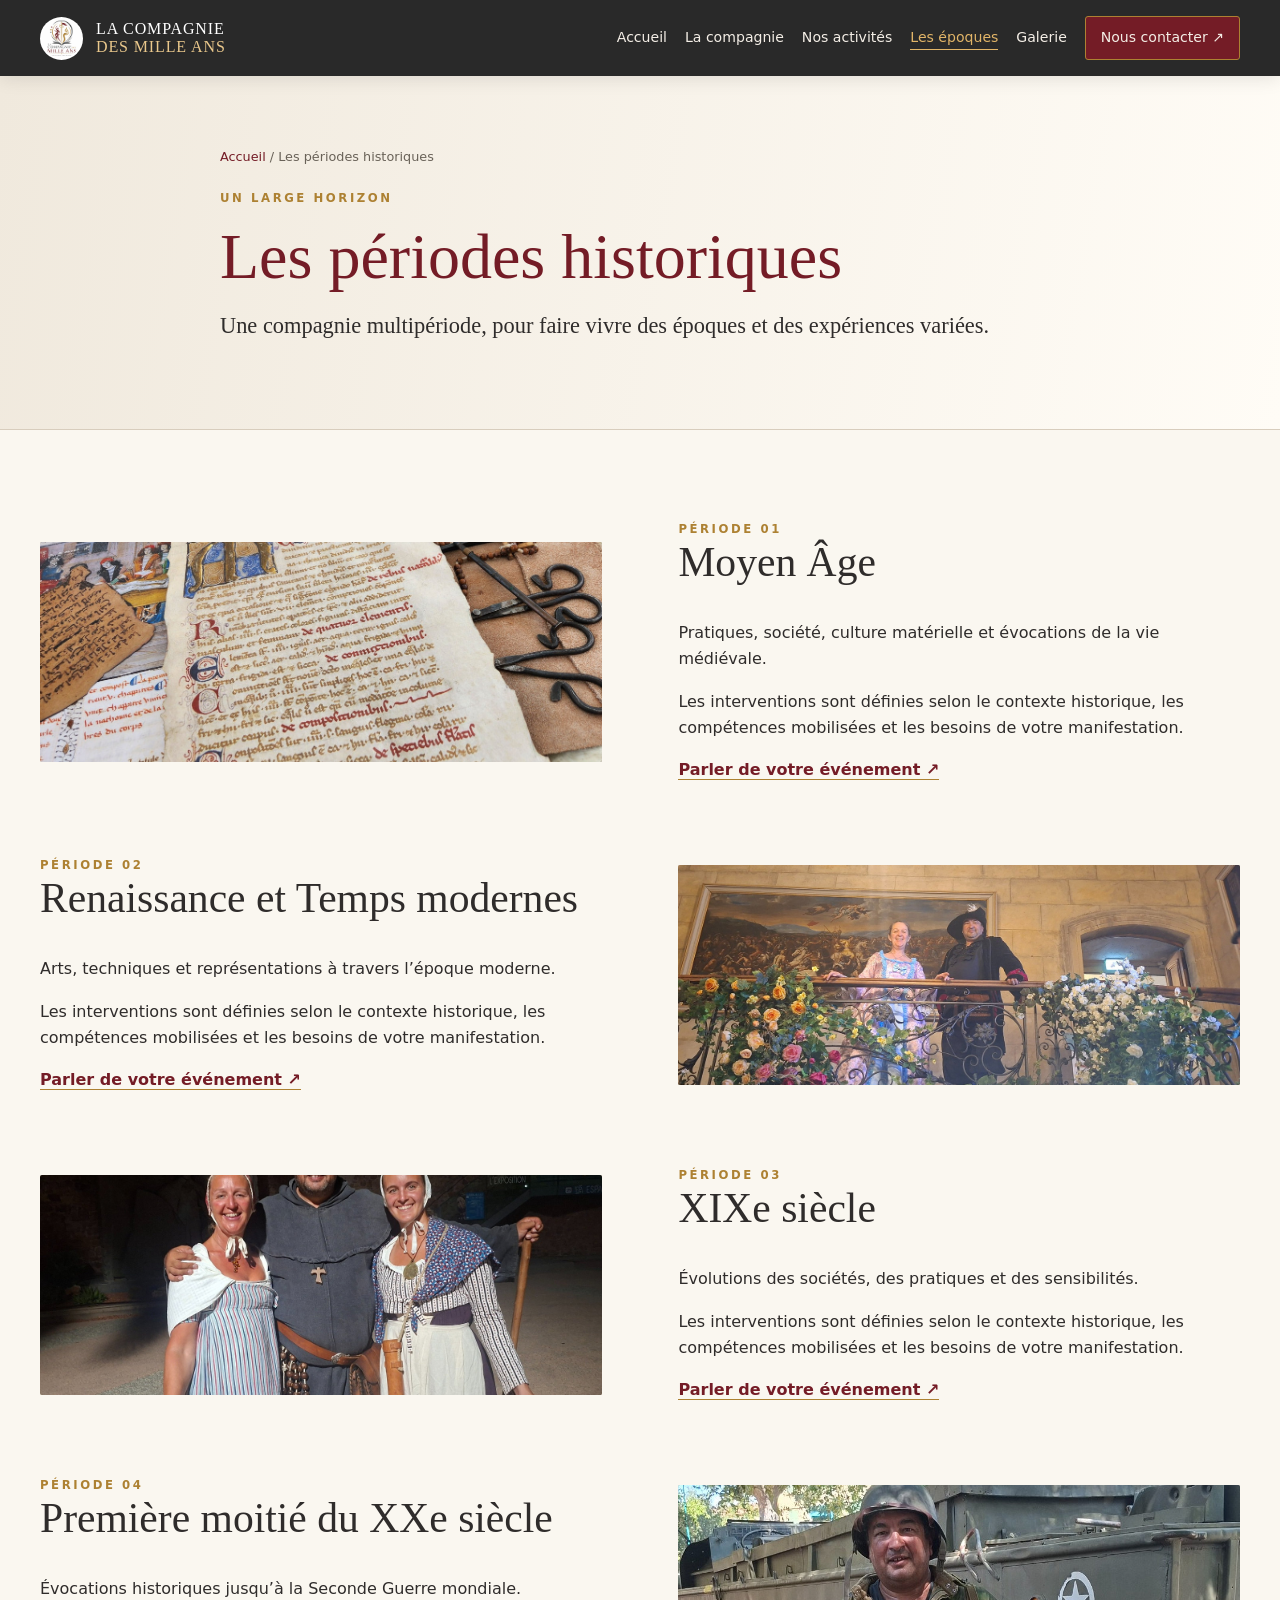
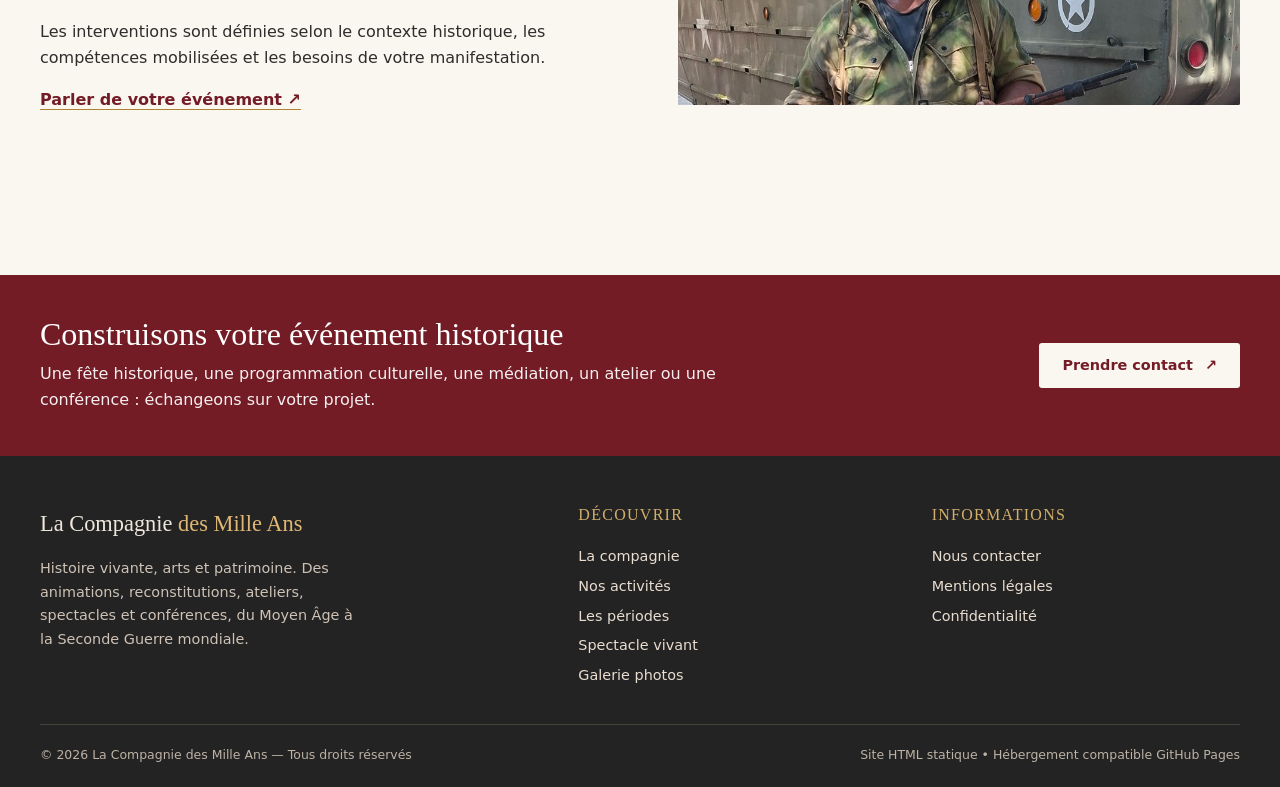
<file: periodes.html>
<!doctype html><html lang="fr"><head><meta charset="utf-8"><meta name="viewport" content="width=device-width,initial-scale=1">
<title>Les périodes historiques | La Compagnie des Mille Ans</title><meta name="description" content="De la période médiévale à la Seconde Guerre mondiale : un parcours multipériode."><meta name="theme-color" content="#292929">
<meta property="og:type" content="website"><meta property="og:site_name" content="La Compagnie des Mille Ans"><meta property="og:title" content="Les périodes historiques"><meta property="og:description" content="De la période médiévale à la Seconde Guerre mondiale : un parcours multipériode.">
<link rel="icon" href="assets/images/favicon.svg" type="image/svg+xml"><link rel="stylesheet" href="assets/css/styles.css">
<script defer src="assets/js/config.js"></script><script defer src="assets/js/site.js"></script></head><body><a class="skip-link" href="#contenu">Aller au contenu</a>
<header class="site-header"><div class="container header-inner">
<a href="index.html" class="brand" aria-label="La Compagnie des Mille Ans, accueil"><img class="brand-mark" src="assets/images/logo-officiel.webp" width="43" height="43" alt=""><span class="brand-title">La Compagnie <strong>des Mille Ans</strong></span></a>
<button class="menu-toggle" type="button" aria-expanded="false" aria-controls="menu-principal" aria-label="Afficher le menu">☰</button>
<nav id="menu-principal" class="main-nav" aria-label="Navigation principale"><a class="nav-link" href="index.html">Accueil</a><a class="nav-link" href="compagnie.html">La compagnie</a><a class="nav-link" href="activites.html">Nos activités</a><a class="nav-link" href="periodes.html">Les époques</a><a class="nav-link" href="galerie.html">Galerie</a><a class="nav-link nav-cta" href="contact.html">Nous contacter ↗</a></nav></div></header>
<main id="contenu"><section class="page-banner"><div class="narrow"><div class="breadcrumb"><a href="index.html">Accueil</a> / Les périodes historiques</div><div class="eyebrow" style="margin-top:22px">Un large horizon</div><h1>Les périodes historiques</h1><p class="lead">Une compagnie multipériode, pour faire vivre des époques et des expériences variées.</p></div></section><section class="section"><div class="container"><div id="moyen-age" class="split" style="margin-bottom:72px"><div><div class="photo-frame " data-photo="medieval" data-alt="Moyen Âge" >
    <div class="placeholder" aria-label="Photographie de la compagnie"><span class="placeholder-symbol" aria-hidden="true">✦</span><strong>Moyen Âge</strong><small>Photographie de la compagnie</small></div></div></div><div><div class="eyebrow">Période 01</div><h2>Moyen Âge</h2><p>Pratiques, société, culture matérielle et évocations de la vie médiévale.</p><p>Les interventions sont définies selon le contexte historique, les compétences mobilisées et les besoins de votre manifestation.</p><a class="text-link" href="contact.html">Parler de votre événement ↗</a></div></div><div id="temps-modernes" class="split" style="margin-bottom:72px"><div><div class="eyebrow">Période 02</div><h2>Renaissance et Temps modernes</h2><p>Arts, techniques et représentations à travers l’époque moderne.</p><p>Les interventions sont définies selon le contexte historique, les compétences mobilisées et les besoins de votre manifestation.</p><a class="text-link" href="contact.html">Parler de votre événement ↗</a></div><div><div class="photo-frame " data-photo="renaissance" data-alt="Renaissance et Temps modernes" >
    <div class="placeholder" aria-label="Photographie de la compagnie"><span class="placeholder-symbol" aria-hidden="true">✦</span><strong>Renaissance et Temps modernes</strong><small>Photographie de la compagnie</small></div></div></div></div><div id="xixe-siecle" class="split" style="margin-bottom:72px"><div><div class="photo-frame " data-photo="dixneuvieme" data-alt="XIXe siècle" >
    <div class="placeholder" aria-label="Photographie de la compagnie"><span class="placeholder-symbol" aria-hidden="true">✦</span><strong>XIXe siècle</strong><small>Photographie de la compagnie</small></div></div></div><div><div class="eyebrow">Période 03</div><h2>XIXe siècle</h2><p>Évolutions des sociétés, des pratiques et des sensibilités.</p><p>Les interventions sont définies selon le contexte historique, les compétences mobilisées et les besoins de votre manifestation.</p><a class="text-link" href="contact.html">Parler de votre événement ↗</a></div></div><div id="xxe-siecle" class="split" style="margin-bottom:72px"><div><div class="eyebrow">Période 04</div><h2>Première moitié du XXe siècle</h2><p>Évocations historiques jusqu’à la Seconde Guerre mondiale.</p><p>Les interventions sont définies selon le contexte historique, les compétences mobilisées et les besoins de votre manifestation.</p><a class="text-link" href="contact.html">Parler de votre événement ↗</a></div><div><div class="photo-frame " data-photo="guerre" data-alt="Première moitié du XXe siècle" >
    <div class="placeholder" aria-label="Photographie de la compagnie"><span class="placeholder-symbol" aria-hidden="true">✦</span><strong>Première moitié du XXe siècle</strong><small>Photographie de la compagnie</small></div></div></div></div></div></section><section class="cta-band"><div class="container cta-inner"><div><h2>Construisons votre événement historique</h2><p>Une fête historique, une programmation culturelle, une médiation, un atelier ou une conférence : échangeons sur votre projet.</p></div><a class="btn" href="contact.html">Prendre contact <span aria-hidden="true">↗</span></a></div></section></main><footer class="site-footer"><div class="container"><div class="footer-grid"><div>
<div class="footer-title">La Compagnie <span>des Mille Ans</span></div>
<p class="small" style="max-width:36ch;color:#cec2b6;margin-top:14px">Histoire vivante, arts et patrimoine. Des animations, reconstitutions, ateliers, spectacles et conférences, du Moyen Âge à la Seconde Guerre mondiale.</p>
</div><div class="footer-col"><h4>Découvrir</h4><a href="compagnie.html">La compagnie</a><a href="activites.html">Nos activités</a><a href="periodes.html">Les périodes</a><a href="spectacles.html">Spectacle vivant</a><a href="galerie.html">Galerie photos</a></div>
<div class="footer-col"><h4>Informations</h4><a href="contact.html">Nous contacter</a><a href="mentions-legales.html">Mentions légales</a><a href="confidentialite.html">Confidentialité</a></div></div>
<div class="footer-bottom"><span>© <span class="current-year">2026</span> La Compagnie des Mille Ans — Tous droits réservés</span><span>Site HTML statique • Hébergement compatible GitHub Pages</span></div></div></footer></body></html>
</file>
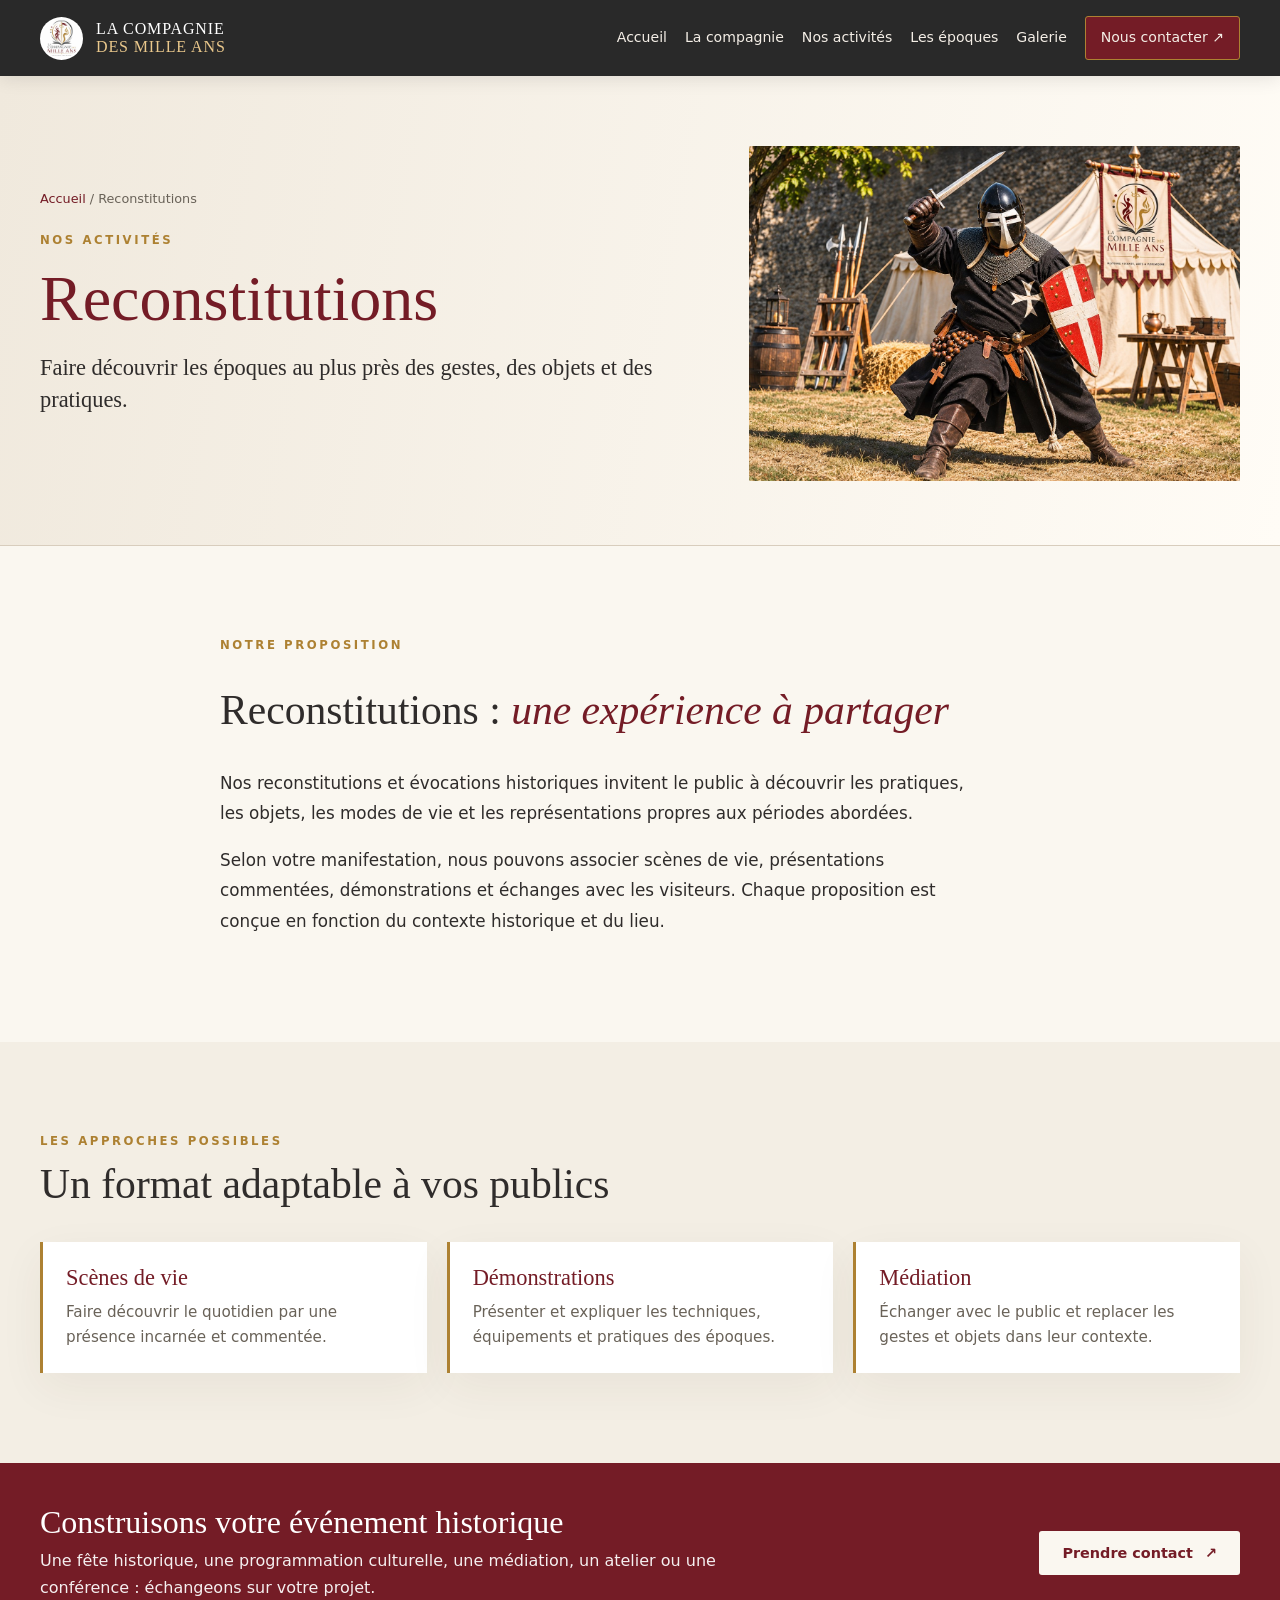
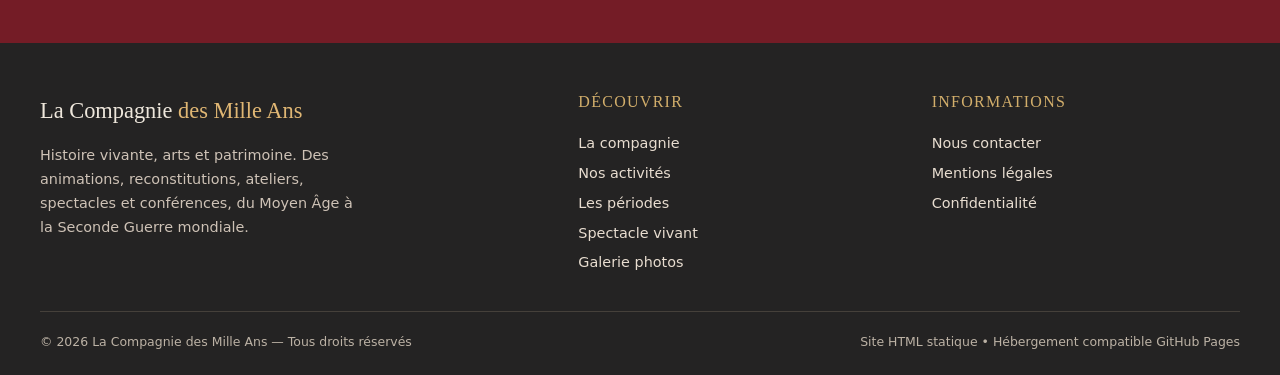
<file: reconstitutions.html>
<!doctype html><html lang="fr"><head><meta charset="utf-8"><meta name="viewport" content="width=device-width,initial-scale=1">
<title>Reconstitutions | La Compagnie des Mille Ans</title><meta name="description" content="Reconstitutions historiques et animations de campement."><meta name="theme-color" content="#292929">
<meta property="og:type" content="website"><meta property="og:site_name" content="La Compagnie des Mille Ans"><meta property="og:title" content="Reconstitutions"><meta property="og:description" content="Reconstitutions historiques et animations de campement.">
<link rel="icon" href="assets/images/favicon.svg" type="image/svg+xml"><link rel="stylesheet" href="assets/css/styles.css">
<script defer src="assets/js/config.js"></script><script defer src="assets/js/site.js"></script></head><body><a class="skip-link" href="#contenu">Aller au contenu</a>
<header class="site-header"><div class="container header-inner">
<a href="index.html" class="brand" aria-label="La Compagnie des Mille Ans, accueil"><img class="brand-mark" src="assets/images/logo-officiel.webp" width="43" height="43" alt=""><span class="brand-title">La Compagnie <strong>des Mille Ans</strong></span></a>
<button class="menu-toggle" type="button" aria-expanded="false" aria-controls="menu-principal" aria-label="Afficher le menu">☰</button>
<nav id="menu-principal" class="main-nav" aria-label="Navigation principale"><a class="nav-link" href="index.html">Accueil</a><a class="nav-link" href="compagnie.html">La compagnie</a><a class="nav-link" href="activites.html">Nos activités</a><a class="nav-link" href="periodes.html">Les époques</a><a class="nav-link" href="galerie.html">Galerie</a><a class="nav-link nav-cta" href="contact.html">Nous contacter ↗</a></nav></div></header>
<main id="contenu"><section class="page-banner"><div class="container page-banner-grid"><div><div class="breadcrumb"><a href="index.html">Accueil</a> / Reconstitutions</div><div class="eyebrow" style="margin-top:22px">Nos activités</div><h1>Reconstitutions</h1><p class="lead">Faire découvrir les époques au plus près des gestes, des objets et des pratiques.</p></div><div class="photo-frame " data-photo="reconstitution" data-alt="Reconstitution historique" >
    <div class="placeholder" aria-label="Photographie de la compagnie"><span class="placeholder-symbol" aria-hidden="true">✦</span><strong>Reconstitution historique</strong><small>Photographie de la compagnie</small></div></div></div></section><section class="section"><div class="narrow prose"><div class="eyebrow">Notre proposition</div><h2>Reconstitutions : <span class="burgundy italic">une expérience à partager</span></h2><p>Nos reconstitutions et évocations historiques invitent le public à découvrir les pratiques, les objets, les modes de vie et les représentations propres aux périodes abordées.</p><p>Selon votre manifestation, nous pouvons associer scènes de vie, présentations commentées, démonstrations et échanges avec les visiteurs. Chaque proposition est conçue en fonction du contexte historique et du lieu.</p></div></section>
<section class="section section-paper"><div class="container"><div class="section-header"><div class="eyebrow">Les approches possibles</div><h2>Un format adaptable à vos publics</h2></div><div class="info-grid"><div class="info-panel"><h3>Scènes de vie</h3><p>Faire découvrir le quotidien par une présence incarnée et commentée.</p></div><div class="info-panel"><h3>Démonstrations</h3><p>Présenter et expliquer les techniques, équipements et pratiques des époques.</p></div><div class="info-panel"><h3>Médiation</h3><p>Échanger avec le public et replacer les gestes et objets dans leur contexte.</p></div></div></div></section><section class="cta-band"><div class="container cta-inner"><div><h2>Construisons votre événement historique</h2><p>Une fête historique, une programmation culturelle, une médiation, un atelier ou une conférence : échangeons sur votre projet.</p></div><a class="btn" href="contact.html">Prendre contact <span aria-hidden="true">↗</span></a></div></section></main><footer class="site-footer"><div class="container"><div class="footer-grid"><div>
<div class="footer-title">La Compagnie <span>des Mille Ans</span></div>
<p class="small" style="max-width:36ch;color:#cec2b6;margin-top:14px">Histoire vivante, arts et patrimoine. Des animations, reconstitutions, ateliers, spectacles et conférences, du Moyen Âge à la Seconde Guerre mondiale.</p>
</div><div class="footer-col"><h4>Découvrir</h4><a href="compagnie.html">La compagnie</a><a href="activites.html">Nos activités</a><a href="periodes.html">Les périodes</a><a href="spectacles.html">Spectacle vivant</a><a href="galerie.html">Galerie photos</a></div>
<div class="footer-col"><h4>Informations</h4><a href="contact.html">Nous contacter</a><a href="mentions-legales.html">Mentions légales</a><a href="confidentialite.html">Confidentialité</a></div></div>
<div class="footer-bottom"><span>© <span class="current-year">2026</span> La Compagnie des Mille Ans — Tous droits réservés</span><span>Site HTML statique • Hébergement compatible GitHub Pages</span></div></div></footer></body></html>
</file>
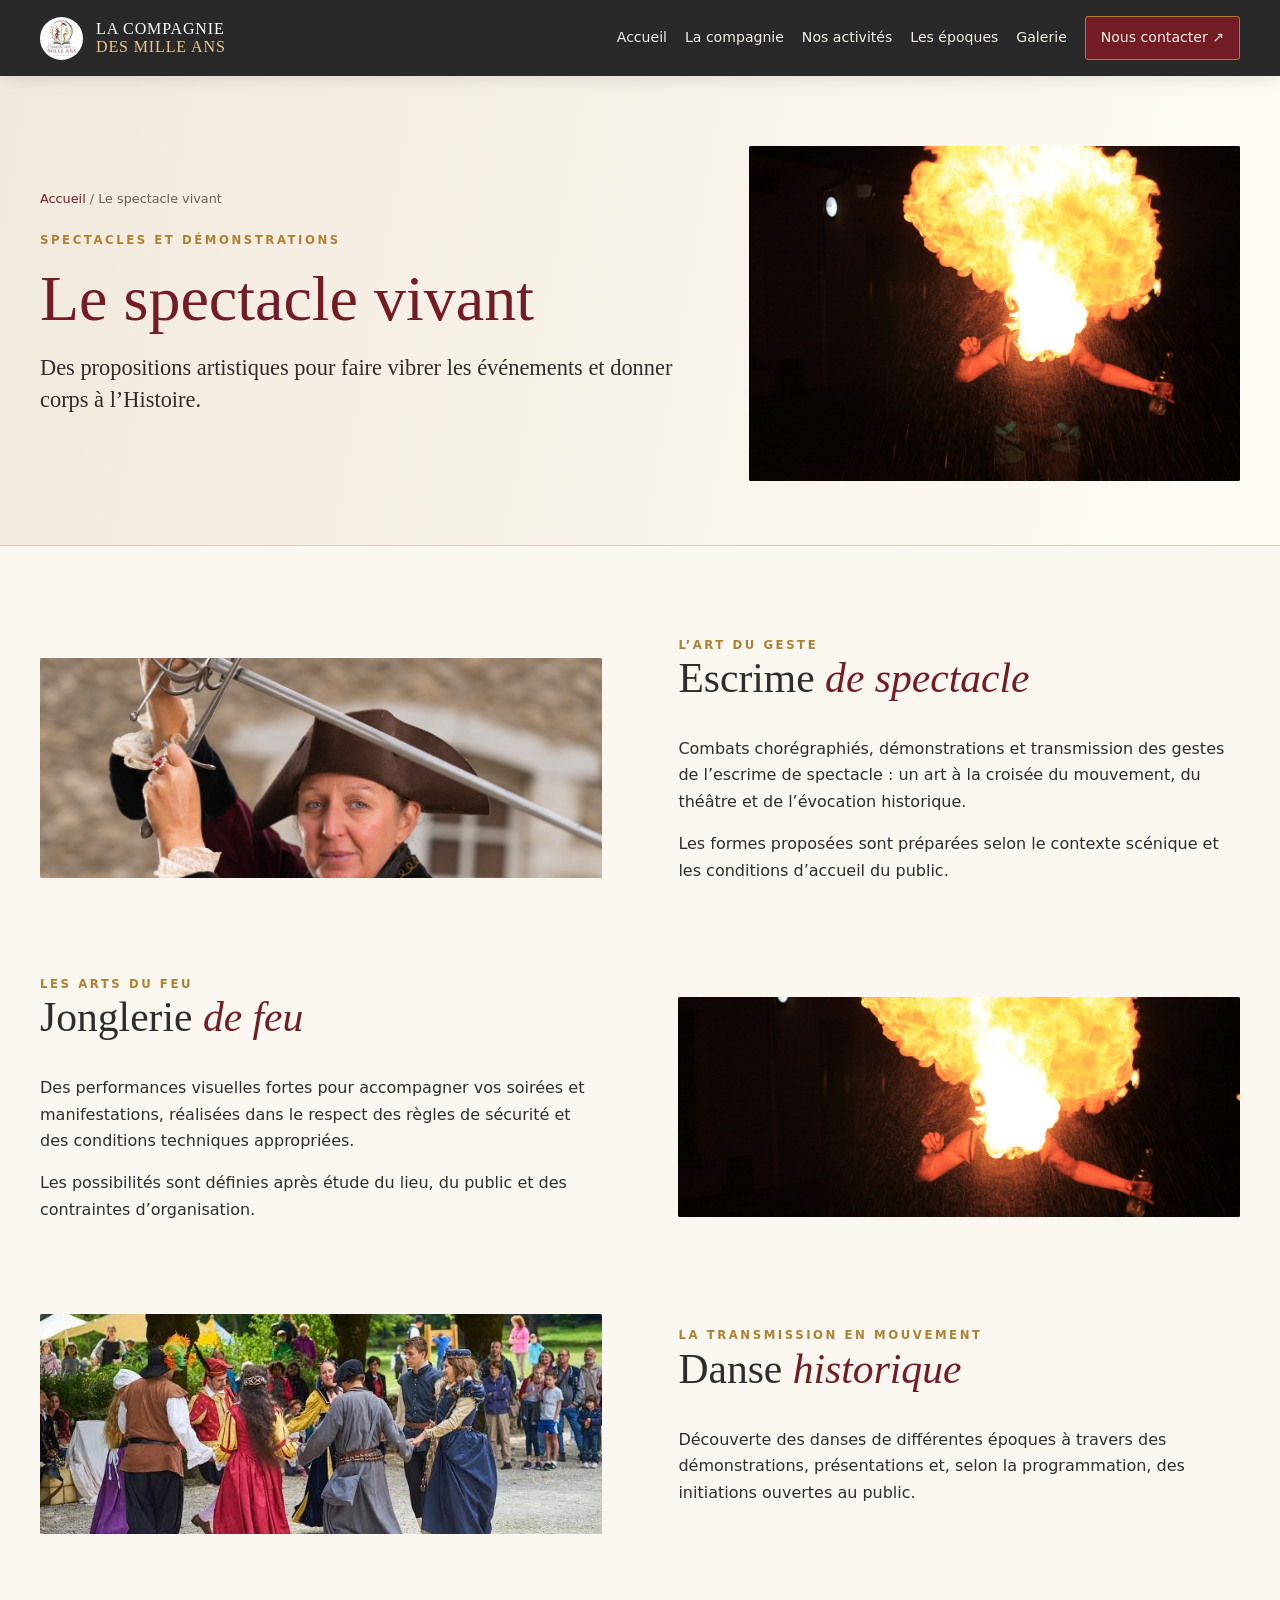
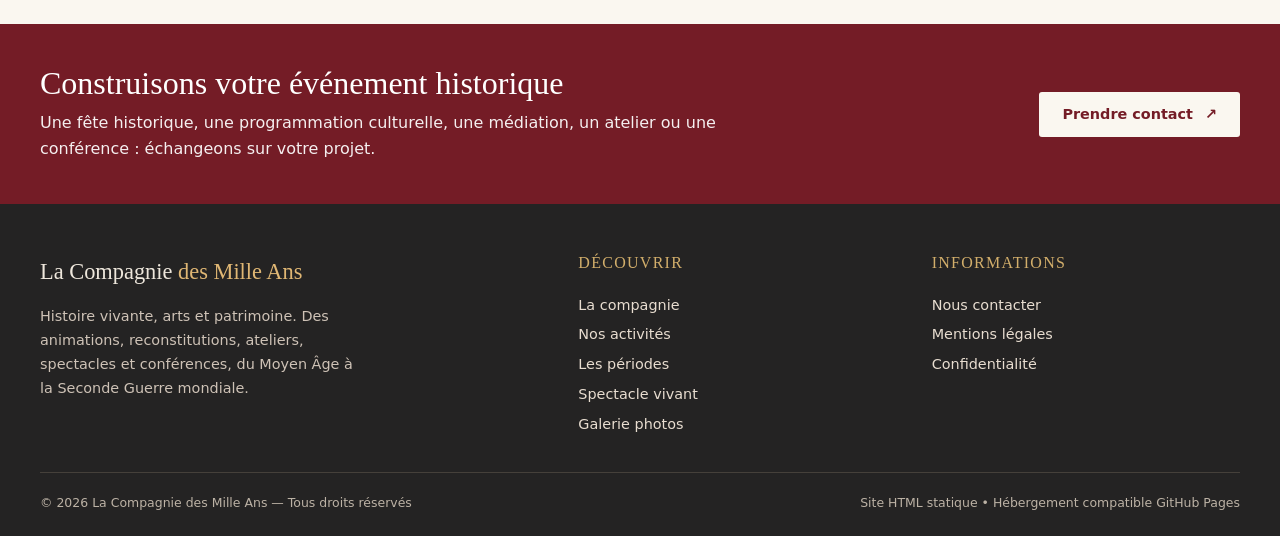
<file: spectacles.html>
<!doctype html><html lang="fr"><head><meta charset="utf-8"><meta name="viewport" content="width=device-width,initial-scale=1">
<title>Spectacle vivant | La Compagnie des Mille Ans</title><meta name="description" content="Escrime de spectacle, jonglerie de feu et danse historique : les formes artistiques de La Compagnie des Mille Ans."><meta name="theme-color" content="#292929">
<meta property="og:type" content="website"><meta property="og:site_name" content="La Compagnie des Mille Ans"><meta property="og:title" content="Spectacle vivant"><meta property="og:description" content="Escrime de spectacle, jonglerie de feu et danse historique : les formes artistiques de La Compagnie des Mille Ans.">
<link rel="icon" href="assets/images/favicon.svg" type="image/svg+xml"><link rel="stylesheet" href="assets/css/styles.css">
<script defer src="assets/js/config.js"></script><script defer src="assets/js/site.js"></script></head><body><a class="skip-link" href="#contenu">Aller au contenu</a>
<header class="site-header"><div class="container header-inner">
<a href="index.html" class="brand" aria-label="La Compagnie des Mille Ans, accueil"><img class="brand-mark" src="assets/images/logo-officiel.webp" width="43" height="43" alt=""><span class="brand-title">La Compagnie <strong>des Mille Ans</strong></span></a>
<button class="menu-toggle" type="button" aria-expanded="false" aria-controls="menu-principal" aria-label="Afficher le menu">☰</button>
<nav id="menu-principal" class="main-nav" aria-label="Navigation principale"><a class="nav-link" href="index.html">Accueil</a><a class="nav-link" href="compagnie.html">La compagnie</a><a class="nav-link" href="activites.html">Nos activités</a><a class="nav-link" href="periodes.html">Les époques</a><a class="nav-link" href="galerie.html">Galerie</a><a class="nav-link nav-cta" href="contact.html">Nous contacter ↗</a></nav></div></header>
<main id="contenu"><section class="page-banner"><div class="container page-banner-grid"><div><div class="breadcrumb"><a href="index.html">Accueil</a> / Le spectacle vivant</div><div class="eyebrow" style="margin-top:22px">Spectacles et démonstrations</div><h1>Le spectacle vivant</h1><p class="lead">Des propositions artistiques pour faire vibrer les événements et donner corps à l’Histoire.</p></div><div class="photo-frame " data-photo="feu" data-alt="Spectacle de jonglerie de feu" >
    <div class="placeholder" aria-label="Photographie de la compagnie"><span class="placeholder-symbol" aria-hidden="true">✦</span><strong>Spectacle de jonglerie de feu</strong><small>Photographie de la compagnie</small></div></div></div></section>
<section class="section"><div class="container"><div class="split" style="margin-bottom:75px"><div><div class="photo-frame " data-photo="escrime" data-alt="Escrime de spectacle" >
    <div class="placeholder" aria-label="Photographie de la compagnie"><span class="placeholder-symbol" aria-hidden="true">✦</span><strong>Escrime de spectacle</strong><small>Photographie de la compagnie</small></div></div></div><div><div class="eyebrow">L’art du geste</div><h2>Escrime <span class="burgundy italic">de spectacle</span></h2><p>Combats chorégraphiés, démonstrations et transmission des gestes de l’escrime de spectacle : un art à la croisée du mouvement, du théâtre et de l’évocation historique.</p><p>Les formes proposées sont préparées selon le contexte scénique et les conditions d’accueil du public.</p></div></div>
<div class="split" style="margin-bottom:75px"><div><div class="eyebrow">Les arts du feu</div><h2>Jonglerie <span class="burgundy italic">de feu</span></h2><p>Des performances visuelles fortes pour accompagner vos soirées et manifestations, réalisées dans le respect des règles de sécurité et des conditions techniques appropriées.</p><p>Les possibilités sont définies après étude du lieu, du public et des contraintes d’organisation.</p></div><div><div class="photo-frame " data-photo="feu" data-alt="Jonglerie de feu" >
    <div class="placeholder" aria-label="Photographie de la compagnie"><span class="placeholder-symbol" aria-hidden="true">✦</span><strong>Jonglerie de feu</strong><small>Photographie de la compagnie</small></div></div></div></div>
<div class="split"><div><div class="photo-frame " data-photo="danse" data-alt="Danse historique" >
    <div class="placeholder" aria-label="Photographie de la compagnie"><span class="placeholder-symbol" aria-hidden="true">✦</span><strong>Danse historique</strong><small>Photographie de la compagnie</small></div></div></div><div><div class="eyebrow">La transmission en mouvement</div><h2>Danse <span class="burgundy italic">historique</span></h2><p>Découverte des danses de différentes époques à travers des démonstrations, présentations et, selon la programmation, des initiations ouvertes au public.</p></div></div></div></section><section class="cta-band"><div class="container cta-inner"><div><h2>Construisons votre événement historique</h2><p>Une fête historique, une programmation culturelle, une médiation, un atelier ou une conférence : échangeons sur votre projet.</p></div><a class="btn" href="contact.html">Prendre contact <span aria-hidden="true">↗</span></a></div></section></main><footer class="site-footer"><div class="container"><div class="footer-grid"><div>
<div class="footer-title">La Compagnie <span>des Mille Ans</span></div>
<p class="small" style="max-width:36ch;color:#cec2b6;margin-top:14px">Histoire vivante, arts et patrimoine. Des animations, reconstitutions, ateliers, spectacles et conférences, du Moyen Âge à la Seconde Guerre mondiale.</p>
</div><div class="footer-col"><h4>Découvrir</h4><a href="compagnie.html">La compagnie</a><a href="activites.html">Nos activités</a><a href="periodes.html">Les périodes</a><a href="spectacles.html">Spectacle vivant</a><a href="galerie.html">Galerie photos</a></div>
<div class="footer-col"><h4>Informations</h4><a href="contact.html">Nous contacter</a><a href="mentions-legales.html">Mentions légales</a><a href="confidentialite.html">Confidentialité</a></div></div>
<div class="footer-bottom"><span>© <span class="current-year">2026</span> La Compagnie des Mille Ans — Tous droits réservés</span><span>Site HTML statique • Hébergement compatible GitHub Pages</span></div></div></footer></body></html>
</file>
<file: assets/css/styles.css>
/* LA COMPAGNIE DES MILLE ANS — Charte inspirée du logo officiel.
   Bordeaux #741c26 | or vieilli #b38a3b | anthracite #2d2d2d | ivoire #faf7f0 */
:root{--burgundy:#741c26;--burgundy-dark:#55131c;--gold:#ad8132;--charcoal:#292929;--ink:#2f2c2b;--muted:#696258;--ivory:#faf7f0;--paper:#f3eee4;--edge:#d8cdbd;--white:#fff;--font-title:Georgia,'Times New Roman',serif;--font-body:system-ui,-apple-system,'Segoe UI',Roboto,Arial,sans-serif;--shadow:0 14px 45px rgba(62,46,36,.06)}
*{box-sizing:border-box}html{scroll-behavior:smooth;scroll-padding-top:90px}body{margin:0;background:var(--ivory);color:var(--ink);font-family:var(--font-body);font-size:16px;line-height:1.65}img{max-width:100%;display:block}a{color:inherit}button,input,textarea{font:inherit}button{cursor:pointer}a:focus-visible,button:focus-visible{outline:3px solid var(--gold);outline-offset:4px}h1,h2,h3,h4,p{margin-top:0}h1,h2,h3,h4{font-family:var(--font-title);font-weight:normal;line-height:1.12}h1{font-size:clamp(2.6rem,5vw,5rem)}h2{font-size:clamp(2rem,3.25vw,3.5rem)}h3{font-size:1.65rem}p{max-width:72ch}.container{width:min(1200px,calc(100% - 44px));margin-inline:auto}.narrow{width:min(840px,calc(100% - 44px));margin-inline:auto}.eyebrow{font-size:.73rem;letter-spacing:.22em;text-transform:uppercase;color:var(--gold);font-weight:750}.burgundy{color:var(--burgundy)}.gold{color:var(--gold)}.italic{font-style:italic}.small{font-size:.9rem}.muted{color:var(--muted)}.line{width:64px;height:2px;background:var(--gold);margin:20px 0}.rule{border:0;border-top:1px solid var(--edge);margin:25px 0}.sr-only{position:absolute;width:1px;height:1px;clip:rect(0 0 0 0);overflow:hidden;white-space:nowrap}.skip-link{position:absolute;top:-100px;left:12px;z-index:999;background:var(--white);padding:12px}.skip-link:focus{top:12px}.tag{display:inline-flex;gap:.5em;align-items:center;border:1px solid #c8b8a0;border-radius:99px;padding:4px 12px;color:#735b43;font-size:.78rem}
/* top navigation */
.site-header{background:var(--charcoal);color:var(--white);position:sticky;top:0;z-index:40;box-shadow:0 2px 18px rgba(0,0,0,.11)}.header-inner{display:flex;justify-content:space-between;gap:20px;align-items:center;min-height:76px}.brand{display:flex;align-items:center;gap:13px;text-decoration:none;min-width:260px}.brand-mark{width:43px;height:43px;object-fit:contain;background:#fff;border-radius:50%;padding:2px}.brand-title{font-family:var(--font-title);font-size:1rem;line-height:1.1;letter-spacing:.055em;text-transform:uppercase}.brand-title strong{display:block;color:#eac88c;font-weight:normal}.main-nav{display:flex;align-items:center;gap:clamp(12px,1.4vw,25px)}.nav-link{font-size:.88rem;white-space:nowrap;text-decoration:none;color:#f4eee6;transition:color .18s}.nav-link:hover,.nav-link[aria-current=page]{color:#e2b568}.nav-link[aria-current=page]{border-bottom:1px solid #e2b568}.nav-cta{border:1px solid var(--gold);background:var(--burgundy);padding:9px 15px;border-radius:3px}.nav-cta:hover{background:#8b2631;color:white}.menu-toggle{display:none;border:1px solid #c2a36c;background:transparent;color:white;border-radius:4px;padding:8px 11px;font-size:1.3rem;line-height:1}
/* buttons */
.btn{display:inline-flex;text-align:center;justify-content:center;align-items:center;gap:12px;text-decoration:none;border:1px solid transparent;padding:12px 22px;font-weight:650;font-size:.9rem;line-height:1.3;border-radius:3px;transition:transform .15s,background .15s,color .15s}.btn:hover{transform:translateY(-2px)}.btn-primary{background:var(--burgundy);color:white}.btn-primary:hover{background:var(--burgundy-dark)}.btn-outline{border-color:var(--gold);background:transparent;color:var(--ink)}.btn-outline:hover{background:#eee3d1}.btn-gold{background:var(--gold);color:#171310}.btn-row{display:flex;gap:12px;flex-wrap:wrap}.text-link{color:var(--burgundy);text-decoration:none;font-weight:650;border-bottom:1px solid var(--gold)}.text-link:hover{color:var(--gold)}
/* site */
.section{padding:clamp(62px,7vw,96px) 0}.section-sm{padding:52px 0}.section-paper{background:var(--paper)}.section-dark{background:var(--charcoal);color:#fbf3e8}.section-dark .muted{color:#cdc1b0}.section-header{max-width:780px;margin-bottom:34px}.section-header h2{margin:10px 0 15px}.section-header p{color:var(--muted)}.section-dark .section-header p{color:#d7cbbd}.split{display:grid;grid-template-columns:1fr 1fr;gap:clamp(32px,6vw,84px);align-items:center}.intro-row{display:grid;grid-template-columns:300px 1fr;align-items:center;gap:60px;margin-bottom:35px}.intro-row h2{margin:0}.intro-copy{border-left:2px solid var(--gold);padding-left:32px;font-size:1.09rem}.intro-copy p{margin:0}
/* hero */
.hero{padding:48px 0 35px;background:radial-gradient(ellipse at top left,#fffefb 0%,var(--ivory) 62%)}.hero-grid{display:grid;grid-template-columns:minmax(360px,.78fr) minmax(0,1.22fr);align-items:stretch;min-height:505px;gap:48px}.hero-content{display:flex;flex-direction:column;align-items:flex-start;justify-content:center;padding:8px 0 20px}.hero-logo{width:min(325px,75%);height:auto;margin-bottom:10px;mix-blend-mode:multiply}.hero-content h1{font-size:clamp(1.9rem,3vw,3rem);line-height:1.14;color:var(--burgundy);margin:8px 0 16px}.hero-content p{font-size:1rem;margin-bottom:23px}.hero-photos{display:grid;grid-template-columns:1.1fr .9fr;grid-template-rows:1fr 1fr;gap:10px;min-height:440px;padding:5px 0}.hero-photos .photo-frame:first-child{grid-row:span 2}.hero-photos .photo-frame{min-height:0}.period-statement{margin-top:24px;padding:21px 12px;border-block:1px solid var(--edge);text-align:center;letter-spacing:.2em;text-transform:uppercase;color:var(--burgundy);font-family:var(--font-title);font-size:clamp(.8rem,1.25vw,1.03rem)}.period-statement::before,.period-statement::after{content:'✦';color:var(--gold);padding:0 17px}
/* photographic elements: until personal photos are inserted, honest neutral placeholders */
.photo-frame{position:relative;isolation:isolate;overflow:hidden;background:linear-gradient(145deg,#d4c8b6,#aa9479);min-height:220px;border-radius:2px}.photo-frame::before{content:'';position:absolute;inset:0;background:linear-gradient(135deg,rgba(255,255,255,.25),transparent 46%,rgba(35,25,20,.2));z-index:0}.photo-frame .placeholder{position:absolute;inset:0;display:flex;flex-direction:column;align-items:center;justify-content:center;gap:9px;text-align:center;color:#4c3c30;padding:20px;z-index:0}.placeholder .placeholder-symbol{font-family:var(--font-title);font-size:3.5rem;opacity:.5;line-height:1}.placeholder strong{font-family:var(--font-title);font-size:1.25rem;font-weight:normal}.placeholder small{font-family:var(--font-body);font-size:.7rem;letter-spacing:.09em;text-transform:uppercase;opacity:.75}.photo-img{display:block;width:100%;height:100%;object-fit:cover;position:absolute;inset:0;z-index:1}.photo-frame.has-photo .placeholder{display:none}.photo-frame[data-photo="feu"]{background:linear-gradient(145deg,#5f4038,#1e1b1a)}.photo-frame[data-photo="feu"] .placeholder{color:#e4b774}.photo-frame[data-photo="guerre"]{background:linear-gradient(145deg,#a9a898,#60675d)}.photo-frame[data-photo="renaissance"]{background:linear-gradient(145deg,#bd9f85,#694d47)}.photo-frame[data-photo="medieval"]{background:linear-gradient(145deg,#c5b7a0,#837363)}
/* activity cards */
.cards-grid{display:grid;grid-template-columns:repeat(4,minmax(0,1fr));gap:20px}.activity-card{background:#fffefa;border:1px solid var(--edge);box-shadow:var(--shadow);display:flex;flex-direction:column;min-width:0;transition:transform .15s}.activity-card:hover{transform:translateY(-4px)}.activity-card .photo-frame{min-height:165px;aspect-ratio:1.6}.activity-card-body{padding:21px 22px 25px;display:flex;flex-direction:column;flex:1}.activity-card h3{font-size:1.52rem;margin:0 0 9px;color:var(--burgundy)}.activity-card p{font-size:.88rem;line-height:1.6;flex:1;color:#514a43}.activity-card .card-link{align-self:flex-start;margin-top:14px;text-decoration:none;color:var(--burgundy);font-size:.9rem;font-weight:700;border-bottom:1px solid var(--gold);padding-bottom:2px}.activity-card .card-link:hover{color:var(--gold)}
.feature-list{display:grid;grid-template-columns:repeat(3,1fr);gap:22px}.feature-item .photo-frame{height:215px}.feature-item h3{color:#f5e8d8;margin:18px 0 8px}.feature-item p{color:#cfc1b0;font-size:.9rem}.feature-item a{color:#e7bd71}.era-grid{display:grid;grid-template-columns:repeat(4,1fr);gap:16px}.era-card{border:1px solid var(--edge);padding:28px 20px;background:#fffdf8;text-decoration:none;min-height:178px;transition:transform .2s}.era-card:hover{transform:translateY(-3px)}.era-number{font-family:var(--font-title);font-size:2.65rem;color:var(--gold);line-height:1}.era-card h3{font-size:1.22rem;color:var(--burgundy);margin:12px 0 3px}.era-card p{font-size:.86rem;color:var(--muted);margin:0}
/* internal page headers */
.page-banner{background:linear-gradient(100deg,#f0e9dd,#fffcf6);border-bottom:1px solid var(--edge);padding:70px 0 64px}.page-banner-grid{display:grid;grid-template-columns:1.15fr .85fr;gap:45px;align-items:center}.page-banner h1{color:var(--burgundy);margin:13px 0 17px}.page-banner .lead{font-family:var(--font-title);font-size:clamp(1.15rem,1.75vw,1.45rem);line-height:1.45}.page-banner .photo-frame{height:335px}.breadcrumb{color:var(--muted);font-size:.8rem}.breadcrumb a{text-decoration:none;color:var(--burgundy)}.prose p{font-size:1.05rem;line-height:1.8}.prose h2{margin-top:32px}.info-grid{display:grid;grid-template-columns:repeat(3,1fr);gap:20px}.info-panel{background:white;border-left:3px solid var(--gold);padding:23px;box-shadow:var(--shadow)}.info-panel h3{font-size:1.4rem;color:var(--burgundy);margin:0 0 10px}.info-panel p{font-size:.95rem;color:var(--muted);margin:0}.quote{border-left:3px solid var(--gold);padding:20px 30px;background:#fffaf1;font-family:var(--font-title);font-size:1.4rem;color:var(--burgundy)}.cta-band{background:var(--burgundy);color:white;padding:42px 0}.cta-inner{display:flex;justify-content:space-between;align-items:center;gap:30px}.cta-band h2{font-size:2rem;margin:0 0 8px}.cta-band p{margin:0;opacity:.93}.cta-band .btn{background:var(--ivory);color:var(--burgundy)}
/* gallery */
.gallery-filters{display:flex;flex-wrap:wrap;gap:8px;margin-bottom:28px}.filter-button{border:1px solid var(--edge);background:white;color:var(--ink);padding:9px 16px;border-radius:2px;font-size:.85rem}.filter-button.is-selected{background:var(--burgundy);border-color:var(--burgundy);color:white}.gallery-grid{display:grid;grid-template-columns:repeat(3,minmax(0,1fr));gap:20px}.gallery-item{border:1px solid var(--edge);background:white}.gallery-item[hidden]{display:none}.gallery-item button{display:block;padding:0;background:transparent;border:0;width:100%;text-align:left;color:inherit;cursor:zoom-in}.gallery-item .photo-frame{height:235px}.gallery-caption{display:block;padding:14px 16px;color:var(--burgundy);font-family:var(--font-title);font-size:1.17rem}.gallery-dialog{border:0;padding:16px;background:#fbf7ef;max-width:min(1100px,95vw);max-height:94vh}.gallery-dialog::backdrop{background:rgba(0,0,0,.85)}.gallery-dialog img{max-height:78vh;margin:auto;object-fit:contain}.dialog-close{float:right;margin-bottom:10px;background:var(--burgundy);color:white;border:0;padding:7px 12px}.gallery-dialog p{margin:12px 4px 0}
/* contact */
.contact-grid{display:grid;grid-template-columns:.8fr 1.2fr;gap:45px;align-items:start}.contact-aside{background:var(--paper);padding:30px;border-left:3px solid var(--gold)}.contact-aside h2{font-size:2rem}.contact-aside ul{padding-left:22px}.google-form-wrapper{background:white;border:1px solid var(--edge);padding:18px;min-height:550px}.google-form-iframe{width:100%;border:0;min-height:900px;display:block}.form-setup-message{border:1px dashed #b9a17d;background:#fbf8f1;padding:35px;margin:0;text-align:center}.form-setup-message h3{color:var(--burgundy)}.form-error{color:#a32833;font-weight:700}.contact-links a{display:block;margin-bottom:9px;color:var(--burgundy);word-break:break-all}.notice{background:#f4ebdc;border-left:3px solid var(--gold);padding:16px 20px;font-size:.9rem}.notice a{color:var(--burgundy)}
/* footer */
.site-footer{background:#242323;color:#eee7dc;padding:50px 0 22px}.footer-grid{display:grid;grid-template-columns:1.6fr 1fr 1fr;gap:45px;padding-bottom:30px}.footer-title{font-family:var(--font-title);font-size:1.4rem}.footer-title span{color:#e0b774}.footer-col h4{color:#d2ae6b;font-size:1rem;letter-spacing:.08em;text-transform:uppercase}.footer-col a{display:block;margin:6px 0;font-size:.9rem;text-decoration:none;color:#e8ddd0}.footer-col a:hover{color:#eac57f}.footer-bottom{display:flex;justify-content:space-between;gap:20px;flex-wrap:wrap;border-top:1px solid #45403a;padding-top:20px;color:#bcb2a5;font-size:.78rem}.footer-bottom a{color:#eac57f}
/* responsive */
@media(max-width:1080px){.brand{min-width:210px}.main-nav{gap:11px}.nav-link{font-size:.82rem}.cards-grid{grid-template-columns:repeat(2,1fr)}.hero-grid{grid-template-columns:.9fr 1.1fr;gap:24px}.hero-logo{width:240px}}
@media(max-width:810px){.header-inner{min-height:66px}.menu-toggle{display:block}.main-nav{display:none;position:absolute;left:0;right:0;top:100%;background:#2e2d2b;flex-direction:column;align-items:stretch;padding:18px 22px 26px;box-shadow:0 12px 20px rgba(0,0,0,.2)}.main-nav.is-open{display:flex}.nav-link{font-size:1rem;padding:11px 0}.nav-cta{text-align:center}.hero-grid,.split,.page-banner-grid,.contact-grid{grid-template-columns:1fr}.hero{padding-top:26px}.hero-grid{min-height:0}.hero-content{align-items:center;text-align:center}.hero-content p{margin-inline:auto}.hero-logo{width:260px}.hero-photos{min-height:320px;grid-template-rows:180px 180px}.intro-row{grid-template-columns:1fr;gap:18px}.intro-copy{padding-left:22px}.feature-list{grid-template-columns:1fr 1fr}.era-grid{grid-template-columns:repeat(2,1fr)}.info-grid{grid-template-columns:1fr}.gallery-grid{grid-template-columns:repeat(2,1fr)}.footer-grid{grid-template-columns:1fr 1fr}.footer-grid>div:first-child{grid-column:span 2}.page-banner{padding:40px 0}.page-banner .photo-frame{height:280px}.cta-inner{align-items:flex-start;flex-direction:column}}
@media(max-width:560px){.container,.narrow{width:min(100% - 30px,1200px)}h1{font-size:2.5rem}.brand{min-width:0}.brand-title{font-size:.88rem}.brand-mark{height:37px;width:37px}.hero-grid{gap:10px}.hero-content h1{font-size:1.9rem}.hero-logo{width:225px}.hero-photos{gap:6px;grid-template-rows:145px 145px;min-height:296px}.hero-photos .placeholder strong{font-size:.88rem}.placeholder .placeholder-symbol{font-size:2rem}.period-statement{font-size:.75rem;line-height:1.65}.period-statement::before,.period-statement::after{padding:0 5px}.section{padding:55px 0}.cards-grid,.feature-list,.era-grid,.gallery-grid{grid-template-columns:1fr}.activity-card .photo-frame{height:205px}.intro-copy{font-size:1rem}.btn-row{justify-content:center}.footer-grid{grid-template-columns:1fr;gap:20px}.footer-grid>div:first-child{grid-column:auto}.page-banner .photo-frame{height:235px}.google-form-wrapper{padding:5px}.google-form-iframe{min-height:1120px}.gallery-item .photo-frame{height:235px}}
@media(prefers-reduced-motion:reduce){*,*::before,*::after{scroll-behavior:auto!important;transition:none!important}}

/* Page La compagnie — section Qui sommes-nous (5 membres fondateurs).
   Portraits à remplacer : assets/photos/equipe-{thierry,sandrine,garance,igor,come}.jpg */
.team-section{border-top:1px solid var(--edge)}
.team-section-intro { max-width: 100%;margin-bottom: 34px;}
.team-section-intro p {max-width: 100%;}
.team-grid{display:grid;grid-template-columns:repeat(6,minmax(0,1fr));gap:24px}
.team-card{grid-column:span 2;background:#fffdf8;border:1px solid var(--edge);display:flex;flex-direction:column;min-width:0;box-shadow:var(--shadow)}
.team-card:nth-child(4){grid-column:2 / span 2}
.team-card:nth-child(5){grid-column:4 / span 2}
.team-portrait{width:100%;min-height:0;aspect-ratio:5/4;border-radius:0;background:linear-gradient(135deg,#e3dacf,#c6b39c)}
.team-portrait::after{content:'';position:absolute;bottom:0;left:0;right:0;height:3px;background:linear-gradient(90deg,var(--burgundy),var(--gold));z-index:2}
.team-portrait .photo-img{object-fit:cover;object-position:50% 24%}
.team-placeholder{color:#6b4c43!important;gap:8px!important}
.team-initials{font-family:var(--font-title);font-size:clamp(3.2rem,5vw,5.2rem);font-weight:normal;line-height:1;color:var(--burgundy);opacity:.77}
.team-placeholder small{font-weight:650;letter-spacing:.13em!important}
.team-card-content{padding:23px 23px 26px;flex:1;display:flex;flex-direction:column}
.team-card h3{font-size:1.95rem;margin:0 0 7px;color:var(--burgundy)}
.team-role{color:#89652c;font-size:.79rem;font-weight:750;letter-spacing:.045em;line-height:1.4;min-height:2.4em;margin:0 0 17px;text-transform:uppercase}
.team-bio{font-size:.94rem;line-height:1.65;margin:0 0 14px;color:#3e3731}
.team-todo{font-size:.88rem;line-height:1.55;color:#746b60;font-style:italic;margin:auto 0 0;border-top:1px solid var(--edge);padding-top:13px}
@media(max-width:980px){.team-grid{grid-template-columns:repeat(2,minmax(0,1fr));gap:19px}.team-card,.team-card:nth-child(4),.team-card:nth-child(5){grid-column:auto}.team-card:last-child{grid-column:1/-1;max-width:calc(50% - 10px);width:100%;justify-self:center}}
@media(max-width:610px){.team-grid{grid-template-columns:1fr;gap:17px}.team-card:last-child{grid-column:auto;max-width:none}.team-portrait{aspect-ratio:6/4}.team-card-content{padding:22px}.team-role{min-height:0}.team-section-intro{margin-bottom:23px}}
</file>
<file: assets/css/ateliers.css>
/* Ateliers — styles spécifiques à la page, sans modification du CSS commun */
.atelier-sujets-heading { max-width: 860px; }
.atelier-sujets-heading p { max-width: 78ch; }
.atelier-topics-grid {
  display: grid;
  grid-template-columns: repeat(3, minmax(0, 1fr));
  gap: 24px;
}
.atelier-topic-card {
  min-width: 0;
  overflow: hidden;
  display: flex;
  flex-direction: column;
  background: #fffdf8;
  border: 1px solid var(--edge, #dfd2be);
  box-shadow: var(--shadow, 0 8px 26px rgba(0,0,0,.08));
}
.atelier-topic-image {
  display: block;
  width: 100%;
  aspect-ratio: 8 / 5;
  height: auto;
  object-fit: cover;
  background: #e4dbcf;
}
.atelier-topic-body {
  padding: 22px 24px 26px;
  display: flex;
  flex-direction: column;
  flex: 1;
}
.atelier-topic-kicker {
  color: var(--gold, #a98134);
  font-weight: 700;
  font-size: .70rem;
  letter-spacing: .14em;
  text-transform: uppercase;
}
.atelier-topic-card h3 {
  font-size: clamp(1.35rem, 2vw, 1.65rem);
  line-height: 1.22;
  color: var(--burgundy, #76202c);
  margin: 10px 0 13px;
}
.atelier-topic-card p {
  color: #514a43;
  font-size: .94rem;
  line-height: 1.7;
  margin: 0;
}
.atelier-sujets-note {
  border-left: 3px solid var(--gold, #a98134);
  padding-left: 18px;
  margin: 32px 0 0;
  color: var(--muted, #625a53);
  font-size: .94rem;
}
@media (max-width: 980px) {
  .atelier-topics-grid { grid-template-columns: repeat(2, minmax(0, 1fr)); gap: 20px; }
}
@media (max-width: 600px) {
  .atelier-topics-grid { grid-template-columns: 1fr; gap: 18px; }
  .atelier-topic-body { padding: 20px; }
}
</file>
<file: assets/css/conferences-gesticulees.css>
/* Conférences gesticulées : deux récits. Styles indépendants des autres pages. */
.histoires-heading { max-width: 960px; }
.histoires-heading p { max-width: 88ch; }
.histoires-grid { display: grid; grid-template-columns: repeat(2, minmax(0, 1fr)); gap: 28px; }
.histoires-section .histoire-card {
  min-width: 0; overflow: hidden; display: flex; flex-direction: column;
  background: #fffdf8; border: 1px solid var(--edge, #dfd2be);
  box-shadow: var(--shadow, 0 8px 26px rgba(0,0,0,.08));
}
.histoires-section .atelier-topic-image {
  display: block; width: 100%; aspect-ratio: 8 / 5; height: auto;
  object-fit: cover; object-position: center 40%; background: #e4dbcf;
}
.histoires-section .atelier-topic-body { padding: 25px 28px 30px; display: flex; flex-direction: column; flex: 1; }
.histoires-section .atelier-topic-kicker {
  color: var(--gold, #a98134); font-weight: 700; font-size: .70rem;
  letter-spacing: .14em; text-transform: uppercase;
}
.histoires-section .histoire-card h3 {
  font-size: clamp(1.35rem, 2vw, 1.65rem); line-height: 1.22;
  color: var(--burgundy, #76202c); margin: 10px 0 13px;
}
.histoires-section .histoire-card p { color: #514a43; font-size: .94rem; line-height: 1.7; margin: 0; max-width: none; }
.histoires-note { border-left: 3px solid var(--gold, #a98134); padding: 3px 0 3px 18px; margin: 28px 0 0; color: var(--muted, #625a53); font-size: .94rem; }
@media (max-width: 700px) {
  .histoires-grid { grid-template-columns: 1fr; gap: 20px; }
  .histoires-section .atelier-topic-body { padding: 20px 22px 25px; }
}
</file>
